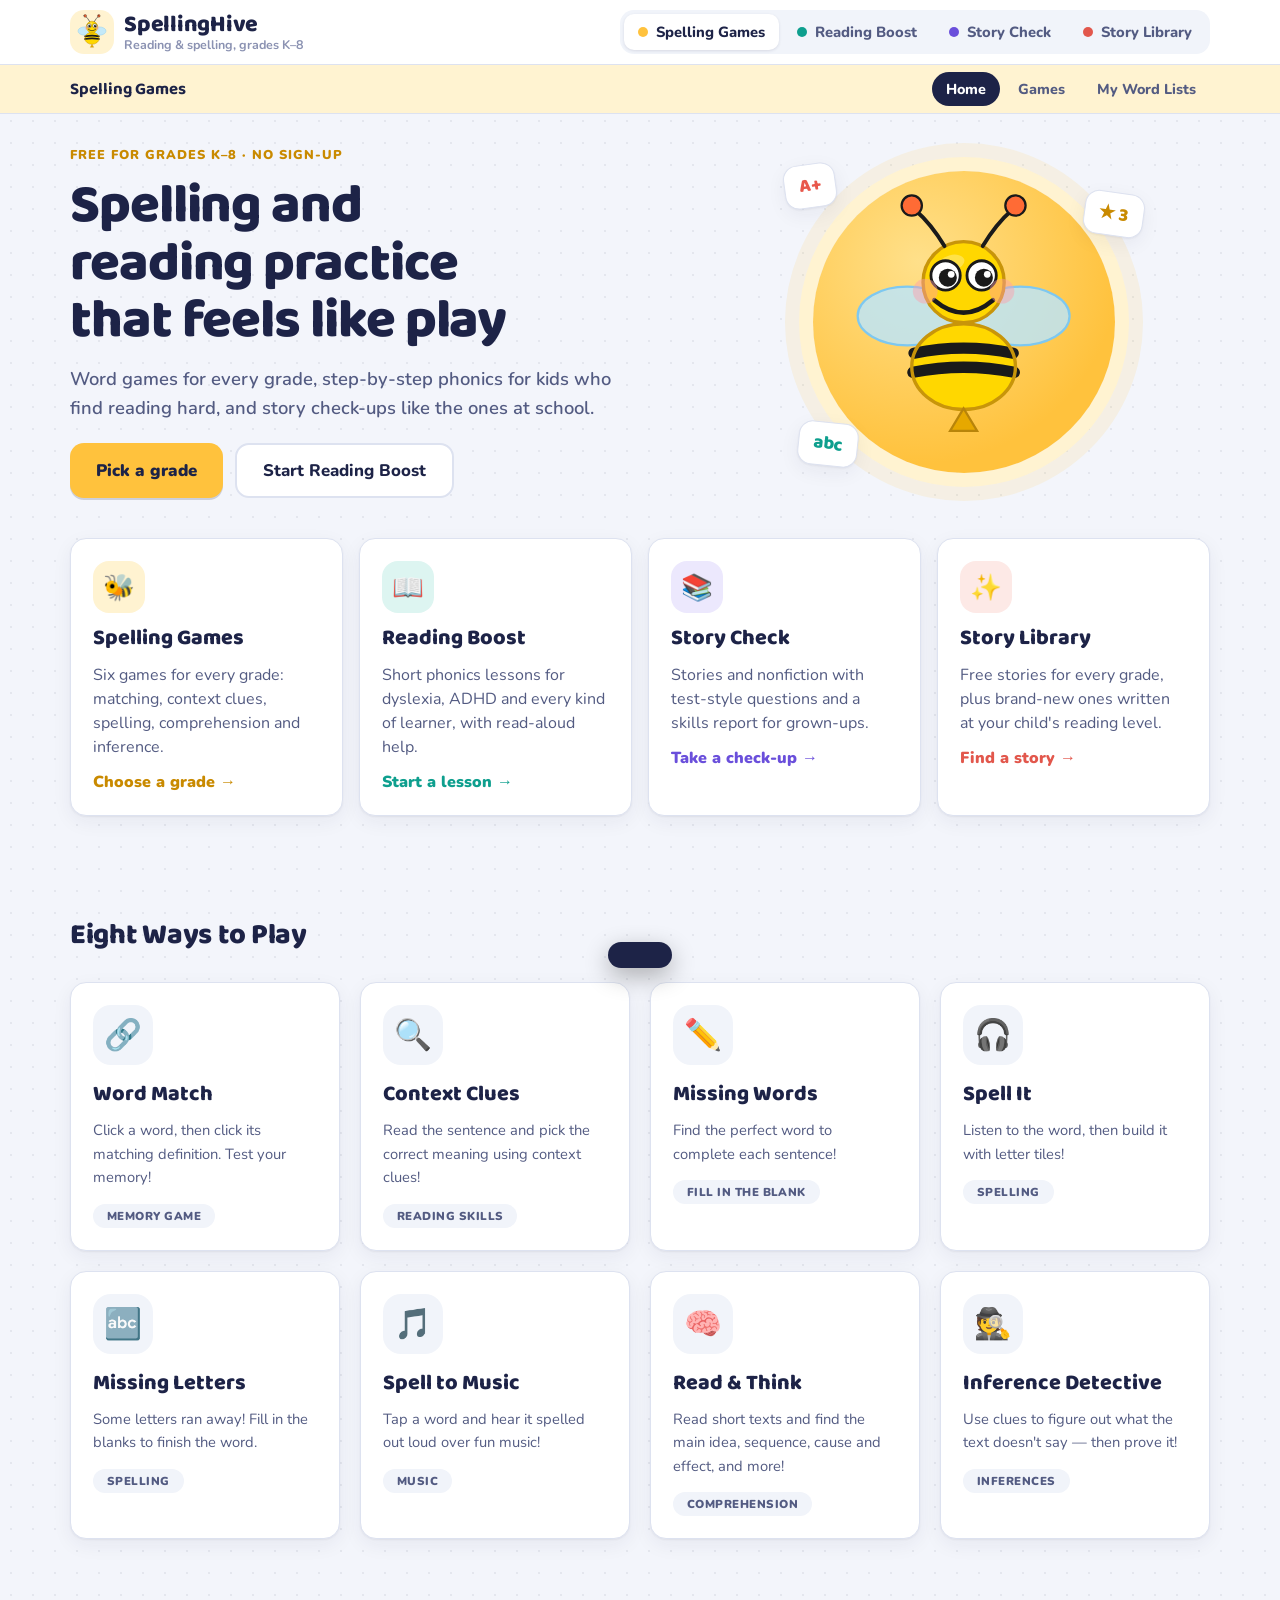
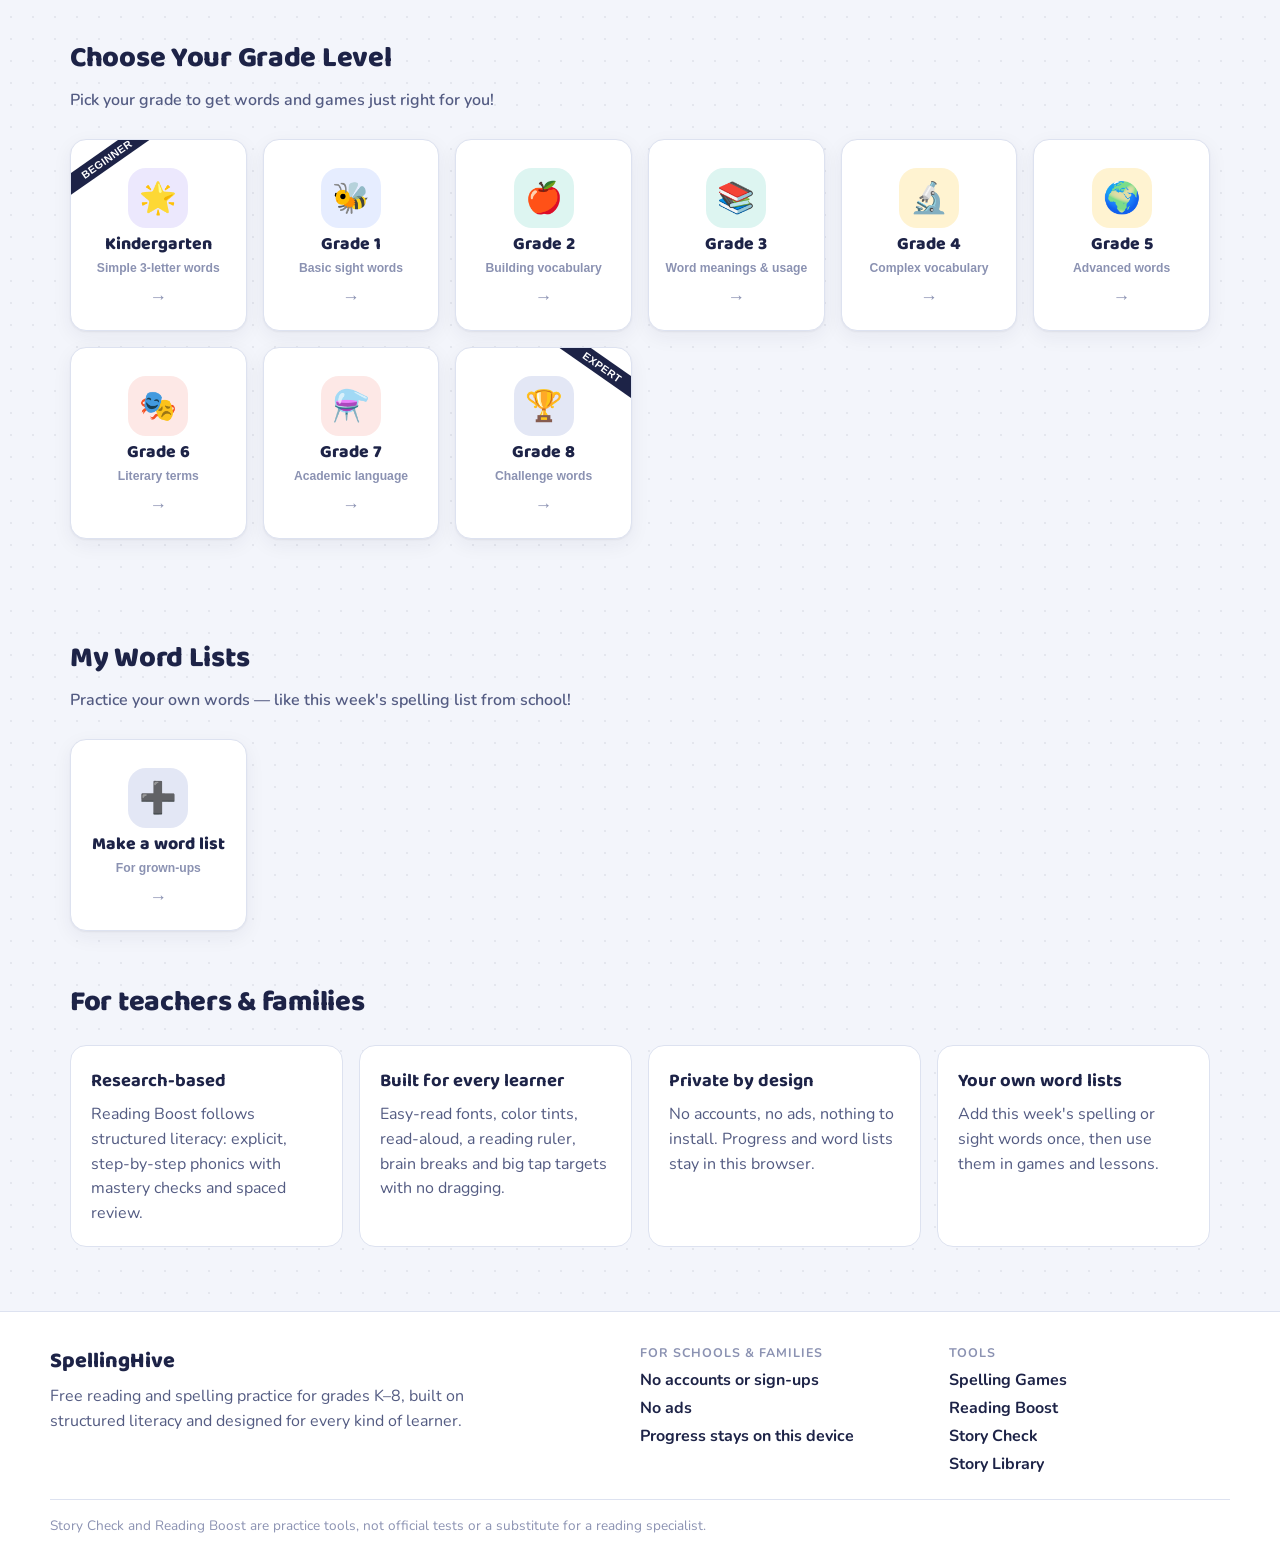
<file: index.html>
<!DOCTYPE html>
<html lang="en">
<head>
  <meta charset="UTF-8" />
  <meta name="viewport" content="width=device-width, initial-scale=1.0" />
  <title>SpellingHive</title>
  <link rel="preconnect" href="https://fonts.googleapis.com" />
  <link rel="preconnect" href="https://fonts.gstatic.com" crossorigin />
  <link href="https://fonts.googleapis.com/css2?family=Baloo+2:wght@500;600;700;800&family=Nunito:wght@400;600;700;800;900&display=swap" rel="stylesheet" />
  <link rel="stylesheet" href="styles.css" />
  <link rel="stylesheet" href="theme.css" />
</head>
<body data-app="spell">



<!-- Confetti container -->
<div id="confettiContainer" class="confetti-container" aria-hidden="true"></div>

<!-- ===== HEADER ===== -->
<header class="site-header">
  <div class="suite-bar">
    <div class="suite-inner">
      <a class="brand" href="index.html" id="logoHome">
        <span class="brand-mark"><svg class="bee" viewBox="0 0 160 190" xmlns="http://www.w3.org/2000/svg" aria-label="Happy bee mascot">
          <!-- Wings (behind body) -->
          <ellipse cx="42" cy="90" rx="36" ry="22" fill="rgba(186,230,255,0.85)" stroke="#7ec8f0" stroke-width="2" class="wing-left"/>
          <ellipse cx="118" cy="90" rx="36" ry="22" fill="rgba(186,230,255,0.85)" stroke="#7ec8f0" stroke-width="2" class="wing-right"/>
          <!-- Body -->
          <ellipse cx="80" cy="128" rx="38" ry="32" fill="#FFD700"/>
          <!-- Stripes -->
          <path d="M44 118 Q80 111 116 118" stroke="#1a1a1a" stroke-width="9" fill="none" stroke-linecap="round"/>
          <path d="M43 132 Q80 125 117 132" stroke="#1a1a1a" stroke-width="9" fill="none" stroke-linecap="round"/>
          <!-- Body border -->
          <ellipse cx="80" cy="128" rx="38" ry="32" fill="none" stroke="#c8950a" stroke-width="2.5"/>
          <!-- Stinger -->
          <polygon points="80,159 71,176 89,176" fill="#e6a800" stroke="#b8840a" stroke-width="1.5"/>
          <!-- Neck connector -->
          <ellipse cx="80" cy="94" rx="15" ry="11" fill="#FFD700" stroke="#c8950a" stroke-width="2"/>
          <!-- Head -->
          <circle cx="80" cy="68" r="30" fill="#FFD700" stroke="#c8950a" stroke-width="2.5"/>
          <!-- Forehead shine -->
          <ellipse cx="72" cy="52" rx="10" ry="6" fill="rgba(255,255,255,0.3)" transform="rotate(-15,72,52)"/>
          <!-- Eyes -->
          <circle cx="65" cy="62" r="11" fill="white" stroke="#1a1a1a" stroke-width="2"/>
          <circle cx="95" cy="62" r="11" fill="white" stroke="#1a1a1a" stroke-width="2"/>
          <circle cx="67" cy="63" r="6.5" fill="#1a1a1a"/>
          <circle cx="97" cy="63" r="6.5" fill="#1a1a1a"/>
          <!-- Eye shine -->
          <circle cx="70" cy="60" r="2.5" fill="white"/>
          <circle cx="100" cy="60" r="2.5" fill="white"/>
          <!-- Happy smile -->
          <path d="M60 80 Q80 98 100 80" stroke="#1a1a1a" stroke-width="3.5" fill="none" stroke-linecap="round"/>
          <!-- Rosy cheeks -->
          <circle cx="52" cy="74" r="9" fill="#FF9EAB" opacity="0.45"/>
          <circle cx="108" cy="74" r="9" fill="#FF9EAB" opacity="0.45"/>
          <!-- Antennae -->
          <path d="M68 40 Q58 22 46 12" stroke="#1a1a1a" stroke-width="3" fill="none" stroke-linecap="round"/>
          <circle cx="44" cy="10" r="7" fill="#FF6B35" stroke="#1a1a1a" stroke-width="2"/>
          <path d="M92 40 Q102 22 114 12" stroke="#1a1a1a" stroke-width="3" fill="none" stroke-linecap="round"/>
          <circle cx="116" cy="10" r="7" fill="#FF6B35" stroke="#1a1a1a" stroke-width="2"/>
          <!-- Tiny heart on antenna -->
          <text x="38" y="10" font-size="8" text-anchor="middle">♥</text>
          <text x="114" y="10" font-size="8" text-anchor="middle">♥</text>
        </svg></span>
        <span class="brand-text"><span class="brand-name">SpellingHive</span><span class="brand-sub">Reading &amp; spelling, grades K–8</span></span>
      </a>
      <nav class="suite-nav" aria-label="SpellingHive tools">
        <a class="suite-link" data-app="spell" href="index.html" aria-current="page"><span class="app-dot" aria-hidden="true"></span>Spelling Games</a>
        <a class="suite-link" data-app="reading" href="reading.html"><span class="app-dot" aria-hidden="true"></span>Reading Boost</a>
        <a class="suite-link" data-app="story" href="stories.html"><span class="app-dot" aria-hidden="true"></span>Story Check</a>
        <a class="suite-link" data-app="library" href="library.html"><span class="app-dot" aria-hidden="true"></span>Story Library</a>
      </nav>
    </div>
  </div>
  <div class="sub-bar">
    <div class="sub-inner">
      <span class="sub-title">Spelling Games</span>
      <nav class="top-nav" aria-label="Spelling Games sections">
        <button class="nav-btn active" data-view="home">Home</button>
        <button class="nav-btn" data-view="games">Games</button>
        <button class="nav-btn" data-view="lists">My Word Lists</button>
      </nav>
    </div>
  </div>
</header>

<!-- ===== HOME SCREEN ===== -->
<main id="homeScreen" class="screen active">

  <!-- Hero -->
  <section class="hero">
    <div class="hero-copy">
      <p class="eyebrow">Free for grades K–8 · No sign-up</p>
      <h1 class="hero-title">Spelling and reading practice that feels like play</h1>
      <p class="hero-sub">Word games for every grade, step-by-step phonics for kids who find reading hard, and story check-ups like the ones at school.</p>
      <div class="hero-actions">
        <a class="btn-primary" href="#grades">Pick a grade</a>
        <a class="btn-secondary" href="reading.html">Start Reading Boost</a>
      </div>
    </div>
    <div class="hero-art" aria-hidden="true">
      <div class="hero-sun"></div>
      <div class="hero-bee">
      <svg viewBox="0 0 200 230" xmlns="http://www.w3.org/2000/svg">
        <ellipse cx="50" cy="110" rx="44" ry="26" fill="rgba(186,230,255,0.8)" stroke="#7ec8f0" stroke-width="2" class="wing-left"/>
        <ellipse cx="150" cy="110" rx="44" ry="26" fill="rgba(186,230,255,0.8)" stroke="#7ec8f0" stroke-width="2" class="wing-right"/>
        <ellipse cx="100" cy="155" rx="46" ry="38" fill="#FFD700"/>
        <path d="M56 143 Q100 134 144 143" stroke="#1a1a1a" stroke-width="10" fill="none" stroke-linecap="round"/>
        <path d="M55 160 Q100 151 145 160" stroke="#1a1a1a" stroke-width="10" fill="none" stroke-linecap="round"/>
        <ellipse cx="100" cy="155" rx="46" ry="38" fill="none" stroke="#c8950a" stroke-width="3"/>
        <polygon points="100,192 88,212 112,212" fill="#e6a800" stroke="#b8840a" stroke-width="2"/>
        <circle cx="100" cy="80" r="36" fill="#FFD700" stroke="#c8950a" stroke-width="3"/>
        <ellipse cx="89" cy="63" rx="12" ry="7" fill="rgba(255,255,255,0.28)" transform="rotate(-15,89,63)"/>
        <circle cx="84" cy="74" r="13" fill="white" stroke="#1a1a1a" stroke-width="2.5"/>
        <circle cx="116" cy="74" r="13" fill="white" stroke="#1a1a1a" stroke-width="2.5"/>
        <circle cx="86" cy="76" r="8" fill="#1a1a1a"/>
        <circle cx="118" cy="76" r="8" fill="#1a1a1a"/>
        <circle cx="89" cy="73" r="3" fill="white"/>
        <circle cx="121" cy="73" r="3" fill="white"/>
        <path d="M74 96 Q100 118 126 96" stroke="#1a1a1a" stroke-width="4" fill="none" stroke-linecap="round"/>
        <circle cx="66" cy="88" r="11" fill="#FF9EAB" opacity="0.45"/>
        <circle cx="134" cy="88" r="11" fill="#FF9EAB" opacity="0.45"/>
        <path d="M83 48 Q71 28 57 16" stroke="#1a1a1a" stroke-width="3.5" fill="none" stroke-linecap="round"/>
        <circle cx="54" cy="12" r="9" fill="#FF6B35" stroke="#1a1a1a" stroke-width="2"/>
        <path d="M117 48 Q129 28 143 16" stroke="#1a1a1a" stroke-width="3.5" fill="none" stroke-linecap="round"/>
        <circle cx="146" cy="12" r="9" fill="#FF6B35" stroke="#1a1a1a" stroke-width="2"/>
      </svg>
    </div>
      <span class="sticker s1">A+</span>
      <span class="sticker s2">abc</span>
      <span class="sticker s3">★ 3</span>
    </div>
  </section>

  <!-- The three tools -->
  <section class="tools-section" aria-label="SpellingHive tools">
    <a class="tool-card" data-app="spell" href="#grades">
      <span class="tool-icon">🐝</span>
      <span class="tool-name">Spelling Games</span>
      <span class="tool-desc">Six games for every grade: matching, context clues, spelling, comprehension and inference.</span>
      <span class="tool-go">Choose a grade</span>
    </a>
    <a class="tool-card" data-app="reading" href="reading.html">
      <span class="tool-icon">📖</span>
      <span class="tool-name">Reading Boost</span>
      <span class="tool-desc">Short phonics lessons for dyslexia, ADHD and every kind of learner, with read-aloud help.</span>
      <span class="tool-go">Start a lesson</span>
    </a>
    <a class="tool-card" data-app="story" href="stories.html">
      <span class="tool-icon">📚</span>
      <span class="tool-name">Story Check</span>
      <span class="tool-desc">Stories and nonfiction with test-style questions and a skills report for grown-ups.</span>
      <span class="tool-go">Take a check-up</span>
    </a>
    <a class="tool-card" data-app="library" href="library.html">
      <span class="tool-icon">✨</span>
      <span class="tool-name">Story Library</span>
      <span class="tool-desc">Free stories for every grade, plus brand-new ones written at your child's reading level.</span>
      <span class="tool-go">Find a story</span>
    </a>
  </section>

  <!-- Game Types Preview -->
  <section class="games-preview-section">
    <h3 class="section-heading">Eight Ways to Play</h3>
    <div class="games-preview-grid">
      <div class="preview-card pc-blue">
        <div class="pc-icon">🔗</div>
        <h4>Word Match</h4>
        <p>Click a word, then click its matching definition. Test your memory!</p>
        <div class="pc-tag">Memory Game</div>
      </div>
      <div class="preview-card pc-purple">
        <div class="pc-icon">🔍</div>
        <h4>Context Clues</h4>
        <p>Read the sentence and pick the correct meaning using context clues!</p>
        <div class="pc-tag">Reading Skills</div>
      </div>
      <div class="preview-card pc-green">
        <div class="pc-icon">✏️</div>
        <h4>Missing Words</h4>
        <p>Find the perfect word to complete each sentence!</p>
        <div class="pc-tag">Fill in the Blank</div>
      </div>
      <div class="preview-card pc-orange">
        <div class="pc-icon">🎧</div>
        <h4>Spell It</h4>
        <p>Listen to the word, then build it with letter tiles!</p>
        <div class="pc-tag">Spelling</div>
      </div>
      <div class="preview-card pc-blue">
        <div class="pc-icon">🔤</div>
        <h4>Missing Letters</h4>
        <p>Some letters ran away! Fill in the blanks to finish the word.</p>
        <div class="pc-tag">Spelling</div>
      </div>
      <div class="preview-card pc-green">
        <div class="pc-icon">🎵</div>
        <h4>Spell to Music</h4>
        <p>Tap a word and hear it spelled out loud over fun music!</p>
        <div class="pc-tag">Music</div>
      </div>
      <div class="preview-card pc-purple">
        <div class="pc-icon">🧠</div>
        <h4>Read &amp; Think</h4>
        <p>Read short texts and find the main idea, sequence, cause and effect, and more!</p>
        <div class="pc-tag">Comprehension</div>
      </div>
      <div class="preview-card pc-blue">
        <div class="pc-icon">🕵️</div>
        <h4>Inference Detective</h4>
        <p>Use clues to figure out what the text doesn't say — then prove it!</p>
        <div class="pc-tag">Inferences</div>
      </div>
    </div>
  </section>

  <!-- Grade Selection -->
  <section class="grade-section" id="grades">
    <h3 class="section-heading">Choose Your Grade Level</h3>
    <p class="section-sub">Pick your grade to get words and games just right for you!</p>
    <div class="grade-grid">
      <button class="grade-card gc-purple" data-grade="K">
        <div class="gc-ribbon">Beginner</div>
        <div class="gc-icon">🌟</div>
        <div class="gc-name">Kinder&shy;garten</div>
        <div class="gc-desc">Simple 3-letter words</div>
        <div class="gc-arrow">→</div>
      </button>
      <button class="grade-card gc-blue" data-grade="1">
        <div class="gc-icon">🐝</div>
        <div class="gc-name">Grade 1</div>
        <div class="gc-desc">Basic sight words</div>
        <div class="gc-arrow">→</div>
      </button>
      <button class="grade-card gc-teal" data-grade="2">
        <div class="gc-icon">🍎</div>
        <div class="gc-name">Grade 2</div>
        <div class="gc-desc">Building vocabulary</div>
        <div class="gc-arrow">→</div>
      </button>
      <button class="grade-card gc-green" data-grade="3">
        <div class="gc-icon">📚</div>
        <div class="gc-name">Grade 3</div>
        <div class="gc-desc">Word meanings &amp; usage</div>
        <div class="gc-arrow">→</div>
      </button>
      <button class="grade-card gc-yellow" data-grade="4">
        <div class="gc-icon">🔬</div>
        <div class="gc-name">Grade 4</div>
        <div class="gc-desc">Complex vocabulary</div>
        <div class="gc-arrow">→</div>
      </button>
      <button class="grade-card gc-orange" data-grade="5">
        <div class="gc-icon">🌍</div>
        <div class="gc-name">Grade 5</div>
        <div class="gc-desc">Advanced words</div>
        <div class="gc-arrow">→</div>
      </button>
      <button class="grade-card gc-coral" data-grade="6">
        <div class="gc-icon">🎭</div>
        <div class="gc-name">Grade 6</div>
        <div class="gc-desc">Literary terms</div>
        <div class="gc-arrow">→</div>
      </button>
      <button class="grade-card gc-pink" data-grade="7">
        <div class="gc-icon">⚗️</div>
        <div class="gc-name">Grade 7</div>
        <div class="gc-desc">Academic language</div>
        <div class="gc-arrow">→</div>
      </button>
      <button class="grade-card gc-navy" data-grade="8">
        <div class="gc-ribbon top-ribbon">Expert</div>
        <div class="gc-icon">🏆</div>
        <div class="gc-name">Grade 8</div>
        <div class="gc-desc">Challenge words</div>
        <div class="gc-arrow">→</div>
      </button>
    </div>
  </section>

  <!-- Grown-ups' own word lists -->
  <section class="grade-section mylists-section">
    <h3 class="section-heading">My Word Lists</h3>
    <p class="section-sub">Practice your own words — like this week's spelling list from school!</p>
    <div class="grade-grid" id="homeLists"></div>
  </section>

  <!-- For teachers & families -->
  <section class="trust-section">
    <h3 class="section-heading">For teachers &amp; families</h3>
    <div class="trust-grid">
      <div class="trust-item">
        <b>Research-based</b>
        <p>Reading Boost follows structured literacy: explicit, step-by-step phonics with mastery checks and spaced review.</p>
      </div>
      <div class="trust-item">
        <b>Built for every learner</b>
        <p>Easy-read fonts, color tints, read-aloud, a reading ruler, brain breaks and big tap targets with no dragging.</p>
      </div>
      <div class="trust-item">
        <b>Private by design</b>
        <p>No accounts, no ads, nothing to install. Progress and word lists stay in this browser.</p>
      </div>
      <div class="trust-item">
        <b>Your own word lists</b>
        <p>Add this week's spelling or sight words once, then use them in games and lessons.</p>
      </div>
    </div>
  </section>

</main>

<!-- ===== GAME SELECT SCREEN ===== -->
<main id="gamesScreen" class="screen">
  <div class="inner-wrap">
    <div class="screen-topbar">
      <button class="back-btn" id="backFromGames">
        <span class="back-arrow">←</span> Back
      </button>
      <h2 id="gradeTitle" class="screen-title">Kindergarten — Choose a Game</h2>
    </div>

    <p class="screen-sub">Pick a game and start practicing your spelling words!</p>

    <section class="source-bar" aria-label="Which words to practice">
      <div class="source-label">Practice with</div>
      <div class="source-modes" role="radiogroup" aria-label="Word source">
        <button type="button" class="source-btn" role="radio" data-source="list">
          <b>📝 My word list</b><small>Only your saved words</small>
        </button>
        <button type="button" class="source-btn" role="radio" data-source="random">
          <b>🎲 Random words</b><small>Grade-level words</small>
        </button>
        <button type="button" class="source-btn" role="radio" data-source="mixed">
          <b>🔀 Mixed</b><small>Your list + random words</small>
        </button>
      </div>
      <div class="source-pickers">
        <label class="source-pick" id="sourceListWrap">Word list
          <select id="sourceList"></select>
        </label>
        <label class="source-pick" id="sourceGradeWrap">Grade
          <select id="sourceGrade">
            <option value="K">Kindergarten</option>
            <option value="1">Grade 1</option><option value="2">Grade 2</option><option value="3">Grade 3</option>
            <option value="4">Grade 4</option><option value="5">Grade 5</option><option value="6">Grade 6</option>
            <option value="7">Grade 7</option><option value="8">Grade 8</option>
          </select>
        </label>
      </div>
      <p class="source-hint" id="sourceHint" role="status"></p>
    </section>

    <div class="online-bar">
      <label class="online-toggle">
        <input type="checkbox" id="onlineToggle" />
        <span>🌐 Mix in fresh words from the internet</span>
      </label>
      <span id="onlineStatus" class="online-status" role="status"></span>
    </div>

    <div class="game-select-grid">
      <button class="game-sel-card gsc-blue" data-game="match">
        <div class="gsc-header">
          <div class="gsc-icon">🔗</div>
          <div class="gsc-badge">Memory</div>
        </div>
        <h3>Word Match</h3>
        <p>Click a word, then click its matching definition. Can you match them all?</p>
        <div class="gsc-info">
          <span>⏱ ~3 min</span>
          <span>📋 8 Words</span>
        </div>
        <div class="gsc-play-btn">Play Now →</div>
      </button>

      <button class="game-sel-card gsc-purple" data-game="context">
        <div class="gsc-header">
          <div class="gsc-icon">🔍</div>
          <div class="gsc-badge">Reading</div>
        </div>
        <h3>Context Clues</h3>
        <p>Read each sentence and use clues to figure out what the word means!</p>
        <div class="gsc-info">
          <span>⏱ ~4 min</span>
          <span>📋 8 Rounds</span>
        </div>
        <div class="gsc-play-btn">Play Now →</div>
      </button>

      <button class="game-sel-card gsc-green" data-game="missing">
        <div class="gsc-header">
          <div class="gsc-icon">✏️</div>
          <div class="gsc-badge">Fill-In</div>
        </div>
        <h3>Missing Words</h3>
        <p>Choose the word that completes each sentence perfectly!</p>
        <div class="gsc-info">
          <span>⏱ ~4 min</span>
          <span>📋 8 Rounds</span>
        </div>
        <div class="gsc-play-btn">Play Now →</div>
      </button>

      <button class="game-sel-card gsc-orange" data-game="spell">
        <div class="gsc-header">
          <div class="gsc-icon">🎧</div>
          <div class="gsc-badge">Spelling</div>
        </div>
        <h3>Spell It</h3>
        <p>Listen to the word, then tap the letters to spell it. You can type, too!</p>
        <div class="gsc-info">
          <span>⏱ ~4 min</span>
          <span>📋 8 Words</span>
        </div>
        <div class="gsc-play-btn">Play Now →</div>
      </button>

      <button class="game-sel-card gsc-blue" data-game="letters">
        <div class="gsc-header">
          <div class="gsc-icon">🔤</div>
          <div class="gsc-badge">Spelling</div>
        </div>
        <h3>Missing Letters</h3>
        <p>Some letters are missing! Listen to the word and fill in the blanks.</p>
        <div class="gsc-info">
          <span>⏱ ~3 min</span>
          <span>📋 8 Words</span>
        </div>
        <div class="gsc-play-btn">Play Now →</div>
      </button>

      <button class="game-sel-card gsc-green" data-game="sing">
        <div class="gsc-header">
          <div class="gsc-icon">🎵</div>
          <div class="gsc-badge">Music</div>
        </div>
        <h3>Spell to Music</h3>
        <p>Tap a word and hear each letter said out loud over the music. Say the letters along!</p>
        <div class="gsc-info">
          <span>⏱ ~3 min</span>
          <span>📋 8–12 Words</span>
        </div>
        <div class="gsc-play-btn">Play Now →</div>
      </button>

      <button class="game-sel-card gsc-purple" data-game="think">
        <div class="gsc-header">
          <div class="gsc-icon">🧠</div>
          <div class="gsc-badge">Comprehension</div>
        </div>
        <h3>Read &amp; Think</h3>
        <p>Read a short text and answer: main idea, sequence, cause and effect, context clues and more.</p>
        <div class="gsc-info">
          <span>⏱ ~6 min</span>
          <span>📋 8 Texts</span>
        </div>
        <div class="gsc-play-btn">Play Now →</div>
      </button>

      <button class="game-sel-card gsc-blue" data-game="infer">
        <div class="gsc-header">
          <div class="gsc-icon">🕵️</div>
          <div class="gsc-badge">Inferences</div>
        </div>
        <h3>Inference Detective</h3>
        <p>Read the clues, figure out what the text doesn't say, then find the clue that proves it!</p>
        <div class="gsc-info">
          <span>⏱ ~6 min</span>
          <span>📋 8 Cases</span>
        </div>
        <div class="gsc-play-btn">Play Now →</div>
      </button>
    </div>
  </div>
</main>

<!-- ===== MY WORD LISTS (grown-ups) ===== -->
<main id="listsScreen" class="screen">
  <div class="inner-wrap">
    <div class="screen-topbar">
      <button class="back-btn" id="backFromLists">
        <span class="back-arrow">←</span> Back
      </button>
      <h2 class="screen-title">📝 My Word Lists</h2>
    </div>
    <p class="screen-sub">Grown-ups: add your child's words here. Lists are saved on this device and also show up in Reading Boost.</p>
    <div id="listEditor" class="list-editor-card"></div>
  </div>
</main>

<!-- ===== PRACTICE / GAME SCREEN ===== -->
<main id="practiceScreen" class="screen">
  <div class="inner-wrap">
    <div class="screen-topbar">
      <button class="back-btn" id="backFromPractice">
        <span class="back-arrow">←</span> Back
      </button>
      <h2 id="gameTitle" class="screen-title">Word Match</h2>
      <div class="score-pill">
        <span class="score-star">⭐</span>
        <span id="scoreDisplay">0</span>/<span id="totalDisplay">0</span>
      </div>
    </div>

    <!-- Progress bar with bee -->
    <div class="progress-wrap">
      <div class="progress-track">
        <div class="progress-fill" id="progressBar" style="width:0%"></div>
      </div>
      <div class="progress-bee" id="progressBee">🐝</div>
    </div>

    <!-- Game area -->
    <div id="gameArea"></div>

    <!-- Result screen -->
    <div id="resultArea" class="result-area hidden">
      <div class="result-bee-wrap">
        <svg class="bee bee-celebrate" viewBox="0 0 160 190" xmlns="http://www.w3.org/2000/svg">
          <ellipse cx="42" cy="90" rx="36" ry="22" fill="rgba(186,230,255,0.85)" stroke="#7ec8f0" stroke-width="2" class="wing-left"/>
          <ellipse cx="118" cy="90" rx="36" ry="22" fill="rgba(186,230,255,0.85)" stroke="#7ec8f0" stroke-width="2" class="wing-right"/>
          <ellipse cx="80" cy="128" rx="38" ry="32" fill="#FFD700"/>
          <path d="M44 118 Q80 111 116 118" stroke="#1a1a1a" stroke-width="9" fill="none" stroke-linecap="round"/>
          <path d="M43 132 Q80 125 117 132" stroke="#1a1a1a" stroke-width="9" fill="none" stroke-linecap="round"/>
          <ellipse cx="80" cy="128" rx="38" ry="32" fill="none" stroke="#c8950a" stroke-width="2.5"/>
          <polygon points="80,159 71,176 89,176" fill="#e6a800" stroke="#b8840a" stroke-width="1.5"/>
          <ellipse cx="80" cy="94" rx="15" ry="11" fill="#FFD700" stroke="#c8950a" stroke-width="2"/>
          <circle cx="80" cy="68" r="30" fill="#FFD700" stroke="#c8950a" stroke-width="2.5"/>
          <circle cx="65" cy="62" r="11" fill="white" stroke="#1a1a1a" stroke-width="2"/>
          <circle cx="95" cy="62" r="11" fill="white" stroke="#1a1a1a" stroke-width="2"/>
          <circle cx="67" cy="63" r="6.5" fill="#1a1a1a"/>
          <circle cx="97" cy="63" r="6.5" fill="#1a1a1a"/>
          <circle cx="70" cy="60" r="2.5" fill="white"/>
          <circle cx="100" cy="60" r="2.5" fill="white"/>
          <!-- Big celebrate smile -->
          <path d="M58 82 Q80 102 102 82" stroke="#1a1a1a" stroke-width="3.5" fill="none" stroke-linecap="round"/>
          <circle cx="52" cy="74" r="9" fill="#FF9EAB" opacity="0.45"/>
          <circle cx="108" cy="74" r="9" fill="#FF9EAB" opacity="0.45"/>
          <path d="M68 40 Q58 22 46 12" stroke="#1a1a1a" stroke-width="3" fill="none" stroke-linecap="round"/>
          <circle cx="44" cy="10" r="7" fill="#FF6B35" stroke="#1a1a1a" stroke-width="2"/>
          <path d="M92 40 Q102 22 114 12" stroke="#1a1a1a" stroke-width="3" fill="none" stroke-linecap="round"/>
          <circle cx="116" cy="10" r="7" fill="#FF6B35" stroke="#1a1a1a" stroke-width="2"/>
          <text x="6" y="28" font-size="16" class="sparkle">🎉</text>
          <text x="128" y="22" font-size="14" class="sparkle2">⭐</text>
        </svg>
      </div>
      <h2 id="resultTitle" class="result-title">Great job!</h2>
      <p id="resultMessage" class="result-msg"></p>
      <div class="result-stars" id="resultStars"></div>
      <div class="result-buttons">
        <button class="btn-primary" id="playAgainBtn">🔄 Play Again</button>
        <button class="btn-secondary" id="chooseGameBtn">🎮 Choose Game</button>
        <button class="btn-outline" id="homeBtn">🏠 Home</button>
      </div>
    </div>
  </div>
</main>

<!-- Toast notification -->
<div class="toast" id="toast" role="status" aria-live="polite"></div>

<!-- Footer -->
<footer class="site-footer">
  <div class="footer-inner">
    <div class="footer-brand">
      <b>SpellingHive</b>
      <p>Free reading and spelling practice for grades K–8, built on structured literacy and designed for every kind of learner.</p>
    </div>
    <div class="footer-col">
      <h4>For schools &amp; families</h4>
      <ul>
        <li>No accounts or sign-ups</li>
        <li>No ads</li>
        <li>Progress stays on this device</li>
      </ul>
    </div>
    <div class="footer-col">
      <h4>Tools</h4>
      <ul>
        <li><a href="index.html">Spelling Games</a></li>
        <li><a href="reading.html">Reading Boost</a></li>
        <li><a href="stories.html">Story Check</a></li>
        <li><a href="library.html">Story Library</a></li>
      </ul>
    </div>
  </div>
  <p class="footer-note">Story Check and Reading Boost are practice tools, not official tests or a substitute for a reading specialist.</p>
</footer>

<script src="ui.js"></script>
<script src="words-data.js"></script>
<script src="online-words.js"></script>
<script src="word-lists.js"></script>
<script src="comprehension.js"></script>
<script src="app.js"></script>
</body>
</html>
</file>
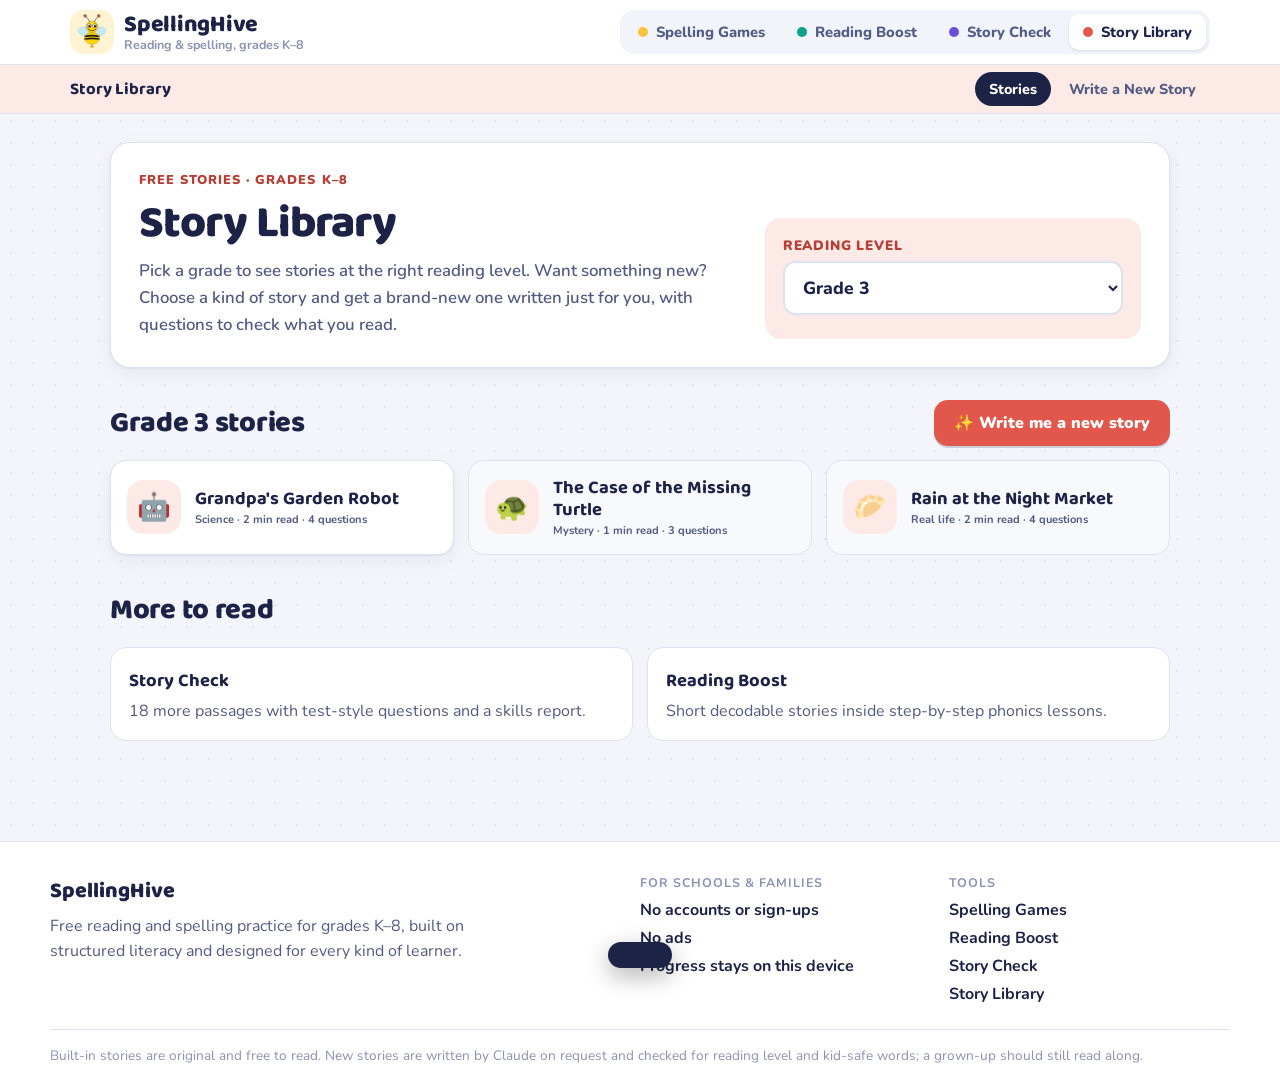
<file: library.html>
<!DOCTYPE html>
<html lang="en">
<head>
  <meta charset="UTF-8" />
  <meta name="viewport" content="width=device-width, initial-scale=1.0" />
  <title>Story Library</title>
  <meta name="description" content="Free read-for-fun stories for grades K-8, plus brand-new stories written at your child's reading level, each with comprehension questions." />
  <link rel="preconnect" href="https://fonts.googleapis.com" />
  <link rel="preconnect" href="https://fonts.gstatic.com" crossorigin />
  <link href="https://fonts.googleapis.com/css2?family=Baloo+2:wght@500;600;700;800&family=Nunito:wght@400;600;700;800;900&family=Lexend:wght@400;600;700&family=Atkinson+Hyperlegible:wght@400;700&display=swap" rel="stylesheet" />
  <link rel="stylesheet" href="styles.css" />
  <link rel="stylesheet" href="library.css" />
  <link rel="stylesheet" href="theme.css" />
</head>
<body data-app="library">

<!-- ===== HEADER ===== -->
<header class="site-header">
  <div class="suite-bar">
    <div class="suite-inner">
      <a class="brand" href="index.html">
        <span class="brand-mark"><svg class="bee" viewBox="0 0 160 190" xmlns="http://www.w3.org/2000/svg" aria-label="Happy bee mascot">
          <!-- Wings (behind body) -->
          <ellipse cx="42" cy="90" rx="36" ry="22" fill="rgba(186,230,255,0.85)" stroke="#7ec8f0" stroke-width="2" class="wing-left"/>
          <ellipse cx="118" cy="90" rx="36" ry="22" fill="rgba(186,230,255,0.85)" stroke="#7ec8f0" stroke-width="2" class="wing-right"/>
          <!-- Body -->
          <ellipse cx="80" cy="128" rx="38" ry="32" fill="#FFD700"/>
          <!-- Stripes -->
          <path d="M44 118 Q80 111 116 118" stroke="#1a1a1a" stroke-width="9" fill="none" stroke-linecap="round"/>
          <path d="M43 132 Q80 125 117 132" stroke="#1a1a1a" stroke-width="9" fill="none" stroke-linecap="round"/>
          <!-- Body border -->
          <ellipse cx="80" cy="128" rx="38" ry="32" fill="none" stroke="#c8950a" stroke-width="2.5"/>
          <!-- Stinger -->
          <polygon points="80,159 71,176 89,176" fill="#e6a800" stroke="#b8840a" stroke-width="1.5"/>
          <!-- Neck connector -->
          <ellipse cx="80" cy="94" rx="15" ry="11" fill="#FFD700" stroke="#c8950a" stroke-width="2"/>
          <!-- Head -->
          <circle cx="80" cy="68" r="30" fill="#FFD700" stroke="#c8950a" stroke-width="2.5"/>
          <!-- Forehead shine -->
          <ellipse cx="72" cy="52" rx="10" ry="6" fill="rgba(255,255,255,0.3)" transform="rotate(-15,72,52)"/>
          <!-- Eyes -->
          <circle cx="65" cy="62" r="11" fill="white" stroke="#1a1a1a" stroke-width="2"/>
          <circle cx="95" cy="62" r="11" fill="white" stroke="#1a1a1a" stroke-width="2"/>
          <circle cx="67" cy="63" r="6.5" fill="#1a1a1a"/>
          <circle cx="97" cy="63" r="6.5" fill="#1a1a1a"/>
          <!-- Eye shine -->
          <circle cx="70" cy="60" r="2.5" fill="white"/>
          <circle cx="100" cy="60" r="2.5" fill="white"/>
          <!-- Happy smile -->
          <path d="M60 80 Q80 98 100 80" stroke="#1a1a1a" stroke-width="3.5" fill="none" stroke-linecap="round"/>
          <!-- Rosy cheeks -->
          <circle cx="52" cy="74" r="9" fill="#FF9EAB" opacity="0.45"/>
          <circle cx="108" cy="74" r="9" fill="#FF9EAB" opacity="0.45"/>
          <!-- Antennae -->
          <path d="M68 40 Q58 22 46 12" stroke="#1a1a1a" stroke-width="3" fill="none" stroke-linecap="round"/>
          <circle cx="44" cy="10" r="7" fill="#FF6B35" stroke="#1a1a1a" stroke-width="2"/>
          <path d="M92 40 Q102 22 114 12" stroke="#1a1a1a" stroke-width="3" fill="none" stroke-linecap="round"/>
          <circle cx="116" cy="10" r="7" fill="#FF6B35" stroke="#1a1a1a" stroke-width="2"/>
          <!-- Tiny heart on antenna -->
          <text x="38" y="10" font-size="8" text-anchor="middle">♥</text>
          <text x="114" y="10" font-size="8" text-anchor="middle">♥</text>
        </svg></span>
        <span class="brand-text"><span class="brand-name">SpellingHive</span><span class="brand-sub">Reading &amp; spelling, grades K–8</span></span>
      </a>
      <nav class="suite-nav" aria-label="SpellingHive tools">
        <a class="suite-link" data-app="spell" href="index.html"><span class="app-dot" aria-hidden="true"></span>Spelling Games</a>
        <a class="suite-link" data-app="reading" href="reading.html"><span class="app-dot" aria-hidden="true"></span>Reading Boost</a>
        <a class="suite-link" data-app="story" href="stories.html"><span class="app-dot" aria-hidden="true"></span>Story Check</a>
        <a class="suite-link" data-app="library" href="library.html" aria-current="page"><span class="app-dot" aria-hidden="true"></span>Story Library</a>
      </nav>
    </div>
  </div>
  <div class="sub-bar">
    <div class="sub-inner">
      <span class="sub-title">Story Library</span>
      <nav class="top-nav" aria-label="Story Library sections">
        <button class="nav-btn active" id="navShelf">Stories</button>
        <button class="nav-btn" id="navWrite">Write a New Story</button>
      </nav>
    </div>
  </div>
</header>

<!-- ===== SHELF ===== -->
<main id="shelfScreen" class="screen active">
  <div class="inner-wrap lib-wrap">
    <section class="lib-hero">
      <div class="lib-hero-copy">
        <p class="eyebrow">Free stories · Grades K–8</p>
        <h1 class="hero-title">Story Library</h1>
        <p class="hero-sub">Pick a grade to see stories at the right reading level. Want something new? Choose a kind of story and get a brand-new one written just for you, with questions to check what you read.</p>
      </div>
      <div class="lib-grade-picker">
        <label for="libGrade">Reading level</label>
        <select id="libGrade"></select>
        <p class="lib-reader" id="libReader"></p>
      </div>
    </section>

    <section class="lib-shelf">
      <div class="lib-shelf-head">
        <h2 class="section-heading" id="shelfTitle">Stories</h2>
        <button class="btn-primary" id="openWriter">✨ Write me a new story</button>
      </div>
      <div class="lib-grid" id="shelfGrid"></div>
    </section>

    <section class="lib-shelf" id="mineSection">
      <h2 class="section-heading">My new stories</h2>
      <p class="section-sub">Stories written for you are saved here on this device.</p>
      <div class="lib-grid" id="mineGrid"></div>
    </section>

    <section class="lib-shelf">
      <h2 class="section-heading">More to read</h2>
      <div class="lib-more">
        <a class="lib-more-card" href="stories.html"><b>Story Check</b><span>18 more passages with test-style questions and a skills report.</span></a>
        <a class="lib-more-card" href="reading.html"><b>Reading Boost</b><span>Short decodable stories inside step-by-step phonics lessons.</span></a>
      </div>
    </section>
  </div>
</main>

<!-- ===== WRITE A NEW STORY ===== -->
<main id="writeScreen" class="screen">
  <div class="inner-wrap lib-wrap">
    <div class="screen-topbar">
      <button class="back-btn" id="backFromWrite"><span class="back-arrow">←</span> Library</button>
      <h2 class="screen-title">Write a New Story</h2>
    </div>
    <form class="lib-writer" id="writerForm" autocomplete="off">
      <div class="lib-field">
        <span class="lib-label">1. Reading level</span>
        <select id="writeGrade" aria-label="Reading level"></select>
      </div>
      <fieldset class="lib-field">
        <legend class="lib-label">2. What kind of story?</legend>
        <div class="lib-genres" id="genreGrid"></div>
      </fieldset>
      <div class="lib-field">
        <label class="lib-label" for="writeTopic">3. What should it be about? <small>(optional)</small></label>
        <input id="writeTopic" maxlength="60" placeholder="e.g. a puppy who is afraid of the rain" />
      </div>
      <fieldset class="lib-field">
        <legend class="lib-label">4. How long?</legend>
        <div class="lib-lengths">
          <label><input type="radio" name="writeLength" value="short" checked /> <span>Short</span></label>
          <label><input type="radio" name="writeLength" value="long" /> <span>Longer</span></label>
        </div>
      </fieldset>
      <button type="submit" class="btn-primary lib-go" id="writeBtn">✨ Write my story</button>
      <div class="lib-status" id="writeStatus" role="status" aria-live="polite"></div>
    </form>
  </div>
</main>

<!-- ===== READ ===== -->
<main id="readScreen" class="screen">
  <div class="inner-wrap lib-wrap">
    <div class="screen-topbar">
      <button class="back-btn" id="backFromRead"><span class="back-arrow">←</span> Library</button>
      <h2 class="screen-title" id="readTitle">Story</h2>
    </div>
    <div class="lib-tools" role="toolbar" aria-label="Reading tools">
      <button class="sc-tool" id="toolListen" aria-pressed="false">🔊 Read to me</button>
      <button class="sc-tool" id="toolEasy" aria-pressed="false">Aa Easy-read font</button>
      <button class="sc-tool" id="toolBigger">A+ Text size</button>
    </div>
    <article class="lib-story" id="storyBody"></article>
    <section class="lib-questions" id="questionBox"></section>
  </div>
</main>

<div class="toast" id="toast" role="status" aria-live="polite"></div>
<div id="confettiContainer" class="confetti-container" aria-hidden="true"></div>

<footer class="site-footer">
  <div class="footer-inner">
    <div class="footer-brand">
      <b>SpellingHive</b>
      <p>Free reading and spelling practice for grades K–8, built on structured literacy and designed for every kind of learner.</p>
    </div>
    <div class="footer-col">
      <h4>For schools &amp; families</h4>
      <ul>
        <li>No accounts or sign-ups</li>
        <li>No ads</li>
        <li>Progress stays on this device</li>
      </ul>
    </div>
    <div class="footer-col">
      <h4>Tools</h4>
      <ul>
        <li><a href="index.html">Spelling Games</a></li>
        <li><a href="reading.html">Reading Boost</a></li>
        <li><a href="stories.html">Story Check</a></li>
        <li><a href="library.html">Story Library</a></li>
      </ul>
    </div>
  </div>
  <p class="footer-note">Built-in stories are original and free to read. New stories are written by Claude on request and checked for reading level and kid-safe words; a grown-up should still read along.</p>
</footer>

<script src="ui.js"></script>
<script src="online-words.js"></script>
<script src="comprehension.js"></script>
<script src="library-data.js"></script>
<script src="library.js"></script>
</body>
</html>
</file>
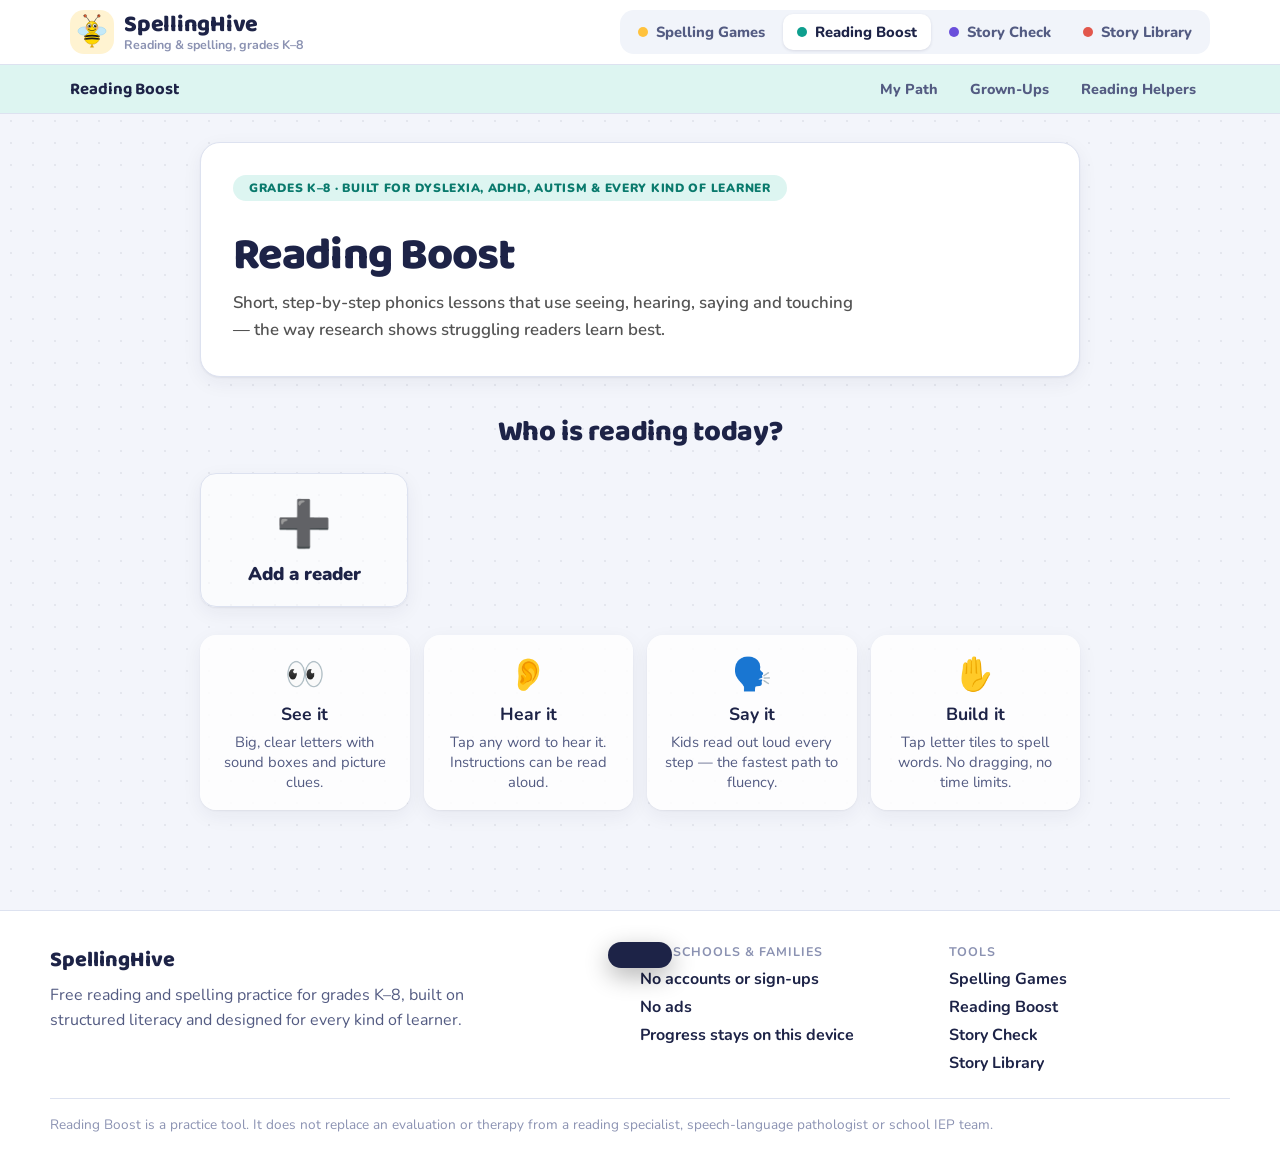
<file: reading.html>
<!DOCTYPE html>
<html lang="en">
<head>
  <meta charset="UTF-8" />
  <meta name="viewport" content="width=device-width, initial-scale=1.0" />
  <title>Reading Boost</title>
  <meta name="description" content="A structured, multisensory phonics program that helps kids with dyslexia, ADHD and other learning differences build reading skills fast." />
  <link rel="preconnect" href="https://fonts.googleapis.com" />
  <link rel="preconnect" href="https://fonts.gstatic.com" crossorigin />
  <link href="https://fonts.googleapis.com/css2?family=Baloo+2:wght@500;600;700;800&family=Nunito:wght@400;600;700;800;900&family=Lexend:wght@400;600;700&family=Atkinson+Hyperlegible:wght@400;700&display=swap" rel="stylesheet" />
  <link rel="stylesheet" href="styles.css" />
  <link rel="stylesheet" href="reading.css" />
  <link rel="stylesheet" href="theme.css" />
</head>
<body data-app="reading">

<div id="confettiContainer" class="confetti-container" aria-hidden="true"></div>

<!-- ===== HEADER ===== -->
<header class="site-header">
  <div class="suite-bar">
    <div class="suite-inner">
      <a class="brand" href="index.html">
        <span class="brand-mark"><svg class="bee" viewBox="0 0 160 190" xmlns="http://www.w3.org/2000/svg" aria-label="Happy bee mascot">
          <!-- Wings (behind body) -->
          <ellipse cx="42" cy="90" rx="36" ry="22" fill="rgba(186,230,255,0.85)" stroke="#7ec8f0" stroke-width="2" class="wing-left"/>
          <ellipse cx="118" cy="90" rx="36" ry="22" fill="rgba(186,230,255,0.85)" stroke="#7ec8f0" stroke-width="2" class="wing-right"/>
          <!-- Body -->
          <ellipse cx="80" cy="128" rx="38" ry="32" fill="#FFD700"/>
          <!-- Stripes -->
          <path d="M44 118 Q80 111 116 118" stroke="#1a1a1a" stroke-width="9" fill="none" stroke-linecap="round"/>
          <path d="M43 132 Q80 125 117 132" stroke="#1a1a1a" stroke-width="9" fill="none" stroke-linecap="round"/>
          <!-- Body border -->
          <ellipse cx="80" cy="128" rx="38" ry="32" fill="none" stroke="#c8950a" stroke-width="2.5"/>
          <!-- Stinger -->
          <polygon points="80,159 71,176 89,176" fill="#e6a800" stroke="#b8840a" stroke-width="1.5"/>
          <!-- Neck connector -->
          <ellipse cx="80" cy="94" rx="15" ry="11" fill="#FFD700" stroke="#c8950a" stroke-width="2"/>
          <!-- Head -->
          <circle cx="80" cy="68" r="30" fill="#FFD700" stroke="#c8950a" stroke-width="2.5"/>
          <!-- Forehead shine -->
          <ellipse cx="72" cy="52" rx="10" ry="6" fill="rgba(255,255,255,0.3)" transform="rotate(-15,72,52)"/>
          <!-- Eyes -->
          <circle cx="65" cy="62" r="11" fill="white" stroke="#1a1a1a" stroke-width="2"/>
          <circle cx="95" cy="62" r="11" fill="white" stroke="#1a1a1a" stroke-width="2"/>
          <circle cx="67" cy="63" r="6.5" fill="#1a1a1a"/>
          <circle cx="97" cy="63" r="6.5" fill="#1a1a1a"/>
          <!-- Eye shine -->
          <circle cx="70" cy="60" r="2.5" fill="white"/>
          <circle cx="100" cy="60" r="2.5" fill="white"/>
          <!-- Happy smile -->
          <path d="M60 80 Q80 98 100 80" stroke="#1a1a1a" stroke-width="3.5" fill="none" stroke-linecap="round"/>
          <!-- Rosy cheeks -->
          <circle cx="52" cy="74" r="9" fill="#FF9EAB" opacity="0.45"/>
          <circle cx="108" cy="74" r="9" fill="#FF9EAB" opacity="0.45"/>
          <!-- Antennae -->
          <path d="M68 40 Q58 22 46 12" stroke="#1a1a1a" stroke-width="3" fill="none" stroke-linecap="round"/>
          <circle cx="44" cy="10" r="7" fill="#FF6B35" stroke="#1a1a1a" stroke-width="2"/>
          <path d="M92 40 Q102 22 114 12" stroke="#1a1a1a" stroke-width="3" fill="none" stroke-linecap="round"/>
          <circle cx="116" cy="10" r="7" fill="#FF6B35" stroke="#1a1a1a" stroke-width="2"/>
          <!-- Tiny heart on antenna -->
          <text x="38" y="10" font-size="8" text-anchor="middle">♥</text>
          <text x="114" y="10" font-size="8" text-anchor="middle">♥</text>
        </svg></span>
        <span class="brand-text"><span class="brand-name">SpellingHive</span><span class="brand-sub">Reading &amp; spelling, grades K–8</span></span>
      </a>
      <nav class="suite-nav" aria-label="SpellingHive tools">
        <a class="suite-link" data-app="spell" href="index.html"><span class="app-dot" aria-hidden="true"></span>Spelling Games</a>
        <a class="suite-link" data-app="reading" href="reading.html" aria-current="page"><span class="app-dot" aria-hidden="true"></span>Reading Boost</a>
        <a class="suite-link" data-app="story" href="stories.html"><span class="app-dot" aria-hidden="true"></span>Story Check</a>
        <a class="suite-link" data-app="library" href="library.html"><span class="app-dot" aria-hidden="true"></span>Story Library</a>
      </nav>
    </div>
  </div>
  <div class="sub-bar">
    <div class="sub-inner">
      <span class="sub-title">Reading Boost</span>
      <nav class="top-nav" aria-label="Reading Boost sections">
        <button class="nav-btn" id="navMap">My Path</button>
        <button class="nav-btn" id="navParent">Grown-Ups</button>
        <button class="nav-btn" id="navSettings" aria-haspopup="dialog">Reading Helpers</button>
      </nav>
    </div>
  </div>
</header>

<!-- ===== PROFILE SCREEN ===== -->
<main id="profileScreen" class="screen rb-screen">
  <div class="inner-wrap">
    <section class="rb-hero">
      <div class="hero-badge">Grades K–8 · Built for dyslexia, ADHD, autism &amp; every kind of learner</div>
      <h1 class="hero-title">Reading Boost</h1>
      <p class="hero-sub">Short, step-by-step phonics lessons that use seeing, hearing, saying and touching — the way research shows struggling readers learn best.</p>
    </section>

    <h2 class="section-heading">Who is reading today?</h2>
    <div id="profileGrid" class="profile-grid"></div>

    <form id="newProfileForm" class="new-profile hidden" autocomplete="off">
      <h3>Add a reader</h3>
      <label for="newName">First name</label>
      <input id="newName" maxlength="20" required placeholder="e.g. Maya" />
      <label for="newGrade">Grade in school</label>
      <select id="newGrade" required>
        <option value="K">Kindergarten</option>
        <option value="1" selected>Grade 1</option>
        <option value="2">Grade 2</option>
        <option value="3">Grade 3</option>
        <option value="4">Grade 4</option>
        <option value="5">Grade 5</option>
        <option value="6">Grade 6</option>
        <option value="7">Grade 7</option>
        <option value="8">Grade 8</option>
      </select>
      <fieldset>
        <legend>Pick a buddy</legend>
        <div id="avatarPick" class="avatar-pick"></div>
      </fieldset>
      <div class="row-btns">
        <button type="submit" class="btn-primary">Save reader</button>
        <button type="button" class="btn-outline" id="cancelNewProfile">Cancel</button>
      </div>
    </form>

    <section class="pillars">
      <div class="pillar"><span>👀</span><b>See it</b><p>Big, clear letters with sound boxes and picture clues.</p></div>
      <div class="pillar"><span>👂</span><b>Hear it</b><p>Tap any word to hear it. Instructions can be read aloud.</p></div>
      <div class="pillar"><span>🗣️</span><b>Say it</b><p>Kids read out loud every step — the fastest path to fluency.</p></div>
      <div class="pillar"><span>✋</span><b>Build it</b><p>Tap letter tiles to spell words. No dragging, no time limits.</p></div>
    </section>
  </div>
</main>

<!-- ===== STARTING POINT / PLACEMENT ===== -->
<main id="placeScreen" class="screen rb-screen">
  <div class="inner-wrap" id="placeBody"></div>
</main>

<!-- ===== LEVEL MAP ===== -->
<main id="mapScreen" class="screen rb-screen">
  <div class="inner-wrap">
    <div class="screen-topbar">
      <button class="back-btn" id="switchReader"><span class="back-arrow">←</span> Readers</button>
      <h2 class="screen-title" id="mapTitle">My Reading Path</h2>
      <div class="score-pill"><span class="score-star">⭐</span><span id="mapStars">0</span></div>
    </div>

    <div class="today-card" id="todayCard"></div>
    <ol class="level-path" id="levelPath"></ol>
  </div>
</main>

<!-- ===== LESSON ===== -->
<main id="lessonScreen" class="screen rb-screen">
  <div class="inner-wrap">
    <div class="screen-topbar">
      <button class="back-btn" id="quitLesson"><span class="back-arrow">←</span> Stop</button>
      <h2 class="screen-title" id="lessonTitle">Lesson</h2>
      <div class="score-pill"><span class="score-star">⭐</span><span id="lessonStars">0</span></div>
    </div>
    <div class="step-dots" id="stepDots" aria-label="Lesson steps"></div>
    <div id="activity" class="activity" aria-live="polite"></div>
  </div>
</main>

<!-- ===== GROWN-UPS DASHBOARD ===== -->
<main id="parentScreen" class="screen rb-screen">
  <div class="inner-wrap">
    <div class="screen-topbar">
      <button class="back-btn" id="backFromParent"><span class="back-arrow">←</span> Back</button>
      <h2 class="screen-title">👪 Grown-Ups Corner</h2>
    </div>
    <div id="parentBody"></div>
  </div>
</main>

<!-- ===== SETTINGS DIALOG ===== -->
<dialog id="settingsDialog" class="settings-dialog" aria-labelledby="settingsTitle">
  <form method="dialog" id="settingsForm">
    <h2 id="settingsTitle">⚙️ Reading Helpers</h2>
    <p class="settings-note">Try different helpers to find what makes reading feel easiest. Saved for each reader.</p>

    <label class="set-row">Letter style
      <select name="font">
        <option value="default">Friendly (Nunito)</option>
        <option value="lexend">Easy-read (Lexend)</option>
        <option value="atkinson">Extra-clear (Atkinson Hyperlegible)</option>
      </select>
    </label>

    <label class="set-row">Text size
      <select name="size">
        <option value="m">Medium</option>
        <option value="l">Large</option>
        <option value="xl">Extra large</option>
      </select>
    </label>

    <label class="set-row">Spacing
      <select name="spacing">
        <option value="normal">Normal</option>
        <option value="wide">Wide (less crowding)</option>
      </select>
    </label>

    <div class="set-row">Color tint behind words
      <div class="tint-pick" role="radiogroup" aria-label="Color tint">
        <label><input type="radio" name="tint" value="none" /><span class="tint t-none">None</span></label>
        <label><input type="radio" name="tint" value="cream" /><span class="tint t-cream">Cream</span></label>
        <label><input type="radio" name="tint" value="blue" /><span class="tint t-blue">Blue</span></label>
        <label><input type="radio" name="tint" value="green" /><span class="tint t-green">Green</span></label>
        <label><input type="radio" name="tint" value="peach" /><span class="tint t-peach">Peach</span></label>
        <label><input type="radio" name="tint" value="lilac" /><span class="tint t-lilac">Lilac</span></label>
      </div>
    </div>

    <label class="set-row">Voice speed
      <select name="rate">
        <option value="0.6">Slow</option>
        <option value="0.8">Medium</option>
        <option value="1">Normal</option>
      </select>
    </label>

    <label class="set-check"><input type="checkbox" name="autoRead" /> Read instructions out loud</label>
    <label class="set-check"><input type="checkbox" name="ruler" /> Reading ruler (one line at a time)</label>
    <label class="set-check"><input type="checkbox" name="breaks" /> Brain breaks between activities</label>
    <label class="set-check"><input type="checkbox" name="calm" /> Calm mode (no animations or confetti)</label>
    <label class="set-check"><input type="checkbox" name="quick" /> Short lessons (about 5 minutes)</label>
    <label class="set-check"><input type="checkbox" name="online" /> 🌐 Add fresh words from the internet</label>

    <div class="set-preview" id="setPreview">The cat sat on a mat.</div>

    <div class="row-btns">
      <button class="btn-primary" value="save">Done</button>
    </div>
  </form>
</dialog>

<div class="toast" id="toast" role="status" aria-live="polite"></div>

<footer class="site-footer">
  <div class="footer-inner">
    <div class="footer-brand">
      <b>SpellingHive</b>
      <p>Free reading and spelling practice for grades K–8, built on structured literacy and designed for every kind of learner.</p>
    </div>
    <div class="footer-col">
      <h4>For schools &amp; families</h4>
      <ul>
        <li>No accounts or sign-ups</li>
        <li>No ads</li>
        <li>Progress stays on this device</li>
      </ul>
    </div>
    <div class="footer-col">
      <h4>Tools</h4>
      <ul>
        <li><a href="index.html">Spelling Games</a></li>
        <li><a href="reading.html">Reading Boost</a></li>
        <li><a href="stories.html">Story Check</a></li>
        <li><a href="library.html">Story Library</a></li>
      </ul>
    </div>
  </div>
  <p class="footer-note">Reading Boost is a practice tool. It does not replace an evaluation or therapy from a reading specialist, speech-language pathologist or school IEP team.</p>
</footer>

<script src="ui.js"></script>
<script src="words-data.js"></script>
<script src="online-words.js"></script>
<script src="word-lists.js"></script>
<script src="comprehension.js"></script>
<script src="reading-data.js"></script>
<script src="reading.js"></script>
</body>
</html>
</file>
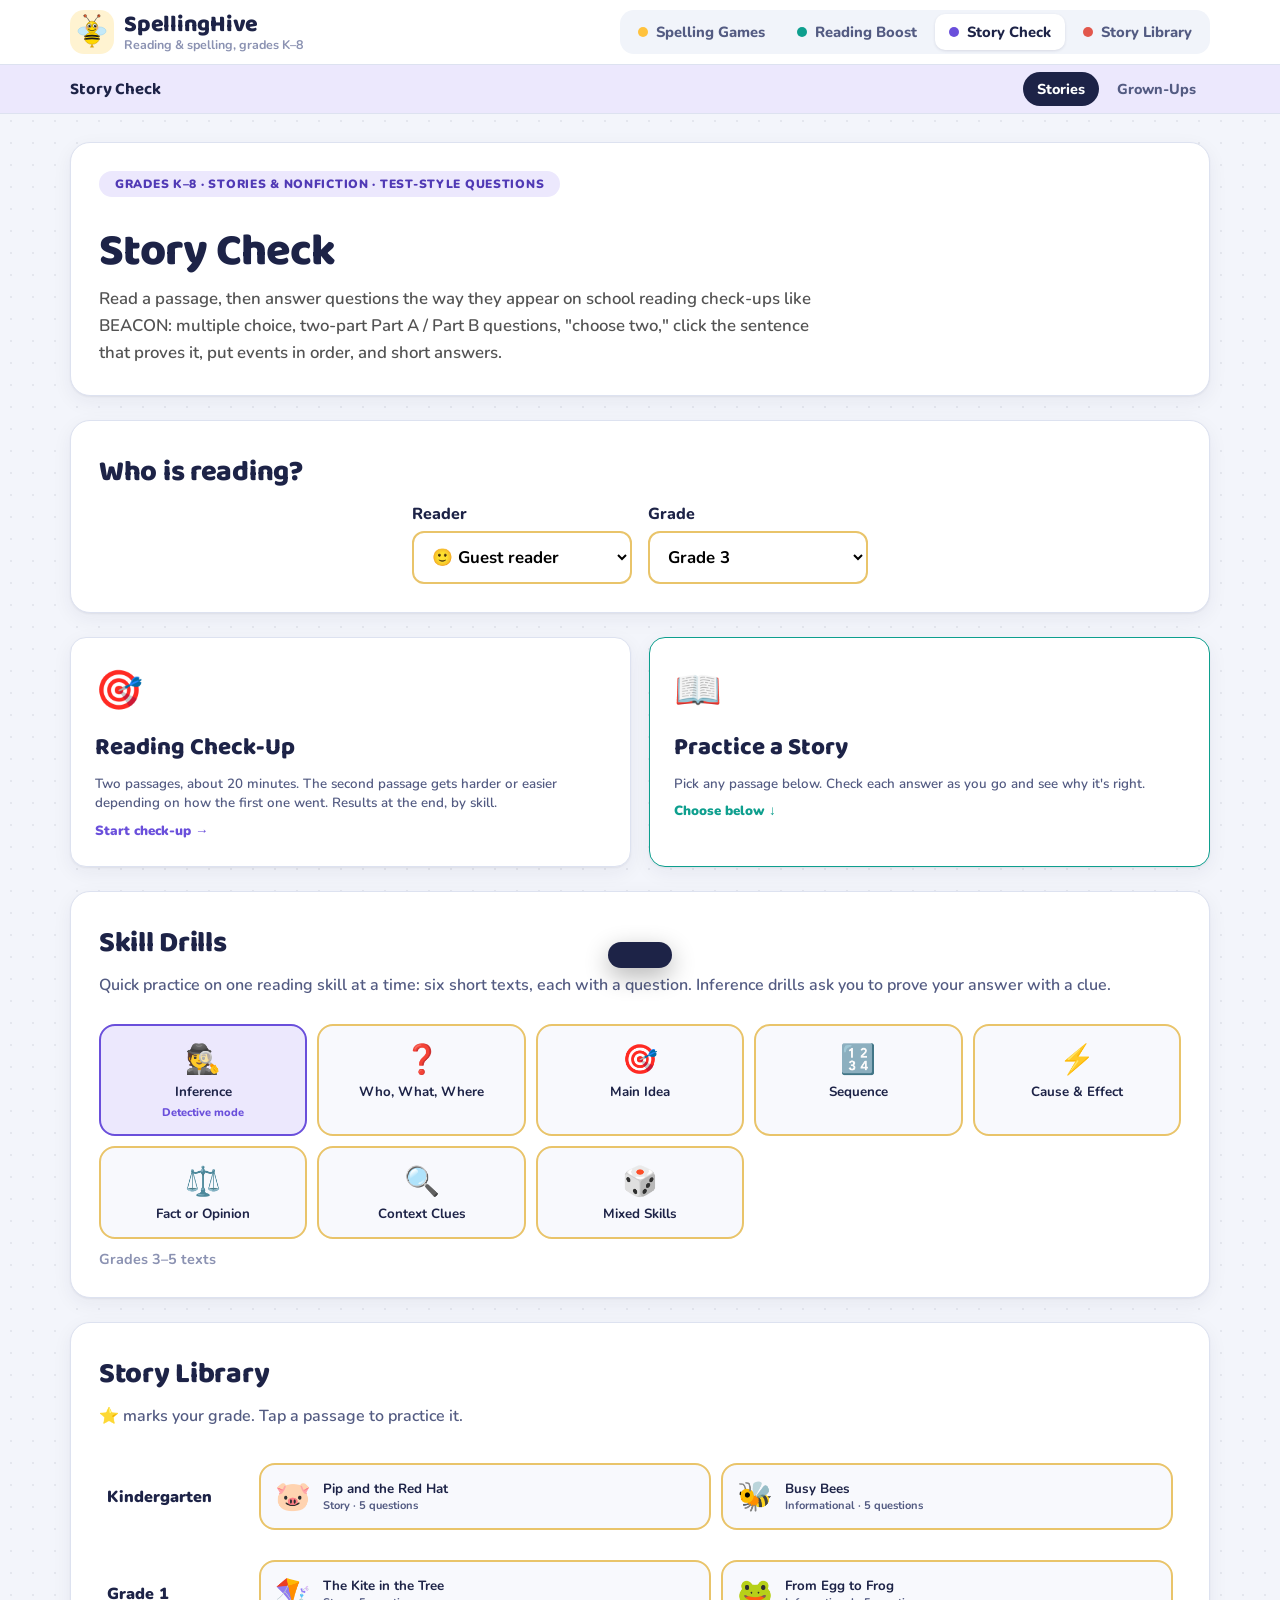
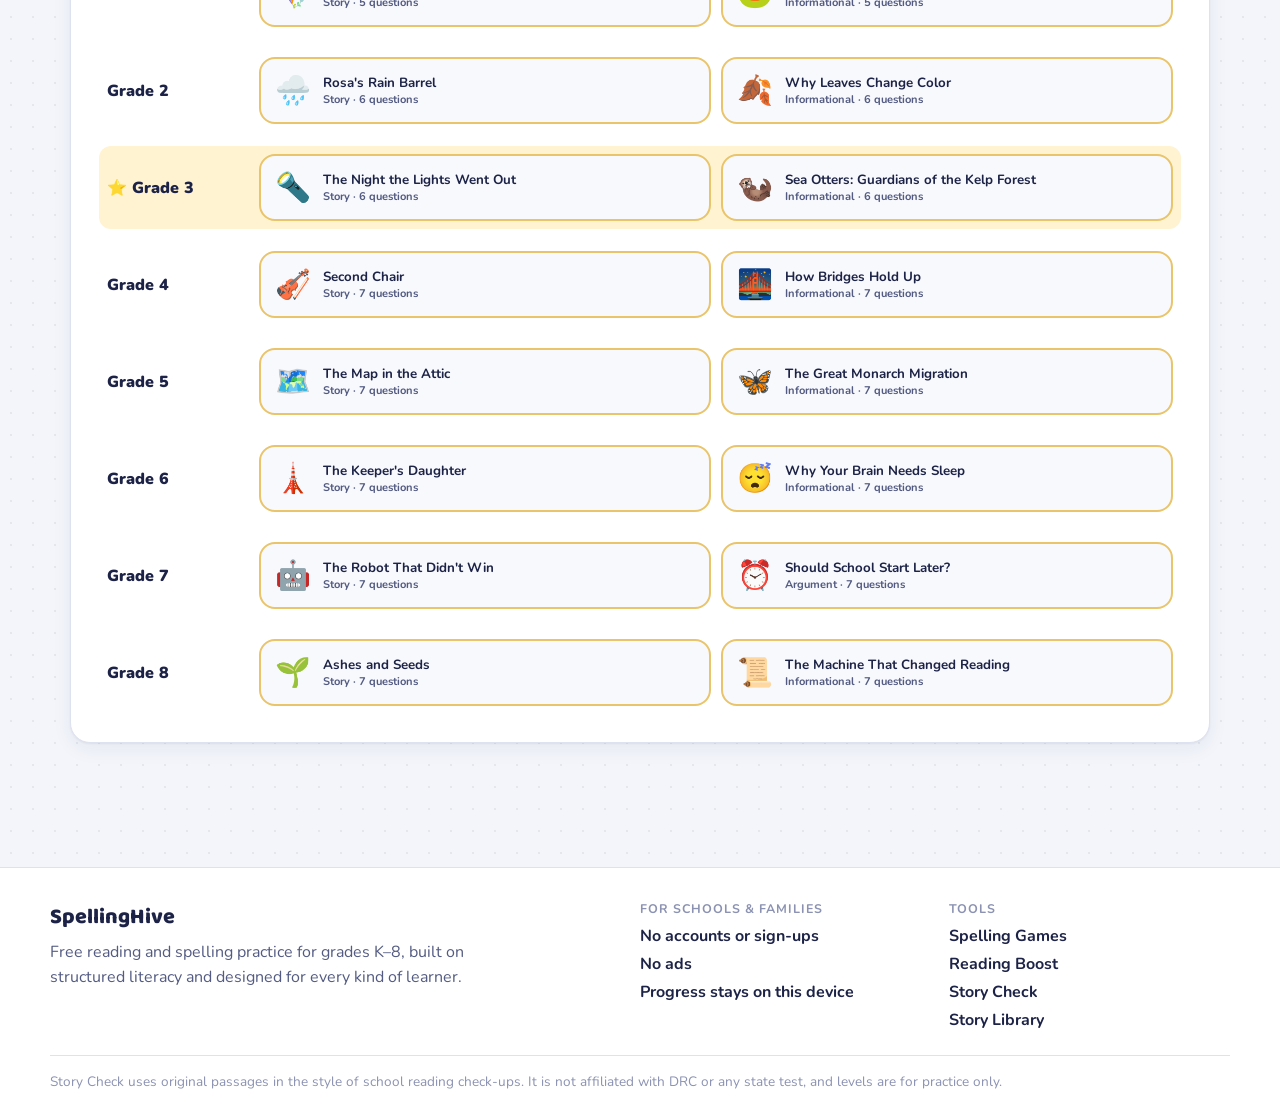
<file: stories.html>
<!DOCTYPE html>
<html lang="en">
<head>
  <meta charset="UTF-8" />
  <meta name="viewport" content="width=device-width, initial-scale=1.0" />
  <title>Story Check</title>
  <meta name="description" content="Read stories and informational passages for grades K-8 and answer test-style questions, with a skill-by-skill report for grown-ups." />
  <link rel="preconnect" href="https://fonts.googleapis.com" />
  <link rel="preconnect" href="https://fonts.gstatic.com" crossorigin />
  <link href="https://fonts.googleapis.com/css2?family=Baloo+2:wght@500;600;700;800&family=Nunito:wght@400;600;700;800;900&family=Lexend:wght@400;600;700&family=Atkinson+Hyperlegible:wght@400;700&display=swap" rel="stylesheet" />
  <link rel="stylesheet" href="styles.css" />
  <link rel="stylesheet" href="stories.css" />
  <link rel="stylesheet" href="theme.css" />
</head>
<body data-app="story">

<!-- ===== HEADER ===== -->
<header class="site-header">
  <div class="suite-bar">
    <div class="suite-inner">
      <a class="brand" href="index.html">
        <span class="brand-mark"><svg class="bee" viewBox="0 0 160 190" xmlns="http://www.w3.org/2000/svg" aria-label="Happy bee mascot">
          <!-- Wings (behind body) -->
          <ellipse cx="42" cy="90" rx="36" ry="22" fill="rgba(186,230,255,0.85)" stroke="#7ec8f0" stroke-width="2" class="wing-left"/>
          <ellipse cx="118" cy="90" rx="36" ry="22" fill="rgba(186,230,255,0.85)" stroke="#7ec8f0" stroke-width="2" class="wing-right"/>
          <!-- Body -->
          <ellipse cx="80" cy="128" rx="38" ry="32" fill="#FFD700"/>
          <!-- Stripes -->
          <path d="M44 118 Q80 111 116 118" stroke="#1a1a1a" stroke-width="9" fill="none" stroke-linecap="round"/>
          <path d="M43 132 Q80 125 117 132" stroke="#1a1a1a" stroke-width="9" fill="none" stroke-linecap="round"/>
          <!-- Body border -->
          <ellipse cx="80" cy="128" rx="38" ry="32" fill="none" stroke="#c8950a" stroke-width="2.5"/>
          <!-- Stinger -->
          <polygon points="80,159 71,176 89,176" fill="#e6a800" stroke="#b8840a" stroke-width="1.5"/>
          <!-- Neck connector -->
          <ellipse cx="80" cy="94" rx="15" ry="11" fill="#FFD700" stroke="#c8950a" stroke-width="2"/>
          <!-- Head -->
          <circle cx="80" cy="68" r="30" fill="#FFD700" stroke="#c8950a" stroke-width="2.5"/>
          <!-- Forehead shine -->
          <ellipse cx="72" cy="52" rx="10" ry="6" fill="rgba(255,255,255,0.3)" transform="rotate(-15,72,52)"/>
          <!-- Eyes -->
          <circle cx="65" cy="62" r="11" fill="white" stroke="#1a1a1a" stroke-width="2"/>
          <circle cx="95" cy="62" r="11" fill="white" stroke="#1a1a1a" stroke-width="2"/>
          <circle cx="67" cy="63" r="6.5" fill="#1a1a1a"/>
          <circle cx="97" cy="63" r="6.5" fill="#1a1a1a"/>
          <!-- Eye shine -->
          <circle cx="70" cy="60" r="2.5" fill="white"/>
          <circle cx="100" cy="60" r="2.5" fill="white"/>
          <!-- Happy smile -->
          <path d="M60 80 Q80 98 100 80" stroke="#1a1a1a" stroke-width="3.5" fill="none" stroke-linecap="round"/>
          <!-- Rosy cheeks -->
          <circle cx="52" cy="74" r="9" fill="#FF9EAB" opacity="0.45"/>
          <circle cx="108" cy="74" r="9" fill="#FF9EAB" opacity="0.45"/>
          <!-- Antennae -->
          <path d="M68 40 Q58 22 46 12" stroke="#1a1a1a" stroke-width="3" fill="none" stroke-linecap="round"/>
          <circle cx="44" cy="10" r="7" fill="#FF6B35" stroke="#1a1a1a" stroke-width="2"/>
          <path d="M92 40 Q102 22 114 12" stroke="#1a1a1a" stroke-width="3" fill="none" stroke-linecap="round"/>
          <circle cx="116" cy="10" r="7" fill="#FF6B35" stroke="#1a1a1a" stroke-width="2"/>
          <!-- Tiny heart on antenna -->
          <text x="38" y="10" font-size="8" text-anchor="middle">♥</text>
          <text x="114" y="10" font-size="8" text-anchor="middle">♥</text>
        </svg></span>
        <span class="brand-text"><span class="brand-name">SpellingHive</span><span class="brand-sub">Reading &amp; spelling, grades K–8</span></span>
      </a>
      <nav class="suite-nav" aria-label="SpellingHive tools">
        <a class="suite-link" data-app="spell" href="index.html"><span class="app-dot" aria-hidden="true"></span>Spelling Games</a>
        <a class="suite-link" data-app="reading" href="reading.html"><span class="app-dot" aria-hidden="true"></span>Reading Boost</a>
        <a class="suite-link" data-app="story" href="stories.html" aria-current="page"><span class="app-dot" aria-hidden="true"></span>Story Check</a>
        <a class="suite-link" data-app="library" href="library.html"><span class="app-dot" aria-hidden="true"></span>Story Library</a>
      </nav>
    </div>
  </div>
  <div class="sub-bar">
    <div class="sub-inner">
      <span class="sub-title">Story Check</span>
      <nav class="top-nav" aria-label="Story Check sections">
        <button class="nav-btn" id="navStart">Stories</button>
        <button class="nav-btn" id="navResults">Grown-Ups</button>
      </nav>
    </div>
  </div>
</header>

<!-- ===== START ===== -->
<main id="startScreen" class="screen">
  <div class="inner-wrap sc-wrap">
    <section class="sc-hero">
      <div class="hero-badge">Grades K–8 · Stories &amp; nonfiction · Test-style questions</div>
      <h1 class="hero-title">Story Check</h1>
      <p class="hero-sub">Read a passage, then answer questions the way they appear on school reading check-ups like BEACON: multiple choice, two-part Part A / Part B questions, "choose two," click the sentence that proves it, put events in order, and short answers.</p>
    </section>

    <section class="sc-panel">
      <h2 class="section-heading">Who is reading?</h2>
      <div class="sc-reader-row">
        <label>Reader
          <select id="readerSelect"></select>
        </label>
        <label>Grade
          <select id="gradeSelect"></select>
        </label>
      </div>
    </section>

    <section class="sc-modes">
      <button class="sc-mode" id="startCheckup">
        <span class="sc-mode-icon">🎯</span>
        <b>Reading Check-Up</b>
        <span>Two passages, about 20 minutes. The second passage gets harder or easier depending on how the first one went. Results at the end, by skill.</span>
        <span class="sc-mode-go">Start check-up →</span>
      </button>
      <button class="sc-mode practice" id="startPractice">
        <span class="sc-mode-icon">📖</span>
        <b>Practice a Story</b>
        <span>Pick any passage below. Check each answer as you go and see why it's right.</span>
        <span class="sc-mode-go">Choose below ↓</span>
      </button>
    </section>

    <section class="sc-panel">
      <h2 class="section-heading">Skill Drills</h2>
      <p class="section-sub">Quick practice on one reading skill at a time: six short texts, each with a question. Inference drills ask you to prove your answer with a clue.</p>
      <div id="drillChips" class="sc-drill-chips"></div>
    </section>

    <section class="sc-panel">
      <h2 class="section-heading">Story Library</h2>
      <p class="section-sub">⭐ marks your grade. Tap a passage to practice it.</p>
      <div id="library" class="sc-library"></div>
    </section>
  </div>
</main>

<!-- ===== TEST ===== -->
<main id="testScreen" class="screen">
  <div class="inner-wrap sc-wrap">
    <div class="screen-topbar">
      <button class="back-btn" id="quitTest"><span class="back-arrow">←</span> Exit</button>
      <h2 class="screen-title" id="testTitle">Passage</h2>
      <div class="score-pill" id="partPill">Part 1 of 2</div>
    </div>

    <div class="sc-tools" role="toolbar" aria-label="Reading tools">
      <button class="sc-tool" id="toolRead" aria-pressed="false">🔊 Read passage</button>
      <button class="sc-tool" id="toolHighlight" aria-pressed="false">🖍️ Highlighter</button>
      <button class="sc-tool" id="toolLine" aria-pressed="false">📏 Line reader</button>
      <button class="sc-tool" id="toolFont" aria-pressed="false">Aa Easy-read font</button>
      <button class="sc-tool" id="toolSize">A+ Text size</button>
      <label class="sc-tool sc-tool-check"><input type="checkbox" id="toolAutoRead" /> Read questions to me</label>
    </div>

    <div class="sc-split">
      <article class="sc-passage" id="passage" aria-label="Passage"></article>
      <section class="sc-question-pane">
        <nav class="sc-qnav" id="qnav" aria-label="Questions"></nav>
        <div id="question" class="sc-question" aria-live="polite"></div>
        <div class="sc-qbuttons" id="qbuttons"></div>
      </section>
    </div>
  </div>
</main>

<!-- ===== SKILL DRILL ===== -->
<main id="drillScreen" class="screen">
  <div class="inner-wrap sc-wrap">
    <div class="screen-topbar">
      <button class="back-btn" id="quitDrill"><span class="back-arrow">←</span> Exit</button>
      <h2 class="screen-title" id="drillTitle">Skill Drill</h2>
      <div class="score-pill"><span class="score-star">⭐</span><span id="drillScore">0</span></div>
    </div>
    <div class="sc-panel sc-drill" id="drillBody"></div>
  </div>
</main>

<!-- ===== RESULTS / GROWN-UPS ===== -->
<main id="reportScreen" class="screen">
  <div class="inner-wrap sc-wrap" id="report"></div>
</main>

<div class="toast" id="toast" role="status" aria-live="polite"></div>
<div id="confettiContainer" class="confetti-container" aria-hidden="true"></div>

<footer class="site-footer">
  <div class="footer-inner">
    <div class="footer-brand">
      <b>SpellingHive</b>
      <p>Free reading and spelling practice for grades K–8, built on structured literacy and designed for every kind of learner.</p>
    </div>
    <div class="footer-col">
      <h4>For schools &amp; families</h4>
      <ul>
        <li>No accounts or sign-ups</li>
        <li>No ads</li>
        <li>Progress stays on this device</li>
      </ul>
    </div>
    <div class="footer-col">
      <h4>Tools</h4>
      <ul>
        <li><a href="index.html">Spelling Games</a></li>
        <li><a href="reading.html">Reading Boost</a></li>
        <li><a href="stories.html">Story Check</a></li>
        <li><a href="library.html">Story Library</a></li>
      </ul>
    </div>
  </div>
  <p class="footer-note">Story Check uses original passages in the style of school reading check-ups. It is not affiliated with DRC or any state test, and levels are for practice only.</p>
</footer>

<script src="ui.js"></script>
<script src="comprehension.js"></script>
<script src="stories-data.js"></script>
<script src="stories.js"></script>
</body>
</html>
</file>
<file: styles.css>
/* ===================================================================
   SpellingHive — Professional Children's Educational Website
   =================================================================== */

/* ===== RESET & FONTS ===== */
*, *::before, *::after { box-sizing: border-box; margin: 0; padding: 0; }

:root {
  /* Bee palette */
  --honey:        #FFD60A;
  --honey-mid:    #FFB800;
  --honey-dark:   #E09600;
  --honey-light:  #FFF8D0;
  --amber:        #FF9500;
  --bee-black:    #1A1A1A;
  --bee-orange:   #FF6B35;

  /* UI colors */
  --white:        #FFFFFF;
  --cream:        #FFFCF0;
  --cream-2:      #FFF9E6;
  --text-dark:    #2D2D2D;
  --text-mid:     #555566;
  --text-light:   #8888A0;

  /* Accent colors */
  --blue:         #4B7BEC;
  --blue-light:   #E8F0FF;
  --purple:       #8854D0;
  --purple-light: #F0EAFF;
  --teal:         #00B894;
  --teal-light:   #E0FFF8;
  --green:        #27AE60;
  --green-light:  #E6F9EE;
  --orange:       #F39C12;
  --orange-light: #FFF3DC;
  --coral:        #E74C3C;
  --coral-light:  #FFECEC;
  --pink:         #E84393;
  --pink-light:   #FFE8F4;
  --navy:         #2C3E7A;
  --navy-light:   #EAF0FF;

  /* Feedback */
  --success:      #00C897;
  --success-bg:   #E0FFF8;
  --error:        #EF476F;
  --error-bg:     #FFE8EE;

  /* Spacing & shape */
  --radius-xl:    24px;
  --radius-lg:    18px;
  --radius-md:    12px;
  --radius-sm:    8px;
  --shadow-card:  0 4px 24px rgba(0,0,0,0.08), 0 1px 4px rgba(0,0,0,0.05);
  --shadow-hover: 0 12px 40px rgba(0,0,0,0.15), 0 4px 12px rgba(0,0,0,0.08);
  --shadow-btn:   0 4px 16px rgba(0,0,0,0.15);

  /* Grade accent colors (CSS custom props used per card) */
  --gc-K:     #8854D0;
  --gc-1:     #4B7BEC;
  --gc-2:     #00B894;
  --gc-3:     #27AE60;
  --gc-4:     #F39C12;
  --gc-5:     #FF9500;
  --gc-6:     #E74C3C;
  --gc-7:     #E84393;
  --gc-8:     #2C3E7A;
}

html { font-size: 16px; scroll-behavior: smooth; }

body {
  font-family: 'Nunito', 'Segoe UI', Arial, sans-serif;
  background: linear-gradient(135deg, #FFF4C7 0%, #FFE99A 35%, #FFD86B 70%, #FFC847 100%);
  color: var(--text-dark);
  min-height: 100vh;
  overflow-x: hidden;
  position: relative;
}

/* ===== HONEYCOMB BACKGROUND ===== */
.hc-bg {
  position: fixed;
  inset: 0;
  z-index: 0;
  pointer-events: none;
  background-image:
    url("data:image/svg+xml,%3Csvg xmlns='http://www.w3.org/2000/svg' width='84' height='146'%3E%3Cpath d='M42 96L0 72V24L42 0l42 24v48L42 96zm0-12l33-19V31L42 12 9 31v34z' fill='%23E09600' fill-opacity='0.22' stroke='%23E09600' stroke-opacity='0.12' stroke-width='1'/%3E%3C/svg%3E");
  background-size: 84px 146px;
}
.hc-bg::after {
  content: '';
  position: absolute;
  inset: 0;
  background: radial-gradient(ellipse 80% 70% at 50% 40%, rgba(255,253,230,0.55) 0%, rgba(255,253,230,0) 70%);
  pointer-events: none;
}

/* ===== FLOATING DECORATIVE ELEMENTS ===== */
.floaters {
  position: fixed;
  inset: 0;
  z-index: 0;
  pointer-events: none;
  overflow: hidden;
}

.floater {
  position: absolute;
  font-size: 1.6rem;
  opacity: 0.35;
  animation: floatDrift 12s ease-in-out infinite;
  user-select: none;
}

.f1 { top: 8%;  left: 5%;   animation-delay: 0s;    animation-duration: 14s; font-size: 1.4rem; }
.f2 { top: 15%; right: 8%;  animation-delay: 2s;    animation-duration: 11s; font-size: 1.2rem; }
.f3 { top: 55%; left: 3%;   animation-delay: 4s;    animation-duration: 16s; font-size: 1.8rem; }
.f4 { top: 70%; right: 4%;  animation-delay: 1s;    animation-duration: 13s; font-size: 1.3rem; }
.f5 { top: 40%; left: 7%;   animation-delay: 6s;    animation-duration: 15s; font-size: 1.5rem; }
.f6 { top: 85%; right: 10%; animation-delay: 3s;    animation-duration: 12s; font-size: 2rem;   }

@keyframes floatDrift {
  0%, 100% { transform: translateY(0) rotate(0deg); }
  33%       { transform: translateY(-18px) rotate(6deg); }
  66%       { transform: translateY(10px) rotate(-4deg); }
}

/* ===== CONFETTI ===== */
.confetti-container {
  position: fixed;
  inset: 0;
  z-index: 9999;
  pointer-events: none;
  overflow: hidden;
}

.confetti-piece {
  position: absolute;
  top: -20px;
  width: 12px;
  height: 12px;
  border-radius: 3px;
  animation: confettiFall linear forwards;
}

@keyframes confettiFall {
  0%   { transform: translateY(0) rotate(0deg) scale(1); opacity: 1; }
  80%  { opacity: 1; }
  100% { transform: translateY(110vh) rotate(720deg) scale(0.5); opacity: 0; }
}

/* ===== SITE HEADER ===== */
.site-header {
  position: sticky;
  top: 0;
  z-index: 100;
  background: linear-gradient(135deg, #FFD60A 0%, #FFB800 40%, #FF9500 100%);
  box-shadow: 0 4px 24px rgba(255, 159, 0, 0.35), 0 1px 0 rgba(255,255,255,0.3) inset;
  padding: 10px 24px;
}

.header-inner {
  max-width: 1200px;
  margin: 0 auto;
  display: flex;
  align-items: center;
  justify-content: space-between;
  gap: 16px;
  flex-wrap: wrap;
}

/* Logo */
.logo-area {
  display: flex;
  align-items: center;
  gap: 14px;
  text-decoration: none;
  cursor: pointer;
}

.bee-wrap {
  width: 52px;
  height: 52px;
  flex-shrink: 0;
  animation: beeBob 3.5s ease-in-out infinite;
  filter: drop-shadow(0 4px 8px rgba(0,0,0,0.18));
}
.bee { width: 100%; height: 100%; }

.wing-left  { animation: wingFlap 0.12s ease-in-out infinite alternate;         transform-origin: 78px 90px; }
.wing-right { animation: wingFlap 0.12s ease-in-out infinite alternate-reverse;  transform-origin: 82px 90px; }

.sparkle  { animation: twinkle 2.2s ease-in-out infinite; }
.sparkle2 { animation: twinkle 3s ease-in-out infinite 0.8s; }

@keyframes beeBob {
  0%, 100% { transform: translateY(0) rotate(-3deg); }
  50%       { transform: translateY(-12px) rotate(3deg); }
}
@keyframes wingFlap {
  from { transform: scaleY(1); }
  to   { transform: scaleY(0.4) scaleX(1.2); }
}
@keyframes twinkle {
  0%, 100% { opacity: 1; transform: scale(1); }
  50%       { opacity: 0.2; transform: scale(0.6); }
}

.logo-text { line-height: 1.1; }

.logo-title {
  font-family: var(--display);
  font-size: 1.6rem;
  color: var(--bee-black);
  letter-spacing: -0.5px;
  white-space: nowrap;
  text-shadow: 2px 3px 0 rgba(255,255,255,0.4), -1px -1px 0 rgba(0,0,0,0.08);
}
.logo-title span {
  color: var(--white);
  text-shadow: 2px 3px 0 rgba(0,0,0,0.12);
}
.logo-tag {
  font-size: 0.82rem;
  font-weight: 700;
  color: rgba(26,26,26,0.65);
  margin-top: 2px;
}

/* Nav */
.top-nav { display: flex; gap: 8px; flex-wrap: wrap; }

.nav-btn {
  font-family: 'Nunito', sans-serif;
  background: rgba(255,255,255,0.28);
  border: 2.5px solid rgba(255,255,255,0.55);
  color: var(--bee-black);
  font-weight: 800;
  font-size: 0.92rem;
  padding: 9px 20px;
  border-radius: 50px;
  cursor: pointer;
  transition: all 0.2s cubic-bezier(.34,1.56,.64,1);
  backdrop-filter: blur(4px);
}
.nav-btn:hover, .nav-btn.active {
  background: var(--white);
  border-color: var(--white);
  box-shadow: 0 4px 14px rgba(0,0,0,0.15);
  transform: translateY(-2px) scale(1.04);
}

/* ===== SCREENS ===== */
.screen {
  display: none;
  position: relative;
  z-index: 1;
  animation: screenFadeIn 0.35s ease;
}
.screen.active { display: block; }

@keyframes screenFadeIn {
  from { opacity: 0; transform: translateY(16px); }
  to   { opacity: 1; transform: translateY(0); }
}

.inner-wrap {
  max-width: 1100px;
  margin: 0 auto;
  padding: 28px 24px 80px;
}

/* ===== HERO BANNER ===== */
.hero-banner {
  background: linear-gradient(135deg, #FFD60A 0%, #FFB800 35%, #FF9500 70%, #FF6B35 100%);
  padding: 48px 32px 40px;
  display: flex;
  align-items: center;
  justify-content: space-between;
  gap: 24px;
  position: relative;
  overflow: hidden;
}

.hero-banner::before {
  content: '';
  position: absolute;
  inset: 0;
  background-image: url("data:image/svg+xml,%3Csvg xmlns='http://www.w3.org/2000/svg' width='56' height='97'%3E%3Cpath d='M28 55L0 40V15L28 0l28 15v25L28 55z' fill='rgba(255,255,255,0.07)'/%3E%3C/svg%3E");
  background-size: 56px 97px;
}

.hero-content { position: relative; z-index: 1; flex: 1; max-width: 560px; }

.hero-badge {
  display: inline-block;
  background: rgba(255,255,255,0.28);
  border: 2px solid rgba(255,255,255,0.5);
  color: var(--bee-black);
  font-weight: 800;
  font-size: 0.82rem;
  padding: 5px 16px;
  border-radius: 50px;
  margin-bottom: 16px;
  backdrop-filter: blur(4px);
}

.hero-title {
  font-family: var(--display);
  font-size: 3.2rem;
  line-height: 1.1;
  color: var(--bee-black);
  text-shadow: 3px 4px 0 rgba(255,255,255,0.35), -1px -1px 0 rgba(0,0,0,0.06);
  margin-bottom: 14px;
}

.hero-sub {
  font-size: 1.05rem;
  font-weight: 600;
  color: rgba(26,26,26,0.75);
  line-height: 1.6;
  max-width: 480px;
  margin-bottom: 22px;
}

.hero-stats {
  display: flex;
  gap: 10px;
  flex-wrap: wrap;
}

.stat-chip {
  background: rgba(255,255,255,0.35);
  border: 2px solid rgba(255,255,255,0.6);
  color: var(--bee-black);
  font-weight: 800;
  font-size: 0.85rem;
  padding: 6px 14px;
  border-radius: 50px;
  backdrop-filter: blur(4px);
}

.hero-bee-large {
  position: relative;
  z-index: 1;
  width: 130px;
  flex-shrink: 0;
  animation: beeBob 4s ease-in-out infinite;
  filter: drop-shadow(0 8px 18px rgba(0,0,0,0.2));
}
.hero-bee-large svg { width: 100%; height: auto; }

/* ===== SECTION HEADINGS ===== */
.section-heading {
  font-family: var(--display);
  font-size: 1.9rem;
  color: var(--bee-black);
  text-align: center;
  margin-bottom: 8px;
  position: relative;
}
.section-heading::after {
  content: '';
  display: block;
  width: 56px;
  height: 5px;
  background: linear-gradient(90deg, var(--honey), var(--amber));
  border-radius: 3px;
  margin: 10px auto 0;
}
.section-sub {
  text-align: center;
  color: var(--text-mid);
  font-size: 1rem;
  font-weight: 600;
  margin-bottom: 28px;
}

/* ===== GAMES PREVIEW SECTION ===== */
.games-preview-section {
  max-width: 1100px;
  margin: 0 auto;
  padding: 48px 24px 0;
}

.games-preview-grid {
  display: grid;
  grid-template-columns: repeat(auto-fit, minmax(220px, 1fr));
  gap: 20px;
  margin-top: 24px;
}

.preview-card {
  background: var(--white);
  border-radius: var(--radius-xl);
  padding: 28px 24px;
  box-shadow: var(--shadow-card);
  transition: all 0.25s cubic-bezier(.34,1.56,.64,1);
  border-top: 5px solid transparent;
  text-align: center;
  position: relative;
  overflow: hidden;
}
.preview-card::before {
  content: '';
  position: absolute;
  top: 0; left: 0; right: 0;
  height: 3px;
  border-radius: 3px 3px 0 0;
}
.pc-blue   { border-top-color: var(--blue); }
.pc-purple { border-top-color: var(--purple); }
.pc-green  { border-top-color: var(--teal); }
.pc-orange { border-top-color: var(--amber); }

.preview-card:hover {
  transform: translateY(-8px);
  box-shadow: var(--shadow-hover);
}
.pc-icon {
  font-size: 2.8rem;
  margin-bottom: 12px;
  filter: drop-shadow(0 2px 4px rgba(0,0,0,0.12));
}
.preview-card h4 {
  font-family: var(--display);
  font-size: 1.35rem;
  color: var(--text-dark);
  margin-bottom: 8px;
}
.preview-card p {
  font-size: 0.92rem;
  color: var(--text-mid);
  line-height: 1.6;
  margin-bottom: 14px;
}
.pc-tag {
  display: inline-block;
  font-size: 0.78rem;
  font-weight: 800;
  padding: 4px 14px;
  border-radius: 50px;
  background: var(--honey-light);
  color: var(--honey-dark);
  border: 1.5px solid var(--honey-mid);
}

/* ===== GRADE SECTION ===== */
.grade-section {
  max-width: 1100px;
  margin: 0 auto;
  padding: 48px 24px 0;
}

.grade-grid {
  display: grid;
  grid-template-columns: repeat(auto-fill, minmax(170px, 1fr));
  gap: 16px;
  margin-top: 0;
}

.grade-card {
  position: relative;
  background: var(--white);
  border-radius: var(--radius-xl);
  padding: 28px 16px 22px;
  cursor: pointer;
  text-align: center;
  border: 3px solid transparent;
  box-shadow: var(--shadow-card);
  transition: all 0.25s cubic-bezier(.34,1.56,.64,1);
  overflow: hidden;
  display: flex;
  flex-direction: column;
  align-items: center;
  gap: 6px;
}
.grade-card::after {
  content: '';
  position: absolute;
  inset: 0;
  background: linear-gradient(135deg, rgba(255,255,255,0) 0%, rgba(255,255,255,0.5) 100%);
  opacity: 0;
  transition: opacity 0.2s;
}
.grade-card:hover {
  transform: translateY(-8px) scale(1.04);
  box-shadow: var(--shadow-hover);
}
.grade-card:hover::after { opacity: 1; }
.grade-card:active { transform: translateY(-2px) scale(1.01); }

/* Grade accent colors */
.gc-purple { border-color: var(--purple); }
.gc-blue   { border-color: var(--blue); }
.gc-teal   { border-color: var(--teal); }
.gc-green  { border-color: var(--green); }
.gc-yellow { border-color: var(--honey-mid); }
.gc-orange { border-color: var(--amber); }
.gc-coral  { border-color: var(--coral); }
.gc-pink   { border-color: var(--pink); }
.gc-navy   { border-color: var(--navy); }

.gc-purple:hover { background: linear-gradient(135deg, var(--white), var(--purple-light)); box-shadow: 0 14px 40px rgba(136,84,208,0.25); }
.gc-blue:hover   { background: linear-gradient(135deg, var(--white), var(--blue-light));   box-shadow: 0 14px 40px rgba(75,123,236,0.25); }
.gc-teal:hover   { background: linear-gradient(135deg, var(--white), var(--teal-light));   box-shadow: 0 14px 40px rgba(0,184,148,0.25); }
.gc-green:hover  { background: linear-gradient(135deg, var(--white), var(--green-light));  box-shadow: 0 14px 40px rgba(39,174,96,0.25); }
.gc-yellow:hover { background: linear-gradient(135deg, var(--white), var(--honey-light));  box-shadow: 0 14px 40px rgba(255,184,0,0.25); }
.gc-orange:hover { background: linear-gradient(135deg, var(--white), var(--orange-light)); box-shadow: 0 14px 40px rgba(255,149,0,0.25); }
.gc-coral:hover  { background: linear-gradient(135deg, var(--white), var(--coral-light));  box-shadow: 0 14px 40px rgba(231,76,60,0.25); }
.gc-pink:hover   { background: linear-gradient(135deg, var(--white), var(--pink-light));   box-shadow: 0 14px 40px rgba(232,67,147,0.25); }
.gc-navy:hover   { background: linear-gradient(135deg, var(--white), var(--navy-light));   box-shadow: 0 14px 40px rgba(44,62,122,0.25); }

.gc-ribbon {
  position: absolute;
  top: 10px;
  left: -22px;
  background: var(--honey);
  color: var(--bee-black);
  font-size: 0.66rem;
  font-weight: 900;
  padding: 3px 28px;
  transform: rotate(-35deg);
  text-transform: uppercase;
  letter-spacing: 0.5px;
  box-shadow: 0 2px 6px rgba(0,0,0,0.12);
}
.top-ribbon {
  left: auto;
  right: -22px;
  transform: rotate(35deg);
  background: linear-gradient(135deg, var(--honey), var(--amber));
}

.gc-icon { font-size: 2.6rem; filter: drop-shadow(0 3px 6px rgba(0,0,0,0.1)); }
.gc-name {
  font-family: var(--display);
  font-size: 1.1rem;
  color: var(--text-dark);
  line-height: 1.2;
}
.gc-desc {
  font-size: 0.76rem;
  font-weight: 600;
  color: var(--text-light);
  line-height: 1.3;
}
.gc-arrow {
  font-size: 1.1rem;
  font-weight: 900;
  color: var(--honey-mid);
  margin-top: 4px;
  transition: transform 0.2s;
}
.grade-card:hover .gc-arrow { transform: translateX(4px); }

/* ===== HOW IT WORKS ===== */
.how-section {
  max-width: 1100px;
  margin: 0 auto;
  padding: 48px 24px 60px;
}

.how-steps {
  display: flex;
  align-items: center;
  justify-content: center;
  gap: 16px;
  flex-wrap: wrap;
  margin-top: 28px;
}

.how-step {
  background: var(--white);
  border-radius: var(--radius-xl);
  padding: 28px 24px;
  text-align: center;
  box-shadow: var(--shadow-card);
  border: 2px solid var(--honey-light);
  min-width: 160px;
  flex: 1;
  max-width: 220px;
  position: relative;
}

.step-num {
  position: absolute;
  top: -14px;
  left: 50%;
  transform: translateX(-50%);
  width: 30px;
  height: 30px;
  background: linear-gradient(135deg, var(--honey), var(--amber));
  color: var(--bee-black);
  font-weight: 900;
  font-size: 0.9rem;
  border-radius: 50%;
  display: flex;
  align-items: center;
  justify-content: center;
  box-shadow: 0 3px 8px rgba(255,149,0,0.35);
}

.step-icon { font-size: 2.4rem; margin: 8px 0 12px; }

.step-text {
  font-weight: 800;
  font-size: 0.9rem;
  color: var(--text-dark);
}

.how-arrow {
  font-size: 1.8rem;
  color: var(--honey-mid);
  font-weight: 900;
  flex-shrink: 0;
}

/* ===== SCREEN TOPBAR ===== */
.screen-topbar {
  display: flex;
  align-items: center;
  gap: 14px;
  margin-bottom: 10px;
  flex-wrap: wrap;
}

.screen-title {
  font-family: var(--display);
  font-size: 1.7rem;
  color: var(--text-dark);
  flex: 1;
  line-height: 1.2;
}

.screen-sub {
  font-size: 0.95rem;
  font-weight: 600;
  color: var(--text-mid);
  margin-bottom: 28px;
}

.back-btn {
  display: inline-flex;
  align-items: center;
  gap: 6px;
  font-family: 'Nunito', sans-serif;
  background: var(--white);
  border: 2.5px solid var(--honey-mid);
  color: var(--text-dark);
  font-weight: 800;
  font-size: 0.9rem;
  padding: 8px 18px;
  border-radius: 50px;
  cursor: pointer;
  transition: all 0.2s;
  box-shadow: 0 2px 8px rgba(0,0,0,0.08);
  white-space: nowrap;
}
.back-btn:hover {
  background: var(--honey-light);
  border-color: var(--honey-dark);
  transform: translateX(-3px);
  box-shadow: 0 4px 14px rgba(255,184,0,0.25);
}
.back-arrow { font-size: 1.1rem; }

.score-pill {
  display: flex;
  align-items: center;
  gap: 6px;
  background: linear-gradient(135deg, var(--bee-black), #333);
  color: var(--honey);
  font-weight: 900;
  font-size: 1rem;
  padding: 8px 20px;
  border-radius: 50px;
  box-shadow: 0 3px 12px rgba(0,0,0,0.2);
  white-space: nowrap;
}
.score-star { font-size: 1.1rem; }

/* ===== PROGRESS BAR ===== */
.progress-wrap {
  position: relative;
  margin-bottom: 28px;
}
.progress-track {
  height: 14px;
  background: rgba(0,0,0,0.08);
  border-radius: 10px;
  overflow: visible;
  position: relative;
}
.progress-fill {
  height: 100%;
  background: linear-gradient(90deg, var(--honey) 0%, var(--amber) 60%, var(--bee-orange) 100%);
  border-radius: 10px;
  transition: width 0.5s cubic-bezier(.34,1.56,.64,1);
  box-shadow: 0 3px 8px rgba(255,149,0,0.4);
  position: relative;
}
.progress-fill::after {
  content: '';
  position: absolute;
  top: 2px; left: 10px; right: 10px;
  height: 4px;
  background: rgba(255,255,255,0.4);
  border-radius: 3px;
}
.progress-bee {
  position: absolute;
  top: -12px;
  left: 0;
  font-size: 1.6rem;
  transition: left 0.5s cubic-bezier(.34,1.56,.64,1);
  filter: drop-shadow(0 2px 4px rgba(0,0,0,0.2));
  pointer-events: none;
  transform: translateX(-50%);
}

/* ===== GAME SELECT ===== */
.game-select-grid {
  display: grid;
  grid-template-columns: repeat(auto-fit, minmax(230px, 1fr));
  gap: 22px;
  margin-top: 8px;
}

.game-sel-card {
  background: var(--white);
  border-radius: var(--radius-xl);
  padding: 28px 24px 24px;
  cursor: pointer;
  text-align: left;
  box-shadow: var(--shadow-card);
  transition: all 0.25s cubic-bezier(.34,1.56,.64,1);
  border: 3px solid transparent;
  position: relative;
  overflow: hidden;
}
.gsc-blue   { border-color: var(--blue); }
.gsc-purple { border-color: var(--purple); }
.gsc-green  { border-color: var(--teal); }
.gsc-orange { border-color: var(--amber); }

.gsc-blue:hover   { background: var(--blue-light);   box-shadow: 0 14px 40px rgba(75,123,236,0.25);   transform: translateY(-8px) scale(1.02); }
.gsc-purple:hover { background: var(--purple-light); box-shadow: 0 14px 40px rgba(136,84,208,0.25); transform: translateY(-8px) scale(1.02); }
.gsc-green:hover  { background: var(--teal-light);   box-shadow: 0 14px 40px rgba(0,184,148,0.25);   transform: translateY(-8px) scale(1.02); }

.gsc-header {
  display: flex;
  align-items: center;
  justify-content: space-between;
  margin-bottom: 14px;
}
.gsc-icon { font-size: 2.8rem; filter: drop-shadow(0 3px 6px rgba(0,0,0,0.1)); }
.gsc-badge {
  font-size: 0.72rem;
  font-weight: 900;
  padding: 4px 12px;
  border-radius: 50px;
  text-transform: uppercase;
  letter-spacing: 0.5px;
  background: var(--honey-light);
  color: var(--honey-dark);
  border: 1.5px solid var(--honey-mid);
}
.game-sel-card h3 {
  font-family: var(--display);
  font-size: 1.45rem;
  color: var(--text-dark);
  margin-bottom: 8px;
}
.game-sel-card p {
  font-size: 0.92rem;
  color: var(--text-mid);
  line-height: 1.6;
  margin-bottom: 18px;
}
.gsc-info {
  display: flex;
  gap: 14px;
  font-size: 0.82rem;
  font-weight: 700;
  color: var(--text-mid);
  margin-bottom: 16px;
}
.gsc-play-btn {
  display: inline-block;
  background: linear-gradient(135deg, var(--honey), var(--amber));
  color: var(--bee-black);
  font-weight: 900;
  font-size: 0.95rem;
  padding: 10px 24px;
  border-radius: 50px;
  box-shadow: 0 4px 14px rgba(255,149,0,0.35);
  transition: all 0.2s;
}
.game-sel-card:hover .gsc-play-btn {
  transform: scale(1.05);
  box-shadow: 0 6px 18px rgba(255,149,0,0.5);
}

/* ===== MATCH GAME ===== */
.match-intro {
  text-align: center;
  font-size: 0.98rem;
  font-weight: 700;
  color: var(--text-mid);
  margin-bottom: 22px;
  background: var(--honey-light);
  border-radius: var(--radius-md);
  padding: 12px 20px;
  border: 2px solid var(--honey-mid);
}

.match-grid {
  display: grid;
  grid-template-columns: 1fr 1fr;
  gap: 20px;
  max-width: 860px;
  margin: 0 auto;
}

@media (max-width: 640px) { .match-grid { grid-template-columns: 1fr; } }

.match-col-label {
  font-size: 0.78rem;
  font-weight: 900;
  text-transform: uppercase;
  letter-spacing: 1.5px;
  color: var(--text-light);
  text-align: center;
  margin-bottom: 10px;
  padding: 6px 12px;
  background: var(--honey-light);
  border-radius: var(--radius-sm);
  border: 1.5px solid var(--honey-mid);
}

.match-item {
  background: var(--white);
  border: 3px solid var(--honey-mid);
  border-radius: var(--radius-md);
  padding: 14px 18px;
  margin-bottom: 10px;
  cursor: pointer;
  font-size: 0.96rem;
  font-weight: 700;
  transition: all 0.2s cubic-bezier(.34,1.56,.64,1);
  text-align: center;
  line-height: 1.45;
  box-shadow: 0 2px 8px rgba(0,0,0,0.06);
  user-select: none;
  min-height: 62px;
  display: flex;
  align-items: center;
  justify-content: center;
}
.match-item:hover:not(.matched):not(.wrong-flash) {
  border-color: var(--amber);
  background: var(--honey-light);
  transform: scale(1.03);
  box-shadow: 0 6px 18px rgba(255,149,0,0.2);
}
.match-item.selected {
  border-color: var(--blue);
  background: var(--blue-light);
  box-shadow: 0 0 0 4px rgba(75,123,236,0.25);
  transform: scale(1.04);
}
.match-item.matched {
  border-color: var(--success);
  background: var(--success-bg);
  color: #007a5a;
  cursor: default;
  opacity: 0.85;
  font-weight: 800;
}
.match-item.wrong-flash {
  border-color: var(--error);
  background: var(--error-bg);
  animation: shake 0.4s ease;
}
@keyframes shake {
  0%, 100% { transform: translateX(0); }
  20%       { transform: translateX(-10px); }
  40%       { transform: translateX(10px); }
  60%       { transform: translateX(-5px); }
  80%       { transform: translateX(5px); }
}

/* ===== CONTEXT CLUES GAME ===== */
.context-card {
  background: var(--white);
  border-radius: var(--radius-xl);
  padding: 32px;
  max-width: 760px;
  margin: 0 auto;
  box-shadow: var(--shadow-card);
  border: 3px solid var(--honey-mid);
}

.round-label {
  display: inline-flex;
  align-items: center;
  gap: 6px;
  font-size: 0.78rem;
  font-weight: 900;
  color: var(--amber);
  text-transform: uppercase;
  letter-spacing: 1px;
  background: var(--orange-light);
  padding: 5px 14px;
  border-radius: 50px;
  margin-bottom: 18px;
  border: 1.5px solid var(--amber);
}

.context-sentence-box {
  font-size: 1.12rem;
  line-height: 1.85;
  color: var(--text-dark);
  background: linear-gradient(135deg, var(--honey-light), var(--cream));
  border-left: 5px solid var(--honey-mid);
  padding: 18px 22px;
  border-radius: var(--radius-md);
  margin-bottom: 22px;
  font-weight: 600;
  box-shadow: 0 2px 8px rgba(255,184,0,0.1);
}
.context-sentence-box .highlight-word {
  background: linear-gradient(135deg, var(--honey), var(--amber));
  color: var(--bee-black);
  font-weight: 900;
  padding: 3px 10px;
  border-radius: 8px;
  box-shadow: 0 2px 6px rgba(255,149,0,0.3);
}

.context-question {
  font-size: 1.05rem;
  font-weight: 800;
  color: var(--text-dark);
  margin-bottom: 18px;
  padding: 10px 14px;
  background: var(--cream);
  border-radius: var(--radius-md);
}

.context-choices {
  display: grid;
  grid-template-columns: 1fr 1fr;
  gap: 12px;
}
@media (max-width: 560px) { .context-choices { grid-template-columns: 1fr; } }

.choice-btn {
  font-family: 'Nunito', sans-serif;
  background: var(--white);
  border: 2.5px solid var(--honey-mid);
  border-radius: var(--radius-md);
  padding: 15px 18px;
  font-size: 0.95rem;
  font-weight: 700;
  color: var(--text-dark);
  cursor: pointer;
  transition: all 0.2s cubic-bezier(.34,1.56,.64,1);
  text-align: left;
  line-height: 1.45;
  display: flex;
  align-items: flex-start;
  gap: 10px;
}
.choice-letter {
  font-weight: 900;
  color: var(--honey-dark);
  background: var(--honey-light);
  border-radius: 6px;
  padding: 1px 7px;
  font-size: 0.88rem;
  flex-shrink: 0;
  margin-top: 1px;
}
.choice-btn:hover:not(:disabled) {
  background: var(--honey-light);
  border-color: var(--amber);
  transform: translateX(5px);
  box-shadow: 0 4px 16px rgba(255,149,0,0.2);
}
.choice-btn.correct {
  background: var(--success-bg);
  border-color: var(--success);
  color: #006a4e;
}
.choice-btn.incorrect {
  background: var(--error-bg);
  border-color: var(--error);
  color: #a0142e;
  animation: shake 0.4s ease;
}
.choice-btn:disabled { cursor: default; }

/* ===== MISSING WORDS GAME ===== */
.missing-card {
  background: var(--white);
  border-radius: var(--radius-xl);
  padding: 32px;
  max-width: 760px;
  margin: 0 auto;
  box-shadow: var(--shadow-card);
  border: 3px solid var(--honey-mid);
}

.missing-sentence {
  font-size: 1.3rem;
  font-weight: 800;
  line-height: 1.9;
  color: var(--text-dark);
  background: linear-gradient(135deg, var(--honey-light), var(--cream));
  border-left: 5px solid var(--honey-mid);
  padding: 20px 24px;
  border-radius: var(--radius-md);
  margin-bottom: 28px;
  text-align: center;
  box-shadow: 0 2px 8px rgba(255,184,0,0.1);
}
.missing-blank {
  display: inline-block;
  min-width: 110px;
  border-bottom: 4px solid var(--honey-dark);
  color: var(--amber);
  font-style: italic;
  padding: 0 8px;
  background: rgba(255,184,0,0.1);
  border-radius: 4px 4px 0 0;
}

.word-choices {
  display: flex;
  flex-wrap: wrap;
  gap: 12px;
  justify-content: center;
}

.word-chip {
  font-family: 'Nunito', sans-serif;
  background: var(--white);
  border: 2.5px solid var(--honey-mid);
  border-radius: 50px;
  padding: 12px 26px;
  font-size: 1rem;
  font-weight: 900;
  color: var(--text-dark);
  cursor: pointer;
  transition: all 0.22s cubic-bezier(.34,1.56,.64,1);
  box-shadow: 0 3px 10px rgba(0,0,0,0.08);
}
.word-chip:hover:not(:disabled) {
  background: linear-gradient(135deg, var(--honey), var(--amber));
  color: var(--bee-black);
  border-color: var(--amber);
  transform: scale(1.1) translateY(-3px);
  box-shadow: 0 8px 22px rgba(255,149,0,0.35);
}
.word-chip.correct {
  background: linear-gradient(135deg, var(--success), #00a77a);
  border-color: #007a5a;
  color: white;
  transform: scale(1.08);
  box-shadow: 0 6px 18px rgba(0,200,151,0.4);
}
.word-chip.incorrect {
  background: var(--error);
  border-color: #c0001e;
  color: white;
  animation: shake 0.4s ease;
}

/* ===== FEEDBACK OVERLAY ===== */
.feedback-box {
  margin-top: 20px;
  min-height: 44px;
  text-align: center;
}

.feedback-text {
  display: inline-block;
  font-size: 1rem;
  font-weight: 800;
  padding: 10px 22px;
  border-radius: var(--radius-md);
}
.feedback-text.correct {
  background: var(--success-bg);
  color: #006a4e;
  border: 2px solid var(--success);
}
.feedback-text.wrong {
  background: var(--error-bg);
  color: #a0142e;
  border: 2px solid var(--error);
}

.next-btn {
  display: block;
  margin: 18px auto 0;
  font-family: 'Nunito', sans-serif;
  background: linear-gradient(135deg, var(--honey), var(--amber));
  border: none;
  border-radius: 50px;
  padding: 14px 44px;
  font-size: 1.05rem;
  font-weight: 900;
  color: var(--bee-black);
  cursor: pointer;
  transition: all 0.22s cubic-bezier(.34,1.56,.64,1);
  box-shadow: 0 5px 18px rgba(255,149,0,0.4);
}
.next-btn:hover {
  transform: translateY(-4px) scale(1.04);
  box-shadow: 0 10px 26px rgba(255,149,0,0.5);
}

/* ===== RESULT AREA ===== */
.result-area {
  text-align: center;
  padding: 40px 20px 20px;
  max-width: 640px;
  margin: 0 auto;
  animation: screenFadeIn 0.4s ease;
}
.result-area.hidden { display: none; }

.result-bee-wrap {
  width: 100px;
  height: 100px;
  margin: 0 auto 20px;
}
.bee-celebrate {
  width: 100%;
  height: 100%;
  animation: celebrate 0.9s ease-in-out infinite;
}
@keyframes celebrate {
  0%, 100% { transform: rotate(-12deg) scale(1);    }
  50%       { transform: rotate(12deg) scale(1.12);  }
}

.result-title {
  font-family: var(--display);
  font-size: 2.4rem;
  color: var(--text-dark);
  margin-bottom: 10px;
}
.result-msg {
  font-size: 1.1rem;
  font-weight: 600;
  color: var(--text-mid);
  line-height: 1.6;
  margin-bottom: 22px;
  max-width: 480px;
  margin-left: auto;
  margin-right: auto;
}
.result-stars {
  font-size: 2.6rem;
  margin-bottom: 28px;
  letter-spacing: 6px;
  animation: starPop 0.6s cubic-bezier(.34,1.56,.64,1);
}
@keyframes starPop {
  from { transform: scale(0) rotate(-20deg); opacity: 0; }
  to   { transform: scale(1) rotate(0deg);   opacity: 1; }
}

.result-buttons {
  display: flex;
  gap: 12px;
  justify-content: center;
  flex-wrap: wrap;
}

.btn-primary {
  font-family: 'Nunito', sans-serif;
  background: linear-gradient(135deg, var(--honey), var(--amber));
  border: none;
  border-radius: 50px;
  padding: 14px 32px;
  font-size: 1rem;
  font-weight: 900;
  color: var(--bee-black);
  cursor: pointer;
  transition: all 0.22s cubic-bezier(.34,1.56,.64,1);
  box-shadow: 0 5px 18px rgba(255,149,0,0.4);
}
.btn-primary:hover { transform: translateY(-4px); box-shadow: 0 10px 26px rgba(255,149,0,0.5); }

.btn-secondary {
  font-family: 'Nunito', sans-serif;
  background: var(--white);
  border: 2.5px solid var(--honey-mid);
  border-radius: 50px;
  padding: 12px 28px;
  font-size: 1rem;
  font-weight: 800;
  color: var(--text-dark);
  cursor: pointer;
  transition: all 0.22s;
}
.btn-secondary:hover { background: var(--honey-light); transform: translateY(-3px); box-shadow: 0 6px 18px rgba(0,0,0,0.1); }

.btn-outline {
  font-family: 'Nunito', sans-serif;
  background: transparent;
  border: 2.5px solid rgba(0,0,0,0.15);
  border-radius: 50px;
  padding: 12px 26px;
  font-size: 0.95rem;
  font-weight: 800;
  color: var(--text-mid);
  cursor: pointer;
  transition: all 0.22s;
}
.btn-outline:hover { background: var(--white); border-color: var(--honey-mid); transform: translateY(-2px); }

/* ===== TOAST ===== */
.toast {
  position: fixed;
  bottom: 32px;
  left: 50%;
  transform: translateX(-50%) translateY(100px);
  background: var(--bee-black);
  color: var(--honey);
  font-weight: 900;
  font-size: 1rem;
  padding: 13px 32px;
  border-radius: 50px;
  z-index: 9000;
  transition: transform 0.3s cubic-bezier(.34,1.56,.64,1);
  pointer-events: none;
  white-space: nowrap;
  box-shadow: 0 8px 24px rgba(0,0,0,0.3);
  border: 2.5px solid rgba(255,255,255,0.15);
}
.toast.show { transform: translateX(-50%) translateY(0); }
.toast.toast-correct { background: var(--success); color: white; }
.toast.toast-wrong   { background: var(--error);   color: white; }

/* ===== FOOTER ===== */
.site-footer {
  position: relative;
  z-index: 1;
  background: linear-gradient(135deg, #1a1a1a, #2d2d2d);
  padding: 20px 24px;
}
.footer-inner {
  max-width: 1100px;
  margin: 0 auto;
  display: flex;
  align-items: center;
  justify-content: space-between;
  gap: 16px;
  flex-wrap: wrap;
}
.footer-bee { font-size: 1.8rem; animation: beeBob 3s ease-in-out infinite; }
.footer-text {
  color: var(--honey);
  font-size: 0.88rem;
  font-weight: 700;
  flex: 1;
  text-align: center;
}
.footer-links {
  display: flex;
  gap: 8px;
  font-size: 0.8rem;
  color: rgba(255,214,10,0.55);
  font-weight: 700;
}

/* ===== SCORE POPUP ANIMATION ===== */
.score-pop {
  position: fixed;
  font-size: 1.8rem;
  font-weight: 900;
  color: var(--success);
  pointer-events: none;
  z-index: 8000;
  animation: scorePop 1.2s ease forwards;
  text-shadow: 0 3px 8px rgba(0,0,0,0.2);
}
@keyframes scorePop {
  0%   { transform: translateY(0) scale(0.5); opacity: 0; }
  30%  { transform: translateY(-20px) scale(1.3); opacity: 1; }
  80%  { transform: translateY(-60px) scale(1); opacity: 1; }
  100% { transform: translateY(-90px) scale(0.8); opacity: 0; }
}

/* ===== RESPONSIVE ===== */
@media (max-width: 900px) {
  .hero-bee-large { width: 110px; }
  .hero-title     { font-size: 2.5rem; }
}

@media (max-width: 740px) {
  .hero-banner    { flex-direction: column; text-align: center; padding: 36px 24px; }
  .hero-bee-large { width: 110px; }
  .hero-title     { font-size: 2.2rem; }
  .hero-sub       { max-width: 100%; }
  .hero-stats     { justify-content: center; }
  .logo-title     { font-size: 1.4rem; }
  .bee-wrap       { width: 44px; height: 44px; }
  .grade-grid     { grid-template-columns: repeat(auto-fill, minmax(140px, 1fr)); }
  .how-arrow      { display: none; }
  .how-steps      { gap: 12px; }
  .how-step       { max-width: 100%; }
  .context-card,
  .missing-card   { padding: 22px 16px; }
}

@media (max-width: 520px) {
  .header-inner   { justify-content: center; }
  .top-nav        { justify-content: center; }
  .logo-tag       { display: none; }
  .grade-grid     { grid-template-columns: repeat(3, 1fr); gap: 10px; }
  .gc-icon        { font-size: 2rem; }
  .gc-name        { font-size: 0.9rem; }
  .gc-desc        { display: none; }
  .gc-arrow       { display: none; }
  .gc-ribbon      { font-size: 0.56rem; padding: 2px 22px; }
  .hero-title     { font-size: 1.9rem; }
  .screen-title   { font-size: 1.3rem; }
  .result-title   { font-size: 1.9rem; }
  .context-choices { grid-template-columns: 1fr; }
  .match-grid     { grid-template-columns: 1fr; }
}

/* ===== READING BOOST PROMO ===== */
.boost-banner {
  display: flex;
  align-items: center;
  gap: 18px;
  max-width: 1100px;
  margin: 28px auto 0;
  padding: 20px 26px;
  background: var(--white);
  border: 3px solid var(--purple);
  border-radius: var(--radius-xl);
  box-shadow: var(--shadow-card);
  text-decoration: none;
  color: var(--text-dark);
  transition: transform 0.2s;
}
.boost-banner:hover { transform: translateY(-4px); box-shadow: var(--shadow-hover); }
.boost-icon { font-size: 2.8rem; }
.boost-text { flex: 1; display: flex; flex-direction: column; gap: 4px; }
.boost-text strong { font-family: var(--display); font-weight: 400; font-size: 1.4rem; color: var(--purple); }
.boost-text span { color: var(--text-mid); font-weight: 600; }
.boost-go {
  background: var(--purple);
  color: var(--white);
  font-weight: 900;
  padding: 10px 20px;
  border-radius: 50px;
  white-space: nowrap;
}
@media (max-width: 560px) {
  .boost-banner { flex-wrap: wrap; margin: 24px 16px 0; }
}

/* ===== FRESH INTERNET WORDS ===== */
.online-bar {
  display: flex;
  flex-wrap: wrap;
  align-items: center;
  justify-content: center;
  gap: 10px 18px;
  margin: -10px auto 24px;
}
.online-toggle {
  display: flex;
  align-items: center;
  gap: 10px;
  background: var(--white);
  border: 2.5px solid var(--blue);
  border-radius: 50px;
  padding: 8px 18px;
  font-weight: 800;
  cursor: pointer;
}
.online-toggle input { width: 20px; height: 20px; accent-color: var(--blue); }
.online-status { font-weight: 700; color: var(--text-mid); font-size: 0.92rem; }
.web-badge { font-size: 0.8em; }

/* ===== MY WORD LISTS ===== */
.list-card .gc-name { overflow-wrap: anywhere; }
.add-list-card { border-style: dashed; }
.list-editor-card {
  background: var(--white);
  border-radius: var(--radius-xl);
  box-shadow: var(--shadow-card);
  padding: 24px;
}
.wl-editor { display: grid; gap: 16px; }
.wl-lists { display: grid; gap: 10px; }
.wl-item {
  display: flex; align-items: center; gap: 10px; flex-wrap: wrap;
  background: var(--cream-2); border-radius: var(--radius-md); padding: 12px 14px;
}
.wl-item-text { flex: 1; min-width: 160px; display: flex; flex-direction: column; }
.wl-item-text small { color: var(--text-mid); font-weight: 700; }
.wl-small { padding: 8px 14px; font-size: 0.88rem; }
.wl-empty, .wl-help { color: var(--text-mid); font-weight: 600; line-height: 1.5; }
.wl-help code { background: var(--honey-light); padding: 2px 6px; border-radius: 6px; font-weight: 800; }
.wl-saved { color: var(--green); font-weight: 800; }
.wl-form { display: grid; gap: 12px; }
.wl-form label { display: grid; gap: 6px; font-weight: 800; }
.wl-form input, .wl-form textarea {
  font: inherit; font-size: 1.05rem; font-weight: 600;
  padding: 12px 14px; border-radius: var(--radius-md);
  border: 2.5px solid var(--honey-mid); background: var(--white); color: var(--text-dark);
  width: 100%;
}
.wl-form textarea { resize: vertical; line-height: 1.6; }
.wl-buttons { display: flex; flex-wrap: wrap; gap: 10px; }
.wl-status { font-weight: 700; color: var(--text-mid); line-height: 1.5; }
.wl-editor .hidden { display: none; }

.gsc-disabled { opacity: 0.5; filter: grayscale(0.6); }
.gsc-disabled:hover { transform: none; }
.gsc-note {
  margin-top: 10px; font-size: 0.82rem; font-weight: 800; color: var(--coral);
}

/* ===== SPELL IT ===== */
.spell-listen { display: flex; justify-content: center; flex-wrap: wrap; gap: 12px; margin: 10px 0 14px; }
.spell-hear, .spell-hint {
  font-family: 'Nunito', sans-serif; font-weight: 900; font-size: 1.1rem; cursor: pointer;
  border-radius: 50px; padding: 12px 24px;
  background: var(--blue-light); border: 3px solid var(--blue); color: var(--text-dark);
}
.spell-hint { background: var(--purple-light); border-color: var(--purple); font-size: 1rem; }
.spell-meaning { text-align: center; color: var(--text-mid); font-weight: 700; margin-bottom: 14px; }
.spell-slots { display: flex; justify-content: center; flex-wrap: wrap; gap: 8px; margin: 10px 0 20px; }
.spell-slot {
  width: 48px; height: 58px; display: grid; place-items: center;
  font-size: 1.8rem; font-weight: 900;
  border-bottom: 5px solid var(--text-light); background: var(--cream-2);
  border-radius: 8px 8px 0 0;
}
.spell-slot.filled { border-color: var(--blue); }
.spell-slots.solved .spell-slot { border-color: var(--success); background: var(--success-bg); }
.spell-bank { display: flex; justify-content: center; flex-wrap: wrap; gap: 10px; }
.spell-tile {
  width: 56px; height: 56px; font-size: 1.6rem; font-weight: 900; font-family: 'Nunito', sans-serif;
  background: var(--honey-light); border: 3px solid var(--honey-dark); border-radius: var(--radius-md);
  box-shadow: 0 4px 0 var(--honey-dark); cursor: pointer; color: var(--text-dark);
}
.spell-tile:disabled { opacity: 0.25; box-shadow: none; cursor: default; }
.spell-actions { display: flex; justify-content: center; gap: 12px; margin-top: 20px; flex-wrap: wrap; }
@media (max-width: 560px) {
  .spell-slot { width: 38px; height: 48px; font-size: 1.4rem; }
  .spell-tile { width: 48px; height: 48px; font-size: 1.4rem; }
}
.story-banner { border-color: var(--teal); margin-top: 16px; }
.story-banner .boost-text strong { color: var(--teal); }
.story-banner .boost-go { background: var(--teal); }

/* ===== COMPREHENSION EXERCISES (shared by all pages) ===== */
.cq { display: grid; gap: 12px; }
.cq-skill { display: flex; align-items: center; justify-content: space-between; gap: 8px; }
.cq-skill span {
  background: var(--purple-light); color: var(--purple); font-weight: 900;
  border-radius: 50px; padding: 5px 14px; font-size: 0.9rem;
}
.cq-say {
  background: var(--blue-light); border: 2px solid var(--blue); border-radius: 50px;
  padding: 5px 14px; cursor: pointer; font-size: 1.1rem;
}
.cq-text {
  font-family: var(--read-font, var(--passage-font, 'Nunito', sans-serif));
  font-size: 1.2rem; line-height: 1.8; font-weight: 600;
  background: var(--tint, var(--cream-2)); border-left: 5px solid var(--honey-mid);
  border-radius: var(--radius-md); padding: 14px 18px; color: var(--text-dark);
}
.cq-clue-mark { background: #FFF07A; border-radius: 4px; padding: 0 2px; box-shadow: 0 0 0 2px #FFE14D; }
.cq-q { font-weight: 800; font-size: 1.12rem; color: var(--text-dark); }
.cq-hint { color: var(--text-mid); font-weight: 700; margin-bottom: 8px; }
.cq-choices { display: grid; gap: 8px; }
.cq-choices.two { grid-template-columns: 1fr 1fr; }
.cq-choice, .cq-order-item {
  display: flex; align-items: center; gap: 10px; text-align: left; width: 100%;
  font-family: 'Nunito', sans-serif; font-size: 1.05rem; font-weight: 700; color: var(--text-dark);
  background: var(--white); border: 2.5px solid var(--honey-mid); border-radius: var(--radius-md);
  padding: 10px 14px; cursor: pointer; transition: border-color .15s;
}
.cq-choice:hover:not(:disabled), .cq-order-item:hover:not(:disabled) { border-color: var(--blue); }
.cq-choice.right, .cq-order-item.right { background: var(--success-bg); border-color: var(--success); }
.cq-choice.wrong { background: var(--error-bg); border-color: var(--error); opacity: .7; }
.cq-choice:disabled { cursor: default; }
.cq-letter, .cq-num {
  flex-shrink: 0; width: 30px; height: 30px; border-radius: 50%; display: grid; place-items: center;
  background: var(--honey-light); font-weight: 900; font-size: .95rem;
}
.cq-order { display: grid; gap: 8px; margin-bottom: 10px; }
.cq-num { background: transparent; border: 2px dashed var(--text-light); }
.cq-order-item.picked { background: var(--blue-light); border-color: var(--blue); }
.cq-order-item.picked .cq-num { background: var(--blue); color: var(--white); border: none; }
.cq-check:disabled { opacity: .45; cursor: not-allowed; }
.cq-clue { margin-top: 10px; padding-top: 12px; border-top: 2px dashed var(--honey-mid); display: grid; gap: 10px; }
.cq-retry { color: var(--coral); font-weight: 800; }
.cq-result { border-radius: var(--radius-md); padding: 12px 16px; line-height: 1.5; margin-bottom: 10px; }
.cq-result.right { background: var(--success-bg); border: 2px solid var(--success); }
.cq-result.wrong { background: var(--orange-light); border: 2px solid var(--orange); }
.cq-result p { margin-top: 4px; }
.cq-tip { color: var(--text-mid); font-size: .92rem; }
@media (max-width: 560px) { .cq-choices.two { grid-template-columns: 1fr; } }

/* Comprehension game frame in SpellingHive */
.think-card {
  background: var(--white); border-radius: var(--radius-xl); box-shadow: var(--shadow-card);
  padding: 26px; max-width: 760px; margin: 0 auto;
}

/* Plain-word versions of the games (word lists) */
.match-item.audio { display: flex; align-items: center; justify-content: center; }
.match-listen { font-weight: 900; color: var(--blue); }
.context-sentence-box.spelling-check { display: grid; justify-items: center; gap: 10px; }
.letter-gap-prompt { display: flex; align-items: center; justify-content: center; gap: 10px; flex-wrap: wrap; font-weight: 800; margin-bottom: 8px; }
.letter-gap { letter-spacing: 0.12em; font-size: 2.2rem; text-align: center; }
.wl-saved .wl-small { margin-left: 8px; }

/* ===== Word source chooser (games screen) ===== */
.source-bar {
  display: grid; gap: 12px; margin: 4px 0 20px;
  background: var(--white); border: 1.5px solid var(--line, #DDE2F0); border-radius: 18px; padding: 16px 18px;
}
.source-label { font-weight: 900; font-size: .78rem; letter-spacing: .08em; text-transform: uppercase; color: var(--text-light); }
.source-modes { display: grid; grid-template-columns: repeat(3, minmax(0, 1fr)); gap: 8px; }
.source-btn {
  display: flex; flex-direction: column; align-items: flex-start; gap: 2px; text-align: left;
  font-family: 'Nunito', sans-serif; color: var(--text-dark); cursor: pointer;
  background: var(--cream-2); border: 2px solid transparent; border-radius: 14px; padding: 12px 14px;
}
.source-btn b { font-size: 1rem; }
.source-btn small { color: var(--text-mid); font-weight: 700; }
.source-btn:hover:not(:disabled) { border-color: var(--text-light); }
.source-btn.on { background: var(--honey-light); border-color: var(--honey-dark); }
.source-btn:disabled { opacity: .45; cursor: not-allowed; }
.source-pickers { display: flex; flex-wrap: wrap; gap: 12px; }
.source-pick { display: grid; gap: 4px; font-weight: 800; font-size: .9rem; color: var(--text-mid); min-width: 200px; flex: 1; }
.source-pick select {
  font: inherit; font-size: 1rem; font-weight: 800; color: var(--text-dark);
  padding: 10px 12px; border-radius: 12px; border: 2px solid var(--line, #DDE2F0); background: var(--white);
}
.source-hint { color: var(--text-mid); font-weight: 700; font-size: .92rem; }
.link-inline { background: none; border: none; padding: 0; font: inherit; color: var(--blue); text-decoration: underline; cursor: pointer; font-weight: 800; }
@media (max-width: 640px) { .source-modes { grid-template-columns: 1fr; } }
.spell-sentence {
  text-align: center; font-weight: 700; color: var(--text-mid); font-size: 1.05rem; line-height: 1.5;
  background: var(--cream-2); border-radius: 12px; padding: 10px 14px; margin: 0 auto 12px; max-width: 560px;
}
.spell-hint:disabled { opacity: .6; cursor: wait; }
.spell-hint.meaning { background: var(--teal-light, #DDF5F1); border-color: var(--teal, #0E9F8E); }

/* ===== SING & SPELL ===== */
.sing-card {
  background: var(--white); border-radius: var(--radius-xl); box-shadow: var(--shadow-card);
  border: 1.5px solid var(--line, #DDE2F0); padding: 24px; max-width: 900px; margin: 0 auto; display: grid; gap: 16px;
}
.sing-card .match-intro { margin: 0; }
.sing-controls { display: flex; flex-wrap: wrap; gap: 10px; align-items: center; justify-content: center; }
.sing-group { display: flex; gap: 4px; background: var(--cream-2); padding: 4px; border-radius: 14px; flex-wrap: wrap; }
.sing-opt {
  font-family: 'Nunito', sans-serif; font-weight: 800; font-size: .92rem; color: var(--text-mid);
  border: none; background: transparent; border-radius: 10px; padding: 8px 12px; cursor: pointer;
}
.sing-opt.on { background: var(--white); color: var(--text-dark); box-shadow: 0 1px 3px rgba(29, 35, 71, .15); }
.sing-all { padding: 10px 18px; }
.sing-now {
  min-height: 150px; display: grid; place-items: center; gap: 6px; text-align: center;
  background: linear-gradient(180deg, var(--honey-light), var(--white)); border-radius: 18px; padding: 18px 10px;
}
.sing-placeholder { color: var(--text-light); font-weight: 800; font-size: 1.1rem; }
.sing-letters { display: flex; flex-wrap: wrap; justify-content: center; gap: 8px; }
.sing-letter {
  min-width: 56px; height: 68px; padding: 0 6px; display: grid; place-items: center;
  font-family: var(--display, 'Nunito'), sans-serif; font-weight: 800; font-size: 2.4rem; color: var(--text-light);
  background: var(--white); border: 2.5px dashed var(--line, #DDE2F0); border-radius: 14px;
  transition: transform .15s, background .15s, color .15s, border-color .15s;
}
.sing-letter.mark { min-width: 24px; }
.sing-letter.lit {
  color: var(--text-dark); background: var(--honey); border: 2.5px solid var(--honey-dark);
  animation: singPop .35s ease;
}
.sing-letters.done .sing-letter.lit { background: var(--success-bg); border-color: var(--success); }
.sing-letter.now { transform: scale(1.15); box-shadow: 0 0 0 4px var(--honey-light); }
.sing-full { font-family: var(--display, 'Nunito'), sans-serif; font-weight: 800; font-size: 1.8rem; color: var(--text-dark); min-height: 2.2rem; }
@keyframes singPop { 0% { transform: translateY(0) scale(1); } 45% { transform: translateY(-14px) scale(1.12); } 100% { transform: translateY(0) scale(1); } }
.sing-grid { display: grid; grid-template-columns: repeat(auto-fill, minmax(150px, 1fr)); gap: 10px; }
.sing-word {
  display: flex; align-items: center; justify-content: center; gap: 8px;
  font-family: 'Nunito', sans-serif; font-weight: 900; font-size: 1.25rem; color: var(--text-dark);
  background: var(--white); border: 2.5px solid var(--line, #DDE2F0); border-radius: 16px; padding: 16px 10px;
  cursor: pointer; transition: transform .15s, border-color .15s;
}
.sing-word:hover { transform: translateY(-2px); border-color: var(--honey-dark); }
.sing-word.singing { border-color: var(--honey-dark); background: var(--honey-light); }
.sing-word.sung { border-color: var(--success); }
.sing-check { color: var(--text-light); font-size: 1rem; }
.sing-word.sung .sing-check { color: var(--success); }
#singDone { margin-top: 4px; }
#singDone.ready { animation: singPop .6s ease 2; }
@media (prefers-reduced-motion: reduce) { .sing-letter.lit, #singDone.ready { animation: none; } }
.sing-novoice { background: #FFF1E0; color: #8A4B00; font-weight: 700; border-radius: 12px; padding: 10px 14px; line-height: 1.5; }

/* ===== MISSING LETTERS ===== */
.letters-help { text-align: center; font-weight: 800; color: var(--text-mid); margin: 6px 0 0; }
.spell-slot.given { color: var(--text-mid); background: transparent; border-bottom-color: var(--text-light); }
.spell-slot.gap {
  font-family: inherit; color: var(--text-dark); cursor: pointer; border: 3px dashed var(--honey-dark);
  border-bottom-width: 5px; border-bottom-style: solid; background: var(--honey-light);
}
.spell-slot.gap.filled { border-style: solid; border-color: var(--blue); background: var(--cream-2); }
.spell-slot.gap.shown { color: var(--danger, #c0392b); border-color: var(--danger, #c0392b); }
.spell-slots.solved .spell-slot.gap { border-color: var(--success); background: var(--success-bg); }
</file>
<file: theme.css>
/* ===================================================================
   SpellingHive design layer — loaded last on every page.
   Layout concept: a school planner. Clean white sheets on a soft blue
   paper ground, one app bar for the whole suite, and a color tab for
   each tool (Spelling Games = sunflower, Reading Boost = teal,
   Story Check = violet) so kids always know where they are.
   Deliberately a single light theme: a bright classroom look on every
   device, with every color set explicitly.
   =================================================================== */

:root {
  color-scheme: light;

  /* Palette */
  --paper:      #F3F5FB;   /* page ground: cool notebook paper */
  --sheet:      #FFFFFF;   /* cards and panels */
  --ink:        #1D2347;   /* text and headings: deep school navy */
  --ink-soft:   #535B82;   /* secondary text */
  --ink-faint:  #8B92B2;   /* captions */
  --line:       #DDE2F0;   /* hairlines and borders */
  --sun:        #FFC23D;   /* brand accent and Spelling Games */
  --sun-deep:   #C98A00;
  --sun-soft:   #FFF3D1;
  --teal-app:   #0E9F8E;   /* Reading Boost */
  --teal-soft:  #DDF5F1;
  --violet-app: #6A4FDB;   /* Story Check */
  --violet-soft:#ECE8FD;
  --coral-app:  #E8584C;   /* stop, delete, errors */

  /* Type */
  --display: 'Baloo 2', 'Nunito', 'Trebuchet MS', sans-serif;
  --body:    'Nunito', 'Segoe UI', Arial, sans-serif;

  /* Shape */
  --radius-xl: 20px;
  --radius-lg: 16px;
  --radius-md: 12px;
  --radius-sm: 8px;
  --shadow-card:  0 1px 2px rgba(29, 35, 71, 0.06), 0 6px 20px rgba(29, 35, 71, 0.06);
  --shadow-hover: 0 2px 4px rgba(29, 35, 71, 0.08), 0 14px 32px rgba(29, 35, 71, 0.12);
  --shadow-btn:   0 2px 0 rgba(29, 35, 71, 0.18);

  /* Older component tokens, remapped onto the palette */
  --white: #FFFFFF;
  --cream: #F8F9FD;
  --cream-2: #F1F4FA;
  --honey: var(--sun);
  --honey-mid: #E9C46A;
  --honey-dark: var(--sun-deep);
  --honey-light: var(--sun-soft);
  --amber: #F5A524;
  --bee-black: var(--ink);
  --text-dark: var(--ink);
  --text-mid: var(--ink-soft);
  --text-light: var(--ink-faint);
  --blue: #3C66DD;
  --blue-light: #E6EDFF;
  --purple: var(--violet-app);
  --purple-light: var(--violet-soft);
  --teal: var(--teal-app);
  --teal-light: var(--teal-soft);
  --navy: var(--ink);

  /* The current tool's color (set per page below) */
  --app: var(--sun);
  --app-deep: var(--sun-deep);
  --app-soft: var(--sun-soft);
  --app-ink: var(--ink);
}
body[data-app="reading"] { --app: var(--teal-app); --app-deep: #0A7A6D; --app-soft: var(--teal-soft); --app-ink: #FFFFFF; }
body[data-app="story"]   { --app: var(--violet-app); --app-deep: #5039B5; --app-soft: var(--violet-soft); --app-ink: #FFFFFF; }
body[data-app="library"] { --app: #E2574C; --app-deep: #B53F35; --app-soft: #FDE9E6; --app-ink: #FFFFFF; }

/* ===== Base ===== */
html { scroll-padding-top: 130px; }
body {
  font-family: var(--body);
  color: var(--ink);
  background-color: var(--paper);
  /* faint dot grid, like planner paper */
  background-image: radial-gradient(rgba(29, 35, 71, 0.07) 1px, transparent 1.2px);
  background-size: 22px 22px;
}
h1, h2, h3, h4 { text-wrap: balance; }
.hc-bg, .floaters { display: none; }
[hidden] { display: none !important; }
:focus-visible { outline: 3px solid var(--blue); outline-offset: 3px; }
::selection { background: var(--sun-soft); }

/* ===== App bar: brand + suite tabs ===== */
.site-header {
  position: sticky;
  top: env(safe-area-inset-top, 0px);
  z-index: 100;
  background: none;
  box-shadow: none;
  padding: 0;
}
.suite-bar { background: var(--sheet); border-bottom: 1px solid var(--line); }
.suite-inner, .sub-inner {
  max-width: 1180px;
  margin: 0 auto;
  padding-inline: 20px;
  display: flex;
  align-items: center;
  gap: 16px;
  flex-wrap: wrap;
}
.suite-inner { min-height: 64px; justify-content: space-between; padding-block: 6px; }
.brand { display: flex; align-items: center; gap: 10px; text-decoration: none; color: var(--ink); }
.brand-mark {
  width: 44px; height: 44px; border-radius: 14px; background: var(--sun-soft);
  display: grid; place-items: center; flex-shrink: 0;
}
.brand-mark .bee { width: 36px; height: 36px; }
.brand-text { display: flex; flex-direction: column; line-height: 1.05; }
.brand-name { font-family: var(--display); font-weight: 800; font-size: 1.45rem; letter-spacing: -0.01em; }
.brand-sub { font-size: 0.78rem; font-weight: 700; color: var(--ink-faint); }

.suite-nav { display: flex; gap: 4px; flex-wrap: wrap; background: var(--cream-2); padding: 4px; border-radius: 14px; }
.suite-link {
  display: inline-flex; align-items: center; gap: 8px;
  padding: 8px 14px; border-radius: 10px;
  font-weight: 800; font-size: 0.92rem; color: var(--ink-soft); text-decoration: none;
  transition: background .15s, color .15s;
}
.suite-link:hover { background: var(--sheet); color: var(--ink); }
.suite-link[aria-current="page"] { background: var(--sheet); color: var(--ink); box-shadow: 0 1px 3px rgba(29, 35, 71, 0.12); }
.app-dot { width: 10px; height: 10px; border-radius: 50%; background: var(--sun); flex-shrink: 0; }
.suite-link[data-app="reading"] .app-dot { background: var(--teal-app); }
.suite-link[data-app="story"] .app-dot { background: var(--violet-app); }
.suite-link[data-app="library"] .app-dot { background: #E2574C; }

/* Section bar for the current tool */
.sub-bar { background: var(--app-soft); border-bottom: 1px solid var(--line); }
.sub-inner { min-height: 48px; padding-block: 6px; }
.sub-title { font-family: var(--display); font-weight: 700; font-size: 1.05rem; color: var(--ink); margin-right: auto; }
.top-nav { display: flex; gap: 4px; flex-wrap: wrap; }
.nav-btn {
  font-family: var(--body); font-weight: 800; font-size: 0.9rem;
  background: transparent; border: none; color: var(--ink-soft);
  padding: 7px 14px; border-radius: 999px; cursor: pointer;
  backdrop-filter: none; transition: background .15s, color .15s;
}
.nav-btn:hover { background: rgba(255, 255, 255, 0.7); color: var(--ink); transform: none; box-shadow: none; border: none; }
.nav-btn.active { background: var(--ink); color: #FFFFFF; transform: none; box-shadow: none; border: none; }

/* ===== Type ===== */
.section-heading { font-family: var(--display); font-weight: 800; font-size: 1.8rem; color: var(--ink); letter-spacing: -0.01em; }
.section-heading::after { display: none; }
.section-sub { color: var(--ink-soft); }
.screen-title { font-family: var(--display); font-weight: 800; color: var(--ink); letter-spacing: -0.01em; }
.hero-title { font-family: var(--display); font-weight: 800; color: var(--ink); letter-spacing: -0.02em; text-shadow: none; }
.result-title { font-family: var(--display); font-weight: 800; color: var(--ink); }
.eyebrow {
  font-size: 0.8rem; font-weight: 900; letter-spacing: 0.08em; text-transform: uppercase; color: var(--app-deep);
}

/* ===== Buttons ===== */
.btn-primary, .next-btn {
  font-family: var(--body); font-weight: 900;
  background: var(--app); color: var(--app-ink);
  border: none; border-radius: 14px; box-shadow: var(--shadow-btn);
  text-decoration: none; display: inline-flex; align-items: center; justify-content: center; gap: 8px;
  transition: transform .12s, box-shadow .12s, filter .12s;
}
.next-btn { display: flex; width: fit-content; margin: 18px auto 0; padding: 13px 34px; }
.btn-primary:hover, .next-btn:hover { transform: translateY(-1px); filter: brightness(1.04); box-shadow: 0 3px 0 rgba(29, 35, 71, 0.2); }
.btn-primary:active, .next-btn:active { transform: translateY(1px); box-shadow: none; }
.btn-secondary {
  font-family: var(--body); font-weight: 800; color: var(--ink);
  background: var(--sheet); border: 2px solid var(--line); border-radius: 14px;
  text-decoration: none; display: inline-flex; align-items: center; justify-content: center; gap: 8px;
}
.btn-secondary:hover { background: var(--cream-2); border-color: var(--ink-faint); transform: none; box-shadow: none; }
.btn-outline { border-radius: 14px; border: 2px solid var(--line); color: var(--ink-soft); }
.btn-outline:hover { background: var(--sheet); border-color: var(--ink-faint); transform: none; }
.btn-danger {
  font-family: var(--body); font-weight: 900; font-size: 1rem; cursor: pointer;
  background: var(--coral-app); color: #FFFFFF; border: none; border-radius: 14px;
  padding: 12px 24px; box-shadow: var(--shadow-btn);
}
.back-btn { border-radius: 12px; border: 2px solid var(--line); background: var(--sheet); color: var(--ink); box-shadow: none; }
.back-btn:hover { border-color: var(--ink-faint); transform: none; box-shadow: none; }
.score-pill { background: var(--ink); color: #FFFFFF; border-radius: 12px; box-shadow: none; }

/* ===== Cards ===== */
.grade-card, .preview-card, .game-sel-card, .profile-card, .level-node, .sc-card, .tool-card, .sc-mode {
  border-radius: var(--radius-lg);
}
.grade-card, .game-sel-card, .preview-card {
  border: 1.5px solid var(--line);
  box-shadow: var(--shadow-card);
  transition: transform .18s, box-shadow .18s, border-color .18s;
}
.grade-card:hover, .game-sel-card:hover, .preview-card:hover {
  transform: translateY(-3px); box-shadow: var(--shadow-hover); border-color: var(--ink-faint);
}
.preview-card { border-top-width: 1.5px; text-align: left; padding: 22px; }
.pc-blue, .pc-purple, .pc-green, .pc-orange { border-top-color: var(--line); }
.gc-icon, .gsc-icon, .pc-icon {
  width: 60px; height: 60px; border-radius: 18px; display: grid; place-items: center;
  font-size: 1.9rem; filter: none; background: var(--cream-2);
}
.pc-icon { margin: 0 0 12px; }
.gc-purple .gc-icon { background: var(--violet-soft); }
.gc-blue .gc-icon { background: var(--blue-light); }
.gc-teal .gc-icon, .gc-green .gc-icon { background: var(--teal-soft); }
.gc-yellow .gc-icon, .gc-orange .gc-icon { background: var(--sun-soft); }
.gc-coral .gc-icon, .gc-pink .gc-icon { background: #FDE8E6; }
.gc-navy .gc-icon { background: #E3E7F5; }
.gsc-blue .gsc-icon { background: var(--blue-light); }
.gsc-purple .gsc-icon { background: var(--violet-soft); }
.gsc-green .gsc-icon { background: var(--teal-soft); }
.gsc-orange .gsc-icon { background: var(--sun-soft); }
.gc-ribbon, .top-ribbon {
  background: var(--ink); color: #FFFFFF; box-shadow: none; font-weight: 900; letter-spacing: 0.04em;
}
.gc-name, .gsc-header + h3, .game-sel-card h3, .preview-card h4 { font-family: var(--display); font-weight: 800; color: var(--ink); }
.gsc-badge, .pc-tag {
  background: var(--cream-2); color: var(--ink-soft); border: none; font-weight: 900;
  letter-spacing: 0.04em; text-transform: uppercase; font-size: 0.72rem;
}
.gsc-play-btn { background: var(--ink); color: #FFFFFF; border-radius: 12px; box-shadow: none; }
.game-sel-card:hover .gsc-play-btn { background: var(--sun); color: var(--ink); }
.gc-arrow { color: var(--ink-faint); }

/* ===== Home: hero ===== */
.hero {
  max-width: 1180px; margin: 28px auto 0; padding-inline: 20px;
  display: grid; grid-template-columns: minmax(0, 1.25fr) minmax(0, 1fr); gap: 32px; align-items: center;
}
.hero-copy { display: grid; gap: 14px; justify-items: start; min-width: 0; }
.hero .hero-title { font-size: clamp(2.1rem, 5vw, 3.4rem); line-height: 1.05; margin: 0; max-width: 16ch; }
.hero .hero-sub { font-size: 1.15rem; line-height: 1.6; color: var(--ink-soft); max-width: 52ch; margin: 0; }
.hero-actions { display: flex; gap: 12px; flex-wrap: wrap; margin-top: 6px; }
.hero-actions .btn-primary, .hero-actions .btn-secondary { padding: 14px 26px; font-size: 1.05rem; }
.hero-art { position: relative; aspect-ratio: 1 / 1; max-width: 360px; width: 100%; justify-self: center; }
.hero-sun {
  position: absolute; inset: 8%; border-radius: 50%;
  background: radial-gradient(circle at 35% 30%, #FFE08A, var(--sun) 70%);
  box-shadow: 0 0 0 14px var(--sun-soft), 0 0 0 28px rgba(255, 194, 61, 0.12);
}
.hero-bee { position: absolute; inset: 14%; animation: beeBob 4s ease-in-out infinite; }
.hero-bee svg { width: 100%; height: 100%; }
.sticker {
  position: absolute; font-family: var(--display); font-weight: 800; font-size: 1.15rem;
  background: var(--sheet); color: var(--ink); border-radius: 14px; padding: 6px 14px;
  box-shadow: var(--shadow-card); border: 1.5px solid var(--line);
}
.sticker.s1 { top: 6%; left: 0; transform: rotate(-8deg); color: var(--coral-app); }
.sticker.s2 { bottom: 10%; left: 4%; transform: rotate(6deg); color: var(--teal-app); }
.sticker.s3 { top: 14%; right: 0; transform: rotate(8deg); color: var(--sun-deep); }

/* ===== Home: the three tools ===== */
.tools-section {
  max-width: 1180px; margin: 36px auto 0; padding-inline: 20px;
  display: grid; grid-template-columns: repeat(auto-fit, minmax(240px, 1fr)); gap: 16px;
}
.tool-card {
  --tc: var(--sun); --tc-soft: var(--sun-soft);
  display: grid; gap: 8px; align-content: start; text-decoration: none; color: var(--ink);
  background: var(--sheet); border: 1.5px solid var(--line); padding: 22px;
  box-shadow: var(--shadow-card); transition: transform .18s, box-shadow .18s;
}
.tool-card[data-app="reading"] { --tc: var(--teal-app); --tc-soft: var(--teal-soft); }
.tool-card[data-app="story"] { --tc: var(--violet-app); --tc-soft: var(--violet-soft); }
.tool-card[data-app="library"] { --tc: #E2574C; --tc-soft: #FDE9E6; }
.tool-card:hover { transform: translateY(-3px); box-shadow: var(--shadow-hover); }
.tool-icon { width: 52px; height: 52px; border-radius: 16px; background: var(--tc-soft); display: grid; place-items: center; font-size: 1.6rem; }
.tool-name { font-family: var(--display); font-weight: 800; font-size: 1.35rem; }
.tool-desc { color: var(--ink-soft); line-height: 1.5; }
.tool-go { font-weight: 900; color: var(--tc); margin-top: 4px; }
.tool-go::after { content: ' →'; }
.tool-card[data-app="spell"] .tool-go { color: var(--sun-deep); }

/* Home sections */
.games-preview-section, .grade-section, .trust-section { max-width: 1180px; margin-inline: auto; padding-inline: 20px; }
.games-preview-section { margin-top: 48px; }
.grade-section { margin-top: 48px; }
.trust-section { margin-block: 48px 64px; }
.trust-grid { display: grid; grid-template-columns: repeat(auto-fit, minmax(230px, 1fr)); gap: 16px; margin-top: 20px; }
.trust-item { background: var(--sheet); border: 1.5px solid var(--line); border-radius: var(--radius-lg); padding: 20px; }
.trust-item b { font-family: var(--display); font-size: 1.15rem; display: block; margin-bottom: 6px; }
.trust-item p { color: var(--ink-soft); line-height: 1.55; }

/* ===== Game screens ===== */
.progress-track { background: #E3E7F5; }
.progress-fill { background: var(--sun); }
.match-item, .choice-btn, .word-chip { border-width: 2px; border-color: var(--line); border-radius: 14px; }
.match-item.selected, .choice-btn:hover:not(:disabled), .word-chip:hover:not(:disabled) { border-color: var(--blue); }
.context-card, .missing-card, .result-area { border-radius: var(--radius-xl); box-shadow: var(--shadow-card); border: 1.5px solid var(--line); }
.round-label { background: var(--cream-2); color: var(--ink-soft); border: none; }
.online-toggle { border: 2px solid var(--line); border-radius: 14px; }

/* ===== Reading Boost & Story Check surfaces ===== */
.rb-hero, .sc-hero {
  background: var(--sheet); border: 1.5px solid var(--line); box-shadow: var(--shadow-card); text-align: left;
}
.rb-hero .hero-title, .sc-hero .hero-title { font-size: clamp(2rem, 4.5vw, 2.8rem); }
.rb-hero .hero-sub, .sc-hero .hero-sub { margin: 0; }
.hero-badge {
  background: var(--app-soft); color: var(--app-deep); border: none; box-shadow: none;
  font-weight: 900; text-transform: uppercase; letter-spacing: 0.06em; font-size: 0.75rem;
}
.act-card, .today-card, .parent-card, .sc-panel, .sc-passage, .sc-question-pane, .new-profile, .list-editor-card {
  border: 1.5px solid var(--line); box-shadow: var(--shadow-card);
}
.today-card { border-top: 1.5px solid var(--line); }
.today-label { color: var(--app-deep); }
.level-node { border-width: 1.5px; border-color: var(--line); }
.level-node:hover:not([disabled]) { border-color: var(--app); }
.level-node.mastered { border-color: var(--teal-app); }
.profile-card { border: 1.5px solid var(--line); }
.profile-card:hover { border-color: var(--app); }
.dot.now { border-color: var(--app); }
.sc-mode { border-width: 1.5px; border-color: var(--line); box-shadow: var(--shadow-card); }
.sc-mode:hover { border-color: var(--violet-app); }
.sc-mode b { font-family: var(--display); font-weight: 800; }
.sc-tools { border: 1.5px solid var(--line); }
.sc-tool { border-width: 1.5px; border-color: var(--line); background: var(--cream-2); }
.sc-tool[aria-pressed="true"] { background: var(--ink); border-color: var(--ink); }

/* ===== In-page confirmation dialog (ui.js) ===== */
.ui-confirm-back {
  position: fixed; inset: 0; z-index: 10000; background: rgba(29, 35, 71, 0.45);
  display: grid; place-items: center; padding: 16px;
}
.ui-confirm {
  background: var(--sheet); color: var(--ink); border-radius: var(--radius-xl);
  padding: 24px; max-width: 420px; width: 100%; box-shadow: var(--shadow-hover);
  display: grid; gap: 18px;
}
.ui-confirm p { font-size: 1.1rem; font-weight: 700; line-height: 1.5; }
.ui-confirm-actions { display: flex; justify-content: flex-end; gap: 10px; flex-wrap: wrap; }
.ui-confirm-actions button { padding: 12px 22px; font-size: 1rem; cursor: pointer; }

/* ===== Toast ===== */
.toast { background: var(--ink); color: #FFFFFF; border: none; border-radius: 14px; }

/* ===== Footer ===== */
.site-footer { background: var(--sheet); border-top: 1px solid var(--line); padding: 32px 20px 24px; margin-top: 40px; }
.site-footer .footer-inner {
  max-width: 1180px; margin: 0 auto;
  display: grid; grid-template-columns: minmax(0, 2fr) repeat(2, minmax(0, 1fr)); gap: 28px; align-items: start;
}
.footer-brand b { font-family: var(--display); font-size: 1.35rem; font-weight: 800; color: var(--ink); }
.footer-brand p { color: var(--ink-soft); line-height: 1.55; margin-top: 6px; max-width: 46ch; }
.footer-col h4 { font-size: 0.78rem; text-transform: uppercase; letter-spacing: 0.08em; color: var(--ink-faint); margin-bottom: 8px; }
.footer-col ul { list-style: none; display: grid; gap: 6px; padding: 0; margin: 0; }
.footer-col li, .footer-col a { color: var(--ink); font-weight: 700; text-decoration: none; }
.footer-col a:hover { text-decoration: underline; }
.footer-note { max-width: 1180px; margin: 24px auto 0; padding-top: 16px; border-top: 1px solid var(--line); color: var(--ink-faint); font-size: 0.85rem; line-height: 1.5; }

/* Headings line up with the content they introduce */
.games-preview-section .section-heading, .grade-section .section-heading, .trust-section .section-heading,
.games-preview-section .section-sub, .grade-section .section-sub, .trust-section .section-sub,
.sc-panel > .section-heading, .sc-panel > .section-sub { text-align: left; }

/* ===== Small screens ===== */
@media (max-width: 760px) {
  html { scroll-padding-top: 16px; }
  /* On phones the bar scrolls away so lessons get the whole screen */
  .site-header { position: static; }
  .suite-inner { flex-wrap: nowrap; gap: 10px; min-height: 56px; }
  .brand-sub, .brand-name { display: none; }
  .brand-mark { width: 40px; height: 40px; }
  .suite-nav { flex-wrap: nowrap; overflow-x: auto; scrollbar-width: none; min-width: 0; }
  .suite-nav::-webkit-scrollbar { display: none; }
  .suite-link { padding: 7px 10px; font-size: 0.85rem; white-space: nowrap; }
  .sub-inner { justify-content: center; }
  .sub-title { display: none; }
  .hero { grid-template-columns: 1fr; text-align: left; margin-top: 20px; }
  .hero-art { max-width: 220px; grid-row: 1; }
  .site-footer .footer-inner { grid-template-columns: 1fr; }
}

@media (prefers-reduced-motion: reduce) {
  .hero-bee, .bee-wrap, .footer-bee, .wing-left, .wing-right { animation: none !important; }
  .grade-card, .game-sel-card, .tool-card, .btn-primary, .next-btn { transition: none; }
}
</file>
<file: library.css>
/* ===================================================================
   Story Library — page styles (tokens come from theme.css)
   =================================================================== */
:root { --story-font: var(--body); --story-size: 1.25rem; }
body.lib-easy { --story-font: 'Lexend', var(--body); }
body[data-size="1"] { --story-size: 1.45rem; }
body[data-size="2"] { --story-size: 1.7rem; }
a.nav-btn { text-decoration: none; }
.hidden { display: none !important; }

.lib-wrap { max-width: 1100px; margin: 0 auto; padding: 28px 20px 60px; display: grid; gap: 32px; }

/* Hero with grade picker */
.lib-hero {
  display: grid; grid-template-columns: minmax(0, 1.6fr) minmax(0, 1fr); gap: 24px; align-items: end;
  background: var(--sheet); border: 1.5px solid var(--line); border-radius: var(--radius-xl);
  box-shadow: var(--shadow-card); padding: 28px;
}
.lib-hero-copy { display: grid; gap: 10px; min-width: 0; }
.lib-hero .hero-title { font-size: clamp(2rem, 4.5vw, 2.8rem); margin: 0; }
.lib-hero .hero-sub { margin: 0; color: var(--ink-soft); line-height: 1.6; max-width: 60ch; }
.lib-grade-picker { display: grid; gap: 6px; background: var(--app-soft); border-radius: var(--radius-lg); padding: 18px; }
.lib-grade-picker label { font-weight: 900; font-size: .85rem; text-transform: uppercase; letter-spacing: .06em; color: var(--app-deep); }
.lib-grade-picker select, .lib-writer select, .lib-writer input[type="text"], .lib-writer input:not([type]) {
  font: inherit; font-size: 1.1rem; font-weight: 800; color: var(--ink);
  padding: 12px 14px; border-radius: 12px; border: 2px solid var(--line); background: var(--sheet); width: 100%;
}
.lib-reader { font-size: .85rem; color: var(--ink-soft); font-weight: 700; }

/* Shelves */
.lib-shelf { display: grid; gap: 14px; }
.lib-shelf .section-heading, .lib-shelf .section-sub { text-align: left; margin: 0; }
.lib-shelf-head { display: flex; justify-content: space-between; align-items: center; gap: 12px; flex-wrap: wrap; }
.lib-shelf-head .btn-primary { padding: 12px 20px; font-size: 1rem; }
.lib-grid { display: grid; grid-template-columns: repeat(auto-fill, minmax(280px, 1fr)); gap: 14px; }
.lib-card-wrap { display: flex; gap: 6px; min-width: 0; }
.lib-card {
  flex: 1; min-width: 0; display: flex; align-items: center; gap: 14px; text-align: left;
  font-family: var(--body); color: var(--ink); cursor: pointer;
  background: var(--sheet); border: 1.5px solid var(--line); border-radius: var(--radius-lg);
  padding: 16px; box-shadow: var(--shadow-card); transition: transform .15s, box-shadow .15s, border-color .15s;
}
.lib-card:hover { transform: translateY(-2px); box-shadow: var(--shadow-hover); border-color: var(--app); }
.lib-card.near { box-shadow: none; background: var(--cream); }
.lib-card-icon { width: 54px; height: 54px; border-radius: 16px; background: var(--app-soft); display: grid; place-items: center; font-size: 1.7rem; flex-shrink: 0; }
.lib-card-text { flex: 1; min-width: 0; display: flex; flex-direction: column; gap: 2px; }
.lib-card-text b { font-family: var(--display); font-size: 1.15rem; line-height: 1.2; }
.lib-card-text small { color: var(--ink-soft); font-weight: 700; }
.lib-badge { font-size: .8rem; font-weight: 900; color: #0A7A6D; background: var(--teal-soft); padding: 4px 10px; border-radius: 999px; white-space: nowrap; }
.lib-badge.new { color: var(--app-deep); background: var(--app-soft); }
.lib-del { border: 1.5px solid var(--line); background: var(--sheet); border-radius: 12px; width: 44px; cursor: pointer; }
.lib-more { display: grid; grid-template-columns: repeat(auto-fit, minmax(260px, 1fr)); gap: 14px; }
.lib-more-card {
  display: grid; gap: 4px; padding: 18px; border-radius: var(--radius-lg); text-decoration: none; color: var(--ink);
  background: var(--sheet); border: 1.5px solid var(--line);
}
.lib-more-card b { font-family: var(--display); font-size: 1.15rem; }
.lib-more-card span { color: var(--ink-soft); }
.lib-more-card:hover { border-color: var(--ink-faint); }

/* Writer */
.lib-writer {
  display: grid; gap: 22px; background: var(--sheet); border: 1.5px solid var(--line);
  border-radius: var(--radius-xl); box-shadow: var(--shadow-card); padding: 28px; max-width: 820px;
}
.lib-field { display: grid; gap: 10px; border: none; padding: 0; margin: 0; min-width: 0; }
.lib-label { font-family: var(--display); font-weight: 800; font-size: 1.2rem; color: var(--ink); }
.lib-label small { font-family: var(--body); font-weight: 700; color: var(--ink-faint); font-size: .9rem; }
.lib-genres { display: grid; grid-template-columns: repeat(auto-fill, minmax(130px, 1fr)); gap: 8px; }
.lib-genre input, .lib-lengths input { position: absolute; opacity: 0; }
.lib-genre span {
  display: flex; align-items: center; gap: 8px; padding: 10px 12px; border-radius: 12px; cursor: pointer;
  border: 2px solid var(--line); font-weight: 800; background: var(--cream);
}
.lib-genre b { font-size: 1.3rem; }
.lib-genre input:checked + span { border-color: var(--app); background: var(--app-soft); }
.lib-genre input:focus-visible + span, .lib-lengths input:focus-visible + span { outline: 3px solid var(--blue); outline-offset: 2px; }
.lib-lengths { display: flex; gap: 8px; flex-wrap: wrap; }
.lib-lengths span { display: inline-block; padding: 10px 20px; border-radius: 12px; border: 2px solid var(--line); font-weight: 800; cursor: pointer; background: var(--cream); }
.lib-lengths input:checked + span { border-color: var(--app); background: var(--app-soft); }
.lib-go { justify-self: start; padding: 15px 30px; font-size: 1.1rem; }
.lib-go:disabled { opacity: .5; cursor: not-allowed; transform: none; }
.lib-writing { display: flex; align-items: center; gap: 14px; background: var(--app-soft); border-radius: var(--radius-lg); padding: 16px 18px; }
.lib-writing p { color: var(--ink-soft); margin-top: 2px; }
.lib-writing-bee { font-size: 2rem; animation: beeBob 1.6s ease-in-out infinite; }
.lib-note { background: var(--cream-2); border-radius: var(--radius-md); padding: 14px 16px; font-weight: 700; color: var(--ink-soft); line-height: 1.5; }
.lib-note.warn { background: #FFF1E0; color: #8A4B00; }

/* Reader */
.lib-tools { display: flex; gap: 8px; flex-wrap: wrap; }
.lib-tools .sc-tool {
  font-family: var(--body); font-weight: 800; font-size: .92rem; color: var(--ink); cursor: pointer;
  background: var(--sheet); border: 1.5px solid var(--line); border-radius: 999px; padding: 8px 14px;
}
.lib-tools .sc-tool[aria-pressed="true"] { background: var(--ink); color: #FFFFFF; border-color: var(--ink); }
.lib-story {
  background: var(--sheet); border: 1.5px solid var(--line); border-radius: var(--radius-xl);
  box-shadow: var(--shadow-card); padding: clamp(20px, 4vw, 44px); max-width: 820px; width: 100%; justify-self: center;
  font-family: var(--story-font); font-size: var(--story-size); line-height: 1.85; color: var(--ink);
}
.lib-story p { margin: 0 0 1em; max-width: 65ch; }
.lib-story-head { display: flex; gap: 16px; align-items: center; margin-bottom: 24px; padding-bottom: 18px; border-bottom: 1.5px solid var(--line); }
.lib-story-icon { width: 64px; height: 64px; border-radius: 18px; background: var(--app-soft); display: grid; place-items: center; font-size: 2rem; flex-shrink: 0; }
.lib-story-head h1 { font-family: var(--display); font-weight: 800; font-size: clamp(1.6rem, 4vw, 2.2rem); line-height: 1.1; margin: 0; }
.lib-meta { display: flex; flex-wrap: wrap; gap: 6px; margin: 8px 0 0 !important; font-family: var(--body); font-size: .85rem; line-height: 1.2; }
.lib-meta span { background: var(--cream-2); color: var(--ink-soft); font-weight: 800; padding: 4px 10px; border-radius: 999px; }
.lib-meta .lib-made { background: var(--app-soft); color: var(--app-deep); }
.lib-sent.speaking { background: var(--blue-light); box-shadow: 0 0 0 3px var(--blue-light); border-radius: 4px; }
.lib-done-reading { display: flex; justify-content: center; margin-top: 12px; }
.lib-done-reading .btn-primary { padding: 14px 26px; font-size: 1.05rem; }

.lib-questions:empty { display: none; }
.lib-questions {
  background: var(--sheet); border: 1.5px solid var(--line); border-radius: var(--radius-xl);
  box-shadow: var(--shadow-card); padding: 24px; max-width: 820px; width: 100%; justify-self: center; scroll-margin-top: 20px;
}
.lib-q-head { color: var(--ink-faint); font-weight: 800; margin-bottom: 10px; }
.lib-finish { text-align: center; display: grid; gap: 10px; justify-items: center; }
.lib-finish-icon { font-size: 3rem; }
.lib-finish h2 { font-family: var(--display); font-weight: 800; font-size: 1.6rem; }
.lib-finish p { color: var(--ink-soft); }
.lib-finish-actions { display: flex; gap: 10px; flex-wrap: wrap; justify-content: center; margin-top: 8px; }
.lib-finish-actions button { padding: 12px 20px; }

@media (max-width: 760px) {
  .lib-hero { grid-template-columns: 1fr; padding: 20px; }
  .lib-writer { padding: 20px; }
  .lib-story-head { flex-direction: column; align-items: flex-start; }
}
@media (prefers-reduced-motion: reduce) { .lib-writing-bee { animation: none; } }
</file>
<file: reading.css>
/* ===================================================================
   Reading Boost — styles (builds on styles.css tokens)
   =================================================================== */

:root {
  --read-font: 'Lexend', 'Nunito', sans-serif;
  --read-size: 1.6rem;
  --read-letter: 0.02em;
  --read-word: 0.12em;
  --read-line: 1.7;
  --tint: #FFFFFF;
}

/* ===== ACCESSIBILITY SETTINGS (classes set on <body>) ===== */
body.rb-font-default  { --read-font: 'Nunito', sans-serif; }
body.rb-font-lexend   { --read-font: 'Lexend', sans-serif; }
body.rb-font-atkinson { --read-font: 'Atkinson Hyperlegible', sans-serif; }

body.rb-size-m  { --read-size: 1.35rem; }
body.rb-size-l  { --read-size: 1.7rem; }
body.rb-size-xl { --read-size: 2.2rem; }

body.rb-space-wide { --read-letter: 0.12em; --read-word: 0.35em; --read-line: 2.1; }

body.rb-tint-none  { --tint: #FFFFFF; }
body.rb-tint-cream { --tint: #FFF6DC; }
body.rb-tint-blue  { --tint: #DCEEFF; }
body.rb-tint-green { --tint: #DDF5E3; }
body.rb-tint-peach { --tint: #FFE4D6; }
body.rb-tint-lilac { --tint: #ECE3FF; }

/* Calm mode: no motion, no floating decorations */
body.rb-calm *, body.rb-calm *::before, body.rb-calm *::after {
  animation: none !important;
  transition: none !important;
}
@media (prefers-reduced-motion: reduce) {
  .rb-screen *, .rb-screen *::before, .rb-screen *::after { animation: none !important; transition: none !important; }
}

a.nav-btn { text-decoration: none; display: inline-block; }
.hidden { display: none !important; }

:focus-visible { outline: 4px solid var(--blue); outline-offset: 3px; }

.rb-screen .inner-wrap { max-width: 920px; margin: 0 auto; padding: 28px 20px 60px; }

/* ===== PROFILE SCREEN ===== */
.rb-hero {
  background: linear-gradient(135deg, var(--white), var(--honey-light));
  border-radius: var(--radius-xl);
  box-shadow: var(--shadow-card);
  padding: 32px;
  margin-bottom: 32px;
  text-align: center;
}
.rb-hero .hero-title { margin: 14px 0 10px; }
.rb-hero .hero-sub { margin: 0 auto; max-width: 620px; }

.profile-grid {
  display: grid;
  grid-template-columns: repeat(auto-fill, minmax(170px, 1fr));
  gap: 16px;
  margin: 18px 0 28px;
}
.profile-card {
  font-family: 'Nunito', sans-serif;
  background: var(--white);
  border: 3px solid var(--honey-mid);
  border-radius: var(--radius-lg);
  padding: 20px 12px;
  display: flex; flex-direction: column; align-items: center; gap: 6px;
  cursor: pointer;
  box-shadow: var(--shadow-card);
  transition: transform .2s;
}
.profile-card:hover { transform: translateY(-4px); }
.add-card { border-style: dashed; background: rgba(255,255,255,0.6); }
.pf-avatar { font-size: 2.8rem; }
.pf-name { font-weight: 900; font-size: 1.15rem; color: var(--text-dark); }
.pf-level { font-size: .85rem; font-weight: 700; color: var(--text-mid); }

.new-profile {
  background: var(--white);
  border-radius: var(--radius-lg);
  padding: 24px;
  box-shadow: var(--shadow-card);
  margin-bottom: 28px;
  display: grid; gap: 10px;
}
.new-profile h3 { font-family: var(--display); font-weight: 400; }
.new-profile label { font-weight: 800; }
.new-profile input {
  font: inherit; font-size: 1.2rem;
  padding: 12px 16px; border-radius: var(--radius-md);
  border: 2.5px solid var(--honey-mid);
}
.new-profile fieldset { border: none; }
.new-profile legend { font-weight: 800; margin-bottom: 8px; }
.avatar-pick { display: flex; flex-wrap: wrap; gap: 8px; }
.avatar-btn {
  font-size: 1.8rem; width: 56px; height: 56px;
  border-radius: 50%; border: 3px solid transparent;
  background: var(--cream-2); cursor: pointer;
}
.avatar-btn.chosen { border-color: var(--amber); background: var(--honey-light); }

.row-btns { display: flex; flex-wrap: wrap; gap: 12px; justify-content: center; margin-top: 18px; align-items: center; }

.pillars {
  display: grid;
  grid-template-columns: repeat(auto-fit, minmax(190px, 1fr));
  gap: 14px;
}
.pillar {
  background: rgba(255,255,255,0.85);
  border-radius: var(--radius-lg);
  padding: 18px;
  text-align: center;
  box-shadow: var(--shadow-card);
}
.pillar span { font-size: 2rem; display: block; }
.pillar b { display: block; font-size: 1.1rem; margin: 6px 0; }
.pillar p { color: var(--text-mid); font-size: .92rem; }

/* ===== LEVEL MAP ===== */
.today-card {
  background: var(--white);
  border-radius: var(--radius-xl);
  box-shadow: var(--shadow-card);
  padding: 24px;
  margin: 18px 0 28px;
  border-top: 6px solid var(--amber);
}
.today-main { display: flex; gap: 18px; align-items: center; }
.today-icon { font-size: 3.4rem; }
.today-label { font-weight: 800; color: var(--amber); text-transform: uppercase; font-size: .8rem; letter-spacing: .08em; }
.today-title { font-family: var(--display); font-size: 1.6rem; }
.today-focus { color: var(--text-mid); font-weight: 600; }
.today-meta { display: flex; flex-wrap: wrap; gap: 10px; margin: 16px 0; }
.today-meta span {
  background: var(--honey-light); border-radius: 50px;
  padding: 6px 14px; font-weight: 800; font-size: .9rem;
}
.big-go { width: 100%; font-size: 1.3rem; padding: 18px; }

.level-path { list-style: none; display: grid; gap: 12px; }
.level-node {
  width: 100%;
  font-family: 'Nunito', sans-serif;
  display: flex; align-items: center; gap: 14px;
  background: var(--white);
  border: 3px solid var(--honey-mid);
  border-radius: var(--radius-lg);
  padding: 14px 18px;
  cursor: pointer;
  text-align: left;
  transition: transform .2s;
}
.level-node:hover:not([disabled]) { transform: translateX(6px); }
.level-node.mastered { border-color: var(--success); background: var(--success-bg); }
.level-node.locked { opacity: .55; cursor: not-allowed; border-style: dashed; }
.ln-icon { font-size: 2rem; }
.ln-body { flex: 1; display: flex; flex-direction: column; }
.ln-title { font-weight: 900; font-size: 1.1rem; color: var(--text-dark); }
.ln-focus { font-size: .88rem; color: var(--text-mid); font-weight: 600; }
.ln-badge { font-weight: 800; font-size: .85rem; white-space: nowrap; color: var(--text-mid); }

/* ===== LESSON ===== */
.step-dots { display: flex; justify-content: center; gap: 8px; margin: 10px 0 18px; flex-wrap: wrap; }
.dot {
  width: 44px; height: 44px; border-radius: 50%;
  display: grid; place-items: center; font-size: 1.3rem;
  background: rgba(255,255,255,.55); border: 3px solid transparent;
}
.dot.done { background: var(--success-bg); border-color: var(--success); }
.dot.now { background: var(--white); border-color: var(--amber); transform: scale(1.15); }

.act-card {
  background: var(--white);
  border-radius: var(--radius-xl);
  box-shadow: var(--shadow-card);
  padding: 26px;
}
.act-head { display: flex; align-items: center; gap: 12px; }
.act-head h3 { font-family: var(--display); font-weight: 400; font-size: 1.6rem; flex: 1; }
.act-icon { font-size: 2rem; }
.say-btn, .inline-say {
  font-size: 1.3rem;
  background: var(--blue-light); border: 2px solid var(--blue);
  border-radius: 50px; padding: 6px 14px; cursor: pointer;
  font-family: inherit; font-weight: 800;
}
.inline-say { font-size: 1rem; padding: 2px 10px; }
.act-instr {
  font-family: var(--read-font);
  font-size: 1.1rem; color: var(--text-mid);
  margin: 10px 0 18px; line-height: 1.6;
}
.counter { text-align: center; font-weight: 800; color: var(--text-light); margin-bottom: 10px; }

/* Text the child actually reads — uses the reader's font & spacing */
.sc-g, .sbox, .tile, .slot, .heart-card, .read-line, .story, .word-chip, .story-q .choice-btn {
  font-family: var(--read-font);
  letter-spacing: var(--read-letter);
}

/* Sound cards */
.sound-card {
  display: flex; flex-direction: column; align-items: center; gap: 8px;
  margin: 0 auto;
  min-width: 240px;
  background: var(--tint);
  border: 4px solid var(--honey-mid);
  border-radius: var(--radius-xl);
  padding: 26px 40px;
  cursor: pointer;
  box-shadow: var(--shadow-card);
}
.sc-g { font-size: calc(var(--read-size) * 2.6); font-weight: 700; line-height: 1; color: var(--text-dark); }
.sc-g .blank { color: var(--text-light); }
.sc-key { font-size: 1.3rem; font-weight: 800; color: var(--text-mid); }

/* Sound boxes (blending) */
.sound-boxes { display: flex; justify-content: center; gap: 10px; flex-wrap: wrap; transition: gap .5s; }
.sound-boxes.blended { gap: 0; }
.sbox {
  min-width: calc(var(--read-size) * 2.2);
  padding: 12px 14px;
  text-align: center;
  font-size: calc(var(--read-size) * 1.6);
  font-weight: 700;
  background: var(--tint);
  border: 3px solid var(--blue);
  border-radius: var(--radius-md);
  cursor: pointer;
  transition: background .2s, transform .2s;
}
.sbox.vowel { border-color: var(--coral); color: var(--coral); }
.sbox.magic-e { border-style: dashed; color: var(--text-light); border-color: var(--purple); position: relative; }
.sbox.magic-e small { position: absolute; top: -12px; right: -8px; font-size: 1rem; }
.sbox.lit, .sbox.tapped { background: var(--honey); transform: translateY(-6px); }
.sound-boxes.blended .sbox { border-radius: 0; }
.sound-boxes.blended .sbox:first-child { border-radius: var(--radius-md) 0 0 var(--radius-md); }
.sound-boxes.blended .sbox:last-child { border-radius: 0 var(--radius-md) var(--radius-md) 0; }

.pic-choices { display: flex; justify-content: center; gap: 16px; margin-top: 22px; flex-wrap: wrap; }
.pic-btn {
  font-size: 3.4rem; width: 110px; height: 110px;
  border-radius: var(--radius-lg);
  border: 3px solid var(--honey-mid);
  background: var(--cream);
  cursor: pointer;
  transition: transform .15s;
}
.pic-btn:hover:not(:disabled) { transform: scale(1.06); }
.pic-btn.correct { border-color: var(--success); background: var(--success-bg); }
.pic-btn.incorrect { border-color: var(--error); background: var(--error-bg); opacity: .5; }

/* Spelling */
.hear-word {
  display: flex; align-items: center; gap: 12px; margin: 0 auto 18px;
  font-family: inherit; font-weight: 900; font-size: 1.2rem;
  background: var(--blue-light); border: 3px solid var(--blue);
  border-radius: var(--radius-lg); padding: 10px 22px; cursor: pointer;
}
.hw-emoji { font-size: 2.6rem; }
.spell-slots { display: flex; justify-content: center; gap: 10px; margin-bottom: 18px; flex-wrap: wrap; }
.slot {
  min-width: calc(var(--read-size) * 2.2); height: calc(var(--read-size) * 2.6);
  display: grid; place-items: center;
  font-size: calc(var(--read-size) * 1.5); font-weight: 700;
  border-bottom: 5px solid var(--text-light);
  background: var(--tint); border-radius: var(--radius-sm) var(--radius-sm) 0 0;
  padding: 0 8px;
}
.slot.filled { border-color: var(--blue); }
.spell-slots.solved .slot { border-color: var(--success); background: var(--success-bg); }
.tile-bank { display: flex; justify-content: center; gap: 10px; flex-wrap: wrap; }
.tile {
  min-width: 64px; min-height: 64px; padding: 6px 12px;
  font-size: calc(var(--read-size) * 1.1); font-weight: 700;
  background: var(--honey-light); border: 3px solid var(--honey-dark);
  border-radius: var(--radius-md); cursor: pointer;
  box-shadow: 0 4px 0 var(--honey-dark);
}
.tile:disabled { opacity: .25; box-shadow: none; cursor: default; }

/* Heart words */
.heart-card {
  margin: 0 auto 10px; width: fit-content;
  background: var(--tint); border: 4px solid var(--pink);
  border-radius: var(--radius-xl); padding: 18px 40px;
  font-size: calc(var(--read-size) * 1.9); font-weight: 700; cursor: pointer;
}
.heart-card.hidden-word span { visibility: hidden; }
.find-q { text-align: center; font-weight: 800; font-size: 1.2rem; margin: 16px 0 12px; font-family: var(--read-font); }
.act-body .word-chip { font-size: calc(var(--read-size) * 0.95); padding: 12px 24px; }

/* Reading lines & stories */
.tinted { background: var(--tint); border-radius: var(--radius-lg); }
.read-line {
  font-size: var(--read-size);
  line-height: var(--read-line);
  word-spacing: var(--read-word);
  padding: 24px; text-align: center;
}
.rw {
  font: inherit; letter-spacing: inherit;
  background: none; border: none; padding: 0 2px; cursor: pointer;
  color: var(--text-dark); border-radius: 6px;
}
.rw:hover { background: rgba(75,123,236,.12); }
.rw.reading { background: var(--honey); box-shadow: 0 0 0 4px var(--honey); }

.story-title { font-family: var(--display); font-weight: 400; font-size: 1.5rem; text-align: center; margin-bottom: 12px; }
.story {
  font-size: var(--read-size);
  line-height: var(--read-line);
  word-spacing: var(--read-word);
  padding: 20px 24px;
}
.story-line { padding: 4px 10px; border-radius: var(--radius-sm); transition: opacity .25s, background .25s; }
.story-line.current { background: rgba(255,214,10,.35); box-shadow: inset 5px 0 0 var(--amber); }
/* Reading ruler: dim every line except the current one */
body.rb-ruler .story-line:not(.current) { opacity: .28; }
body.rb-ruler .story:not(:has(.current)) .story-line { opacity: 1; }
.story-q { margin-top: 22px; }

/* Brain break */
.break-card { text-align: center; padding: 10px; }
.break-emoji { font-size: 5rem; animation: beeBob 2.5s ease-in-out infinite; }
.break-text { font-family: var(--read-font); font-size: 1.5rem; font-weight: 700; margin: 12px 0; }
.break-timer {
  font-family: var(--display); font-size: 3rem; color: var(--amber);
  margin-bottom: 16px;
}

/* Done */
.done-card { text-align: center; }
.done-avatar { font-size: 4rem; }
.practice-note { margin-top: 14px; font-weight: 700; color: var(--text-mid); font-family: var(--read-font); }

/* ===== SETTINGS DIALOG ===== */
.settings-dialog {
  border: none; border-radius: var(--radius-xl);
  padding: 0; width: min(560px, calc(100vw - 32px));
  max-height: calc(100vh - 40px);
  box-shadow: var(--shadow-hover);
}
.settings-dialog::backdrop { background: rgba(0,0,0,.45); }
.settings-dialog form { padding: 26px; display: grid; gap: 12px; font-family: 'Nunito', sans-serif; }
.settings-dialog h2 { font-family: var(--display); font-weight: 400; }
.settings-note { color: var(--text-mid); font-size: .95rem; }
.set-row { display: grid; gap: 6px; font-weight: 800; }
.set-row select {
  font: inherit; font-weight: 700; padding: 10px 12px;
  border-radius: var(--radius-md); border: 2.5px solid var(--honey-mid); background: var(--white);
}
.set-check { display: flex; gap: 10px; align-items: center; font-weight: 700; cursor: pointer; }
.set-check input { width: 22px; height: 22px; accent-color: var(--amber); }
.tint-pick { display: flex; flex-wrap: wrap; gap: 8px; }
.tint-pick input { position: absolute; opacity: 0; }
.tint {
  display: inline-block; padding: 8px 14px; border-radius: 50px;
  border: 3px solid rgba(0,0,0,.12); font-weight: 800; font-size: .9rem; cursor: pointer;
}
.tint-pick input:checked + .tint { border-color: var(--text-dark); }
.tint-pick input:focus-visible + .tint { outline: 4px solid var(--blue); outline-offset: 2px; }
.t-none { background: #FFF; } .t-cream { background: #FFF6DC; } .t-blue { background: #DCEEFF; }
.t-green { background: #DDF5E3; } .t-peach { background: #FFE4D6; } .t-lilac { background: #ECE3FF; }
.set-preview {
  font-family: var(--read-font); font-size: var(--read-size);
  letter-spacing: var(--read-letter); word-spacing: var(--read-word); line-height: var(--read-line);
  background: var(--tint); border-radius: var(--radius-md); padding: 14px 18px; text-align: center;
  cursor: pointer;
}

/* ===== GROWN-UPS ===== */
.parent-card {
  background: var(--white); border-radius: var(--radius-xl);
  box-shadow: var(--shadow-card); padding: 24px; margin-bottom: 22px;
}
.parent-card header { display: flex; align-items: center; gap: 12px; margin-bottom: 14px; }
.parent-card h3 { font-family: var(--display); font-weight: 400; font-size: 1.5rem; }
.parent-card h4 { margin: 18px 0 8px; }
.parent-card h4 small { font-weight: 600; color: var(--text-light); }
.kpis { display: grid; grid-template-columns: repeat(auto-fit, minmax(120px, 1fr)); gap: 10px; }
.kpis div { background: var(--honey-light); border-radius: var(--radius-md); padding: 12px; text-align: center; }
.kpis b { display: block; font-size: 1.8rem; font-family: var(--display); font-weight: 400; }
.kpis span { font-size: .85rem; font-weight: 700; color: var(--text-mid); }
.lvl-row { display: grid; grid-template-columns: 170px 1fr 48px; gap: 10px; align-items: center; margin: 6px 0; font-weight: 700; font-size: .92rem; }
.lvl-bar { height: 12px; background: #EEE; border-radius: 50px; overflow: hidden; }
.lvl-bar span { display: block; height: 100%; background: var(--honey-mid); border-radius: 50px; }
.lvl-bar span.m { background: var(--success); }
.lvl-pct { text-align: right; }
.recent { padding-left: 20px; color: var(--text-mid); font-weight: 600; }
.place-label { display: flex; gap: 8px; align-items: center; font-weight: 800; flex-wrap: wrap; }
.place-label select { font: inherit; padding: 8px; border-radius: var(--radius-md); border: 2px solid var(--honey-mid); }
.tips ul { padding-left: 20px; display: grid; gap: 8px; margin-bottom: 10px; line-height: 1.55; }
.disclaimer { font-size: .88rem; color: var(--text-light); margin-top: 12px; }

@media (max-width: 560px) {
  .rb-screen .inner-wrap { padding: 20px 16px 50px; }
  .act-card { padding: 18px 14px; }
  .pic-btn { width: 88px; height: 88px; font-size: 2.8rem; }
  .lvl-row { grid-template-columns: 1fr 60px; }
  .lvl-row .lvl-bar { grid-column: 1 / -1; grid-row: 2; }
  .ln-badge { display: none; }
  .sound-card { min-width: 0; width: 100%; padding: 20px; }
}

/* ===== GRADE-AWARE ADDITIONS ===== */
.new-profile select {
  font: inherit; font-size: 1.1rem; font-weight: 700;
  padding: 12px 14px; border-radius: var(--radius-md);
  border: 2.5px solid var(--honey-mid); background: var(--white);
}

.place-card { text-align: center; }
.start-options {
  display: grid; grid-template-columns: repeat(auto-fit, minmax(190px, 1fr));
  gap: 14px; margin-top: 22px;
}
.start-opt {
  font-family: 'Nunito', sans-serif;
  display: flex; flex-direction: column; align-items: center; gap: 6px;
  background: var(--cream); border: 3px solid var(--honey-mid);
  border-radius: var(--radius-lg); padding: 20px 14px; cursor: pointer;
  transition: transform .2s;
}
.start-opt:hover { transform: translateY(-4px); }
.start-opt span { font-size: 2.4rem; }
.start-opt b { font-size: 1.1rem; color: var(--text-dark); }
.start-opt small { color: var(--text-mid); font-weight: 700; }
.start-opt.recommended { border-color: var(--success); background: var(--success-bg); }
.place-word {
  font-family: var(--read-font); letter-spacing: var(--read-letter);
  font-size: calc(var(--read-size) * 2); font-weight: 700;
  padding: 24px; margin: 8px auto 0; width: fit-content; min-width: 220px;
}

.link-btn {
  display: block; margin: 12px auto 0;
  background: none; border: none; cursor: pointer;
  font-family: inherit; font-weight: 800; font-size: .95rem;
  color: var(--blue); text-decoration: underline;
}

.ln-grade { font-size: .78rem; font-weight: 800; color: var(--text-light); text-transform: uppercase; letter-spacing: .05em; }
.goal-tag {
  display: inline-block; margin-left: 6px;
  background: var(--purple-light); color: var(--purple);
  border-radius: 50px; padding: 2px 10px; font-size: .78rem; font-weight: 900;
  vertical-align: middle;
}

.sc-meaning {
  font-family: var(--read-font); font-size: 1.05rem; font-weight: 700;
  color: var(--purple); background: var(--purple-light);
  border-radius: 50px; padding: 4px 14px;
}
.sbox.chunk { border-color: var(--purple); color: var(--text-dark); }

.vocab-word {
  display: block; margin: 0 auto 14px;
  font-family: var(--read-font); letter-spacing: var(--read-letter);
  font-size: calc(var(--read-size) * 1.6); font-weight: 700;
  background: var(--purple-light); border: 3px solid var(--purple);
  border-radius: var(--radius-lg); padding: 10px 28px; cursor: pointer;
}
.vocab-word span { font-size: 1.2rem; vertical-align: middle; }
.rw.target { background: var(--purple-light); font-weight: 700; color: var(--purple); }
.act-body .context-choices { margin-top: 6px; }
.act-body .choice-btn { font-family: var(--read-font); }

.fine { font-size: .9rem; color: var(--text-mid); margin-top: 6px; line-height: 1.5; }
.parent-card header { flex-wrap: wrap; }
.parent-card header h3 { flex: 1; }

/* Older readers (Grades 3–8): calmer, less cartoon-y look */
body.rb-band-mid .break-emoji, body.rb-band-teen .break-emoji { animation: none; }
body.rb-band-teen .sound-card, body.rb-band-teen .heart-card { border-width: 3px; }
body.rb-band-teen .result-stars { display: none; }

/* ===== FRESH INTERNET WORDS ===== */
.loading-card { text-align: center; font-weight: 800; font-size: 1.2rem; color: var(--text-mid); padding: 48px 20px; }

/* ===== MY WORD LIST STEP ===== */
.list-word {
  font-family: var(--read-font); letter-spacing: var(--read-letter);
  font-size: calc(var(--read-size) * 1.9); font-weight: 700;
  width: fit-content; min-width: 200px; margin: 0 auto 10px; padding: 18px 36px; text-align: center;
}
.list-word.hidden-word { color: transparent; }
.list-meaning { text-align: center; font-weight: 700; color: var(--text-mid); font-family: var(--read-font); margin-bottom: 8px; }
.list-go { margin-top: 10px; background: var(--white); }

/* ===== THINK ABOUT IT ===== */
#thinkArea .cq-text { font-size: calc(var(--read-size) * 0.75); letter-spacing: var(--read-letter); word-spacing: var(--read-word); }
.talk-card { text-align: center; display: grid; gap: 12px; justify-items: center; padding: 10px; }
.talk-icon { font-size: 3.4rem; }
.talk-label { font-weight: 900; color: var(--purple); text-transform: uppercase; letter-spacing: .06em; font-size: .85rem; }
.talk-prompt { font-family: var(--read-font); font-size: calc(var(--read-size) * 0.95); font-weight: 700; max-width: 560px; }
</file>
<file: stories.css>
/* ===================================================================
   Story Check — styles (builds on styles.css tokens)
   =================================================================== */

:root {
  --passage-font: 'Nunito', sans-serif;
  --passage-size: 1.12rem;
}
body.sc-easyfont { --passage-font: 'Lexend', sans-serif; }
body.sc-size-1 { --passage-size: 1.3rem; }
body.sc-size-2 { --passage-size: 1.55rem; }

a.nav-btn { text-decoration: none; display: inline-block; }
:focus-visible { outline: 4px solid var(--blue); outline-offset: 3px; }
@media (prefers-reduced-motion: reduce) {
  .screen *, .screen *::before, .screen *::after { animation: none !important; transition: none !important; }
}

.sc-wrap { max-width: 1180px; margin: 0 auto; padding: 28px 20px 60px; }

.sc-hero, .sc-panel {
  background: var(--white);
  border-radius: var(--radius-xl);
  box-shadow: var(--shadow-card);
  padding: 28px;
  margin-bottom: 24px;
}
.sc-hero { text-align: center; background: linear-gradient(135deg, var(--white), var(--purple-light)); }
.sc-hero .hero-title { margin: 14px 0 10px; }
.sc-hero .hero-sub { margin: 0 auto; max-width: 720px; }
.sc-panel h3 { font-family: var(--display); font-weight: 400; font-size: 1.35rem; margin: 18px 0 10px; }
.sc-panel h4 { margin: 16px 0 8px; }

.sc-reader-row { display: flex; flex-wrap: wrap; gap: 16px; justify-content: center; }
.sc-reader-row label { display: grid; gap: 6px; font-weight: 800; min-width: 220px; }
.sc-reader-row select {
  font: inherit; font-weight: 700; font-size: 1.05rem;
  padding: 12px 14px; border-radius: var(--radius-md);
  border: 2.5px solid var(--honey-mid); background: var(--white);
}

/* Mode cards */
.sc-modes { display: grid; grid-template-columns: repeat(auto-fit, minmax(280px, 1fr)); gap: 18px; margin-bottom: 24px; }
.sc-mode {
  font-family: 'Nunito', sans-serif; text-align: left;
  display: flex; flex-direction: column; gap: 8px;
  background: var(--white); border: 3px solid var(--purple);
  border-radius: var(--radius-xl); padding: 24px; cursor: pointer;
  box-shadow: var(--shadow-card); transition: transform .2s; color: var(--text-dark);
}
.sc-mode:hover { transform: translateY(-4px); }
.sc-mode.practice { border-color: var(--teal); }
.sc-mode b { font-family: var(--display); font-weight: 400; font-size: 1.5rem; }
.sc-mode span { color: var(--text-mid); font-weight: 600; line-height: 1.5; }
.sc-mode-icon { font-size: 2.4rem; }
.sc-mode .sc-mode-go { color: var(--purple); font-weight: 900; }
.sc-mode.practice .sc-mode-go { color: var(--teal); }

/* Library */
.sc-library { display: grid; gap: 14px; margin-top: 16px; }
.sc-grade-row { display: grid; grid-template-columns: 140px 1fr; gap: 12px; align-items: center; padding: 8px; border-radius: var(--radius-md); }
.sc-grade-row.mine { background: var(--honey-light); }
.sc-grade-label { font-weight: 900; }
.sc-grade-cards { display: grid; grid-template-columns: repeat(auto-fit, minmax(240px, 1fr)); gap: 10px; }
.sc-card {
  font-family: 'Nunito', sans-serif; text-align: left;
  display: flex; align-items: center; gap: 12px;
  background: var(--cream); border: 2.5px solid var(--honey-mid);
  border-radius: var(--radius-md); padding: 12px 14px; cursor: pointer; color: var(--text-dark);
}
.sc-card:hover { border-color: var(--purple); }
.sc-card-icon { font-size: 1.8rem; }
.sc-card-text { flex: 1; display: flex; flex-direction: column; }
.sc-card-text small { color: var(--text-mid); font-weight: 700; }
.sc-card-best { font-weight: 900; color: var(--green); background: var(--green-light); border-radius: 50px; padding: 4px 10px; font-size: .85rem; }

/* ===== Test screen ===== */
.sc-tools {
  display: flex; flex-wrap: wrap; gap: 8px; justify-content: center;
  background: var(--white); border-radius: var(--radius-lg); padding: 10px; margin: 10px 0 16px;
  box-shadow: var(--shadow-card);
}
.sc-tool {
  font-family: 'Nunito', sans-serif; font-weight: 800; font-size: .92rem;
  background: var(--cream-2); border: 2px solid var(--honey-mid); color: var(--text-dark);
  border-radius: 50px; padding: 8px 14px; cursor: pointer; display: inline-flex; align-items: center; gap: 6px;
}
.sc-tool[aria-pressed="true"] { background: var(--blue); border-color: var(--blue); color: var(--white); }
.sc-tool-check input { width: 18px; height: 18px; accent-color: var(--blue); }

.sc-split { display: grid; grid-template-columns: 1.1fr 1fr; gap: 18px; align-items: start; }
.sc-passage, .sc-question-pane {
  background: var(--white); border-radius: var(--radius-xl); box-shadow: var(--shadow-card); padding: 24px;
}
.sc-passage {
  max-height: calc(100vh - 150px); overflow-y: auto; position: sticky; top: 90px;
  font-family: var(--passage-font); font-size: var(--passage-size); line-height: 1.85;
}
.sc-passage-head { margin-bottom: 12px; }
.sc-passage-head h3 { font-family: var(--display); font-weight: 400; font-size: 1.6rem; }
.sc-genre {
  display: inline-block; background: var(--purple-light); color: var(--purple);
  border-radius: 50px; padding: 3px 12px; font-size: .8rem; font-weight: 900; font-family: 'Nunito', sans-serif;
}
.sc-para { margin: 0 0 14px; padding: 6px 8px 6px 40px; position: relative; border-radius: var(--radius-sm); transition: opacity .2s; }
.sc-pnum {
  position: absolute; left: 6px; top: 8px; width: 24px; height: 24px; border-radius: 50%;
  background: var(--honey-light); font-size: .78rem; font-weight: 900; display: grid; place-items: center;
  font-family: 'Nunito', sans-serif;
}
.sent { border-radius: 4px; padding: 1px 1px; }
.sent.hl { background: #FFF07A; box-shadow: 0 0 0 2px #FFF07A; }
.sent.speaking { background: var(--blue-light); box-shadow: 0 0 0 2px var(--blue-light); }
.highlighting .sent { cursor: pointer; }
.hot-mode .sent { cursor: pointer; text-decoration: underline dotted var(--purple); text-underline-offset: 4px; }
.hot-mode .sent:hover { background: var(--purple-light); }
.sent.chosen { background: var(--purple-light); box-shadow: 0 0 0 2px var(--purple); }
.sent.right { background: var(--success-bg); box-shadow: 0 0 0 2px var(--success); }
.sent.wrong-pick { background: var(--error-bg); box-shadow: 0 0 0 2px var(--error); }
/* Line reader: everything but the focused paragraph fades back */
body.sc-line .sc-para:not(.focus) { opacity: .3; }
body.sc-line .sc-para { cursor: pointer; }

/* Questions */
.sc-qnav { display: flex; flex-wrap: wrap; gap: 6px; margin-bottom: 16px; }
.sc-qpill {
  min-width: 40px; height: 40px; border-radius: 10px; font-weight: 900; font-family: 'Nunito', sans-serif;
  border: 2px solid var(--text-light); background: var(--white); cursor: pointer; color: var(--text-dark); padding: 0 8px;
}
.sc-qpill.answered { background: var(--blue-light); border-color: var(--blue); }
.sc-qpill.right { background: var(--success-bg); border-color: var(--success); }
.sc-qpill.wrong { background: var(--error-bg); border-color: var(--error); }
.sc-qpill.now { outline: 3px solid var(--amber); outline-offset: 2px; }
.sc-qpill.review { padding: 0 14px; }

.sc-qhead { display: flex; flex-wrap: wrap; align-items: center; gap: 8px; margin-bottom: 10px; }
.sc-qnum { font-weight: 900; font-size: 1.05rem; }
.sc-qtype { flex: 1; color: var(--text-light); font-weight: 800; font-size: .85rem; }
.sc-say, .sc-flag {
  font-family: 'Nunito', sans-serif; font-weight: 800; cursor: pointer;
  border-radius: 50px; padding: 6px 12px; border: 2px solid var(--blue); background: var(--blue-light); color: var(--text-dark);
}
.sc-flag { border-color: var(--coral); background: var(--white); }
.sc-flag.on { background: var(--coral-light); }

.sc-prompt { font-family: var(--passage-font); font-size: calc(var(--passage-size) * 1.02); font-weight: 700; margin: 8px 0 12px; line-height: 1.55; }
.sc-prompt.partb { margin-top: 22px; padding-top: 14px; border-top: 2px dashed var(--honey-mid); }
.sc-hint { color: var(--text-mid); font-weight: 700; margin: -4px 0 10px; }

.sc-choices { display: grid; gap: 8px; }
.sc-choice-row { display: flex; gap: 6px; align-items: stretch; }
.sc-choice {
  flex: 1; display: flex; gap: 10px; align-items: center; text-align: left;
  font-family: var(--passage-font); font-size: var(--passage-size); font-weight: 600; line-height: 1.4;
  background: var(--white); border: 2.5px solid var(--honey-mid); border-radius: var(--radius-md);
  padding: 10px 12px; cursor: pointer; color: var(--text-dark);
}
.sc-choice:hover:not(:disabled) { border-color: var(--blue); }
.sc-choice.selected { background: var(--blue-light); border-color: var(--blue); }
.sc-choice.struck span:last-child { text-decoration: line-through; opacity: .45; }
.sc-choice.right { background: var(--success-bg); border-color: var(--success); }
.sc-choice.wrong { background: var(--error-bg); border-color: var(--error); }
.sc-letter {
  flex-shrink: 0; width: 30px; height: 30px; border-radius: 50%; display: grid; place-items: center;
  background: var(--honey-light); font-weight: 900; font-family: 'Nunito', sans-serif; font-size: .95rem;
}
.sc-choice.selected .sc-letter { background: var(--blue); color: var(--white); }
.sc-strike {
  width: 44px; border-radius: var(--radius-md); border: 2px solid rgba(0,0,0,.1);
  background: var(--cream-2); cursor: pointer; font-size: 1rem;
}

.sc-answer-box {
  font-family: var(--passage-font); background: var(--purple-light); border: 2px dashed var(--purple);
  border-radius: var(--radius-md); padding: 12px 14px; line-height: 1.5;
}

.sc-order { display: grid; gap: 8px; margin-bottom: 10px; }
.sc-order-item {
  display: flex; gap: 12px; align-items: center; text-align: left;
  font-family: var(--passage-font); font-size: var(--passage-size); font-weight: 600;
  background: var(--white); border: 2.5px solid var(--honey-mid); border-radius: var(--radius-md);
  padding: 10px 12px; cursor: pointer; color: var(--text-dark);
}
.sc-order-item.picked { background: var(--blue-light); border-color: var(--blue); }
.sc-order-num {
  flex-shrink: 0; width: 32px; height: 32px; border-radius: 50%; display: grid; place-items: center;
  border: 2px dashed var(--text-light); font-weight: 900; font-family: 'Nunito', sans-serif;
}
.sc-order-item.picked .sc-order-num { background: var(--blue); color: var(--white); border-style: solid; border-color: var(--blue); }
.sc-small { padding: 8px 16px; font-size: .9rem; }

.sc-short {
  width: 100%; font-family: var(--passage-font); font-size: calc(var(--passage-size) * 1.1); font-weight: 700;
  padding: 12px 16px; border: 3px solid var(--honey-mid); border-radius: var(--radius-md);
}

.sc-feedback { margin-top: 16px; border-radius: var(--radius-md); padding: 14px 16px; line-height: 1.5; }
.sc-feedback p { margin-top: 6px; }
.sc-feedback.correct { background: var(--success-bg); border: 2px solid var(--success); }
.sc-feedback.partial { background: var(--orange-light); border: 2px solid var(--orange); }
.sc-feedback.wrong { background: var(--error-bg); border: 2px solid var(--error); }

.sc-qbuttons { display: flex; justify-content: space-between; gap: 10px; margin-top: 20px; flex-wrap: wrap; }
.sc-qbuttons button:disabled { opacity: .45; cursor: not-allowed; transform: none; }

.sc-review h3 { font-family: var(--display); font-weight: 400; font-size: 1.4rem; margin-bottom: 8px; }
.sc-review p { margin-bottom: 12px; line-height: 1.5; }
.sc-review-row {
  width: 100%; display: grid; grid-template-columns: 110px 1fr auto; gap: 8px; text-align: left;
  font-family: 'Nunito', sans-serif; font-weight: 700; background: var(--cream-2);
  border: 2px solid transparent; border-radius: var(--radius-md); padding: 10px 12px; margin-bottom: 6px; cursor: pointer; color: var(--text-dark);
}
.sc-review-row.missing { border-color: var(--orange); background: var(--orange-light); }
.sc-break { text-align: center; }
.sc-break-icon { font-size: 3.5rem; }

/* ===== Report ===== */
.sc-report-top { display: flex; align-items: center; gap: 18px; flex-wrap: wrap; }
.sc-report-top > div:nth-child(2) { flex: 1; }
.sc-big-icon { font-size: 3.4rem; }
.sc-level {
  font-family: var(--display); font-size: 1.3rem; border-radius: 50px; padding: 8px 20px;
}
.l1 { --lv: #E8590C; --lv-bg: #FFF0E6; }
.l2 { --lv: #D19A00; --lv-bg: #FFF8D6; }
.l3 { --lv: #2B8A3E; --lv-bg: #E6F7EA; }
.l4 { --lv: #5F3DC4; --lv-bg: #F0EBFF; }
.sc-level { background: var(--lv-bg); color: var(--lv); }
.sc-kpis { display: grid; grid-template-columns: repeat(auto-fit, minmax(160px, 1fr)); gap: 10px; margin: 18px 0 10px; }
.sc-kpis div { background: var(--honey-light); border-radius: var(--radius-md); padding: 14px; text-align: center; }
.sc-kpis b { display: block; font-family: var(--display); font-weight: 400; font-size: 1.6rem; }
.sc-kpis span { font-weight: 700; color: var(--text-mid); font-size: .88rem; }
.sc-note { font-weight: 600; line-height: 1.55; margin: 8px 0; }
.sc-skill { display: grid; grid-template-columns: 240px 1fr 60px 120px; gap: 10px; align-items: center; margin: 8px 0; font-weight: 700; }
.sc-skill-bar { height: 14px; background: #EEE; border-radius: 50px; overflow: hidden; }
.sc-skill-bar span { display: block; height: 100%; background: var(--lv); border-radius: 50px; }
.sc-skill-score { text-align: right; }
.sc-skill-level { color: var(--lv); font-weight: 900; }
.sc-tipbox { background: var(--blue-light); border-radius: var(--radius-md); padding: 14px 16px; margin: 16px 0; line-height: 1.5; }
.sc-item-review { background: var(--cream-2); border-radius: var(--radius-md); padding: 10px 14px; margin-bottom: 10px; }
.sc-item-review summary { cursor: pointer; font-weight: 800; }
.sc-item { border-left: 5px solid var(--text-light); padding: 8px 12px; margin: 10px 0; background: var(--white); border-radius: 0 var(--radius-sm) var(--radius-sm) 0; line-height: 1.5; }
.sc-item.right { border-color: var(--success); }
.sc-item.partial { border-color: var(--orange); }
.sc-item.wrong { border-color: var(--error); }
.sc-item-head { margin-bottom: 4px; }
.sc-item-pts { float: right; font-size: .82rem; color: var(--text-mid); font-weight: 800; }
.sc-item-why { color: var(--text-mid); }
.sc-disclaimer { font-size: .85rem; color: var(--text-light); margin-top: 16px; line-height: 1.5; }
.sc-row { margin-top: 20px; display: flex; flex-wrap: wrap; gap: 12px; justify-content: center; }
.sc-table { width: 100%; border-collapse: collapse; margin-top: 14px; font-size: .92rem; }
.sc-table th, .sc-table td { text-align: left; padding: 8px; border-bottom: 1px solid #EEE; vertical-align: top; }
.sc-tips ul { padding-left: 20px; display: grid; gap: 8px; line-height: 1.55; }

@media (max-width: 900px) {
  .sc-split { grid-template-columns: 1fr; }
  .sc-passage { position: static; max-height: none; }
}
@media (max-width: 600px) {
  .sc-wrap { padding: 18px 16px 50px; }
  .sc-hero, .sc-panel, .sc-passage, .sc-question-pane { padding: 18px 14px; }
  .sc-grade-row { grid-template-columns: 1fr; }
  .sc-skill { grid-template-columns: 1fr 50px; }
  .sc-skill-bar { grid-column: 1 / -1; grid-row: 2; }
  .sc-skill-level { grid-column: 1 / -1; }
  .sc-review-row { grid-template-columns: 1fr; }
}

@media print {
  .site-header, .site-footer, .sc-row, .hc-bg, .toast { display: none !important; }
  body { background: #fff; }
  .sc-panel { box-shadow: none; }
}

/* ===== Skill drills ===== */
.sc-drill-chips { display: grid; grid-template-columns: repeat(auto-fill, minmax(180px, 1fr)); gap: 10px; margin-top: 14px; }
.sc-drill-chip {
  font-family: 'Nunito', sans-serif; display: flex; flex-direction: column; align-items: center; gap: 4px;
  background: var(--cream); border: 2.5px solid var(--honey-mid); border-radius: var(--radius-lg);
  padding: 14px 10px; cursor: pointer; color: var(--text-dark); text-align: center;
}
.sc-drill-chip span { font-size: 1.8rem; }
.sc-drill-chip small { color: var(--purple); font-weight: 800; }
.sc-drill-chip:hover { border-color: var(--purple); }
.sc-drill-chip.star { border-color: var(--purple); background: var(--purple-light); }
.sc-drill-band { grid-column: 1 / -1; color: var(--text-light); font-weight: 700; font-size: .9rem; }
.sc-drill { max-width: 780px; margin: 0 auto; }
.sc-drill-count { text-align: center; font-weight: 800; color: var(--text-light); margin-bottom: 10px; }
.sc-drill-done { text-align: center; }
.sc-drill .cq-text { font-family: var(--passage-font); font-size: calc(var(--passage-size) * 1.05); }
</file>
